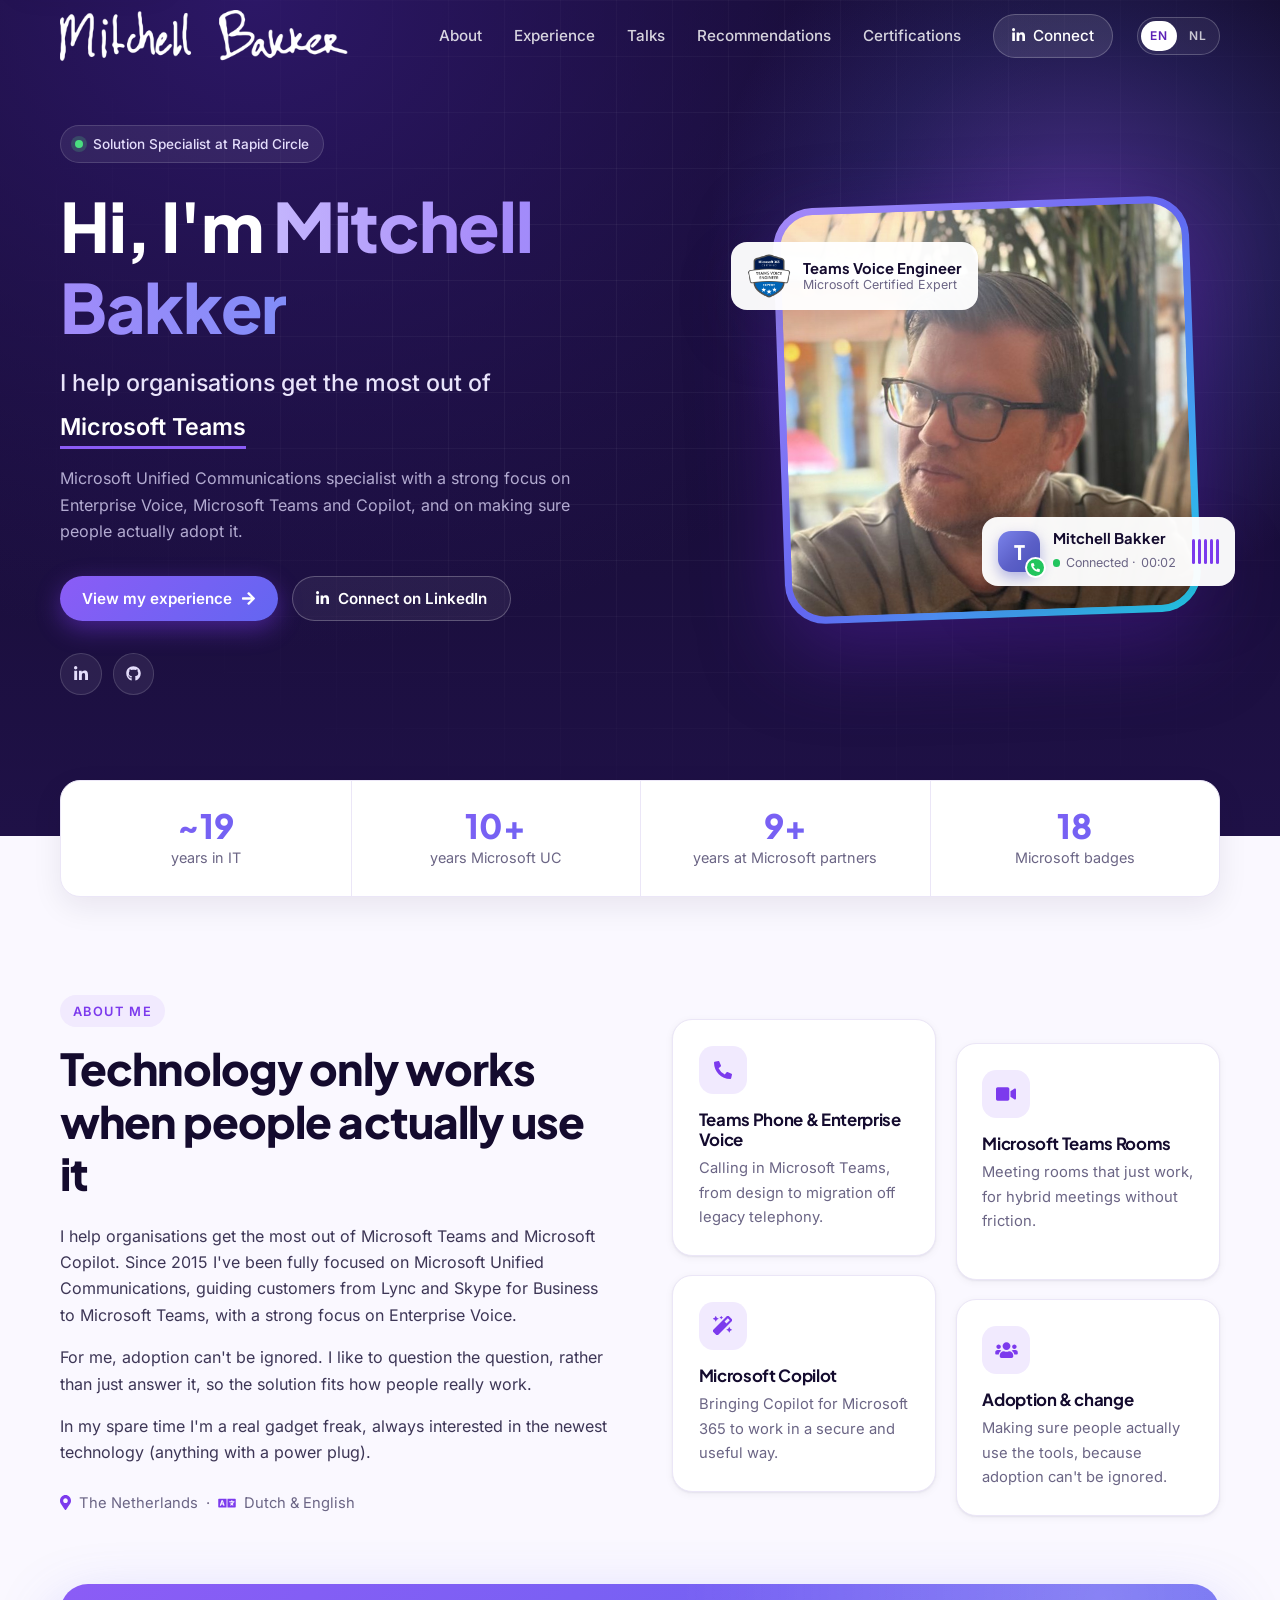
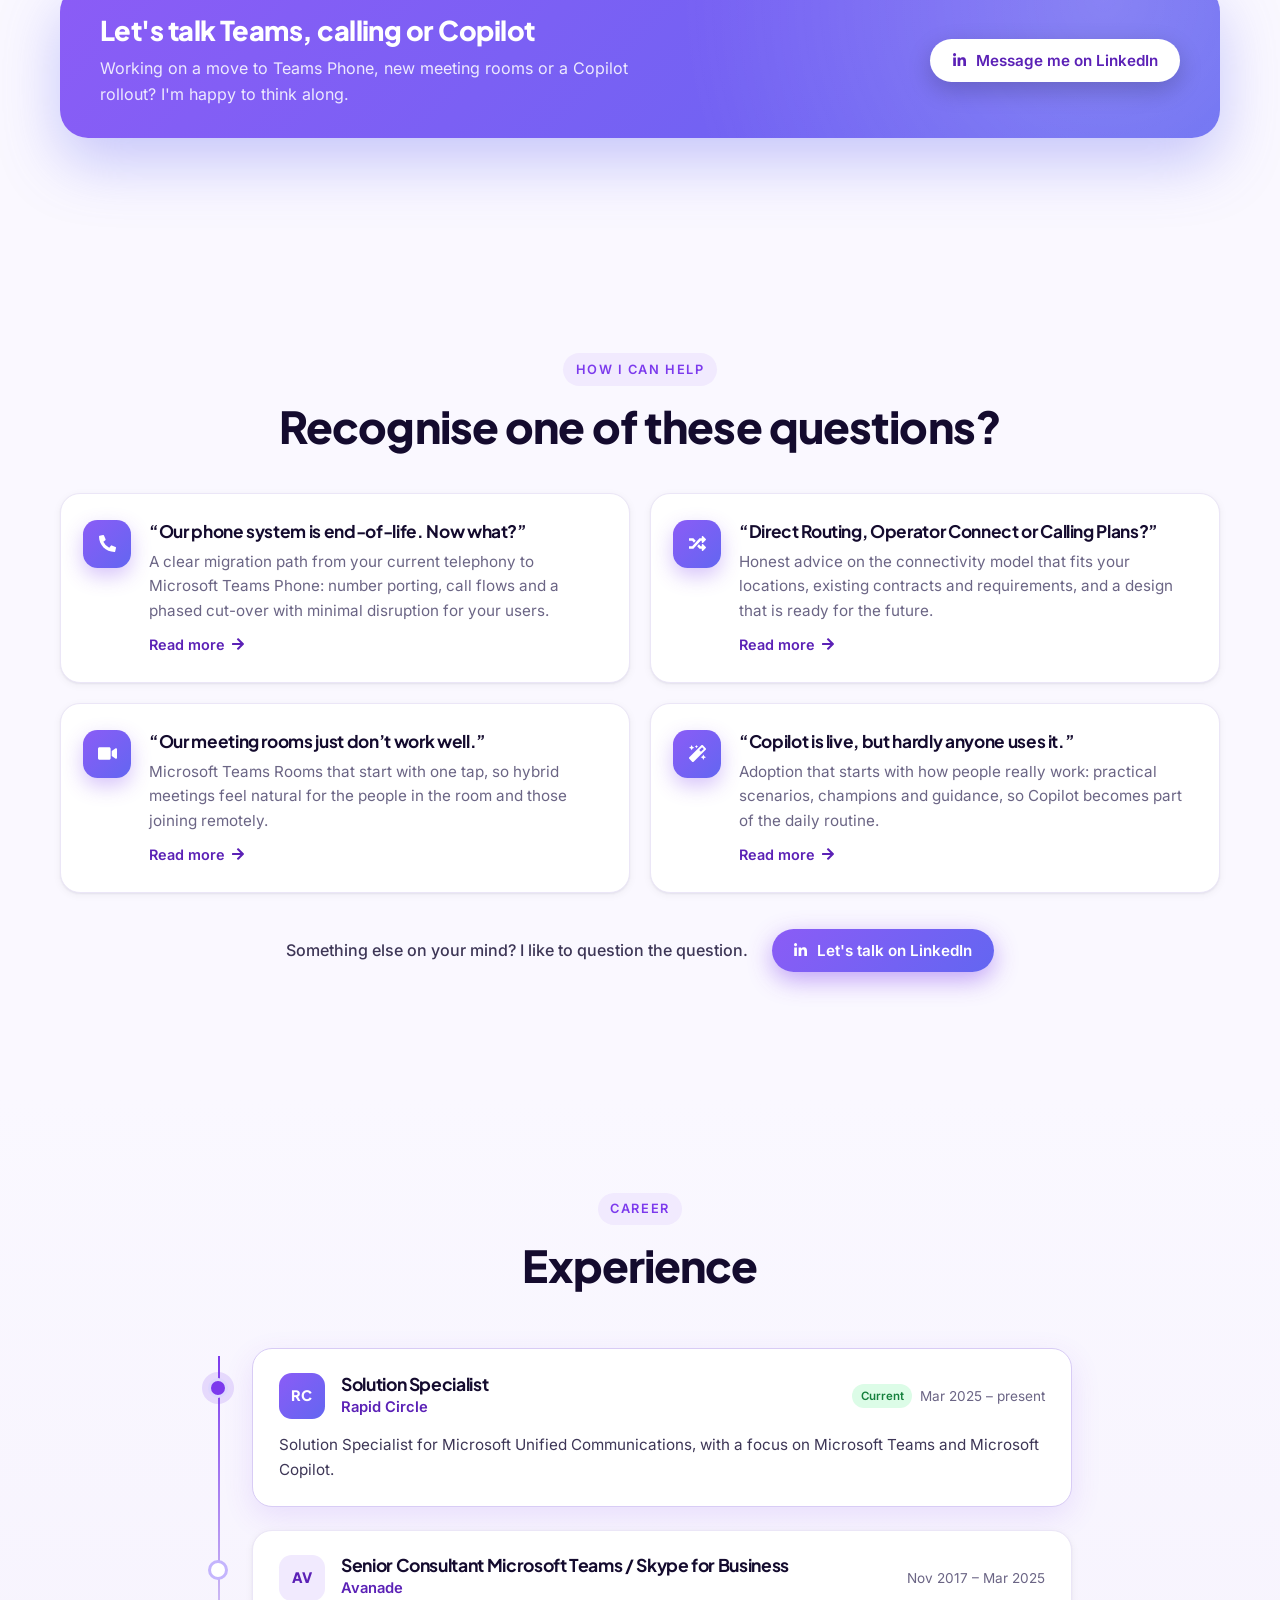
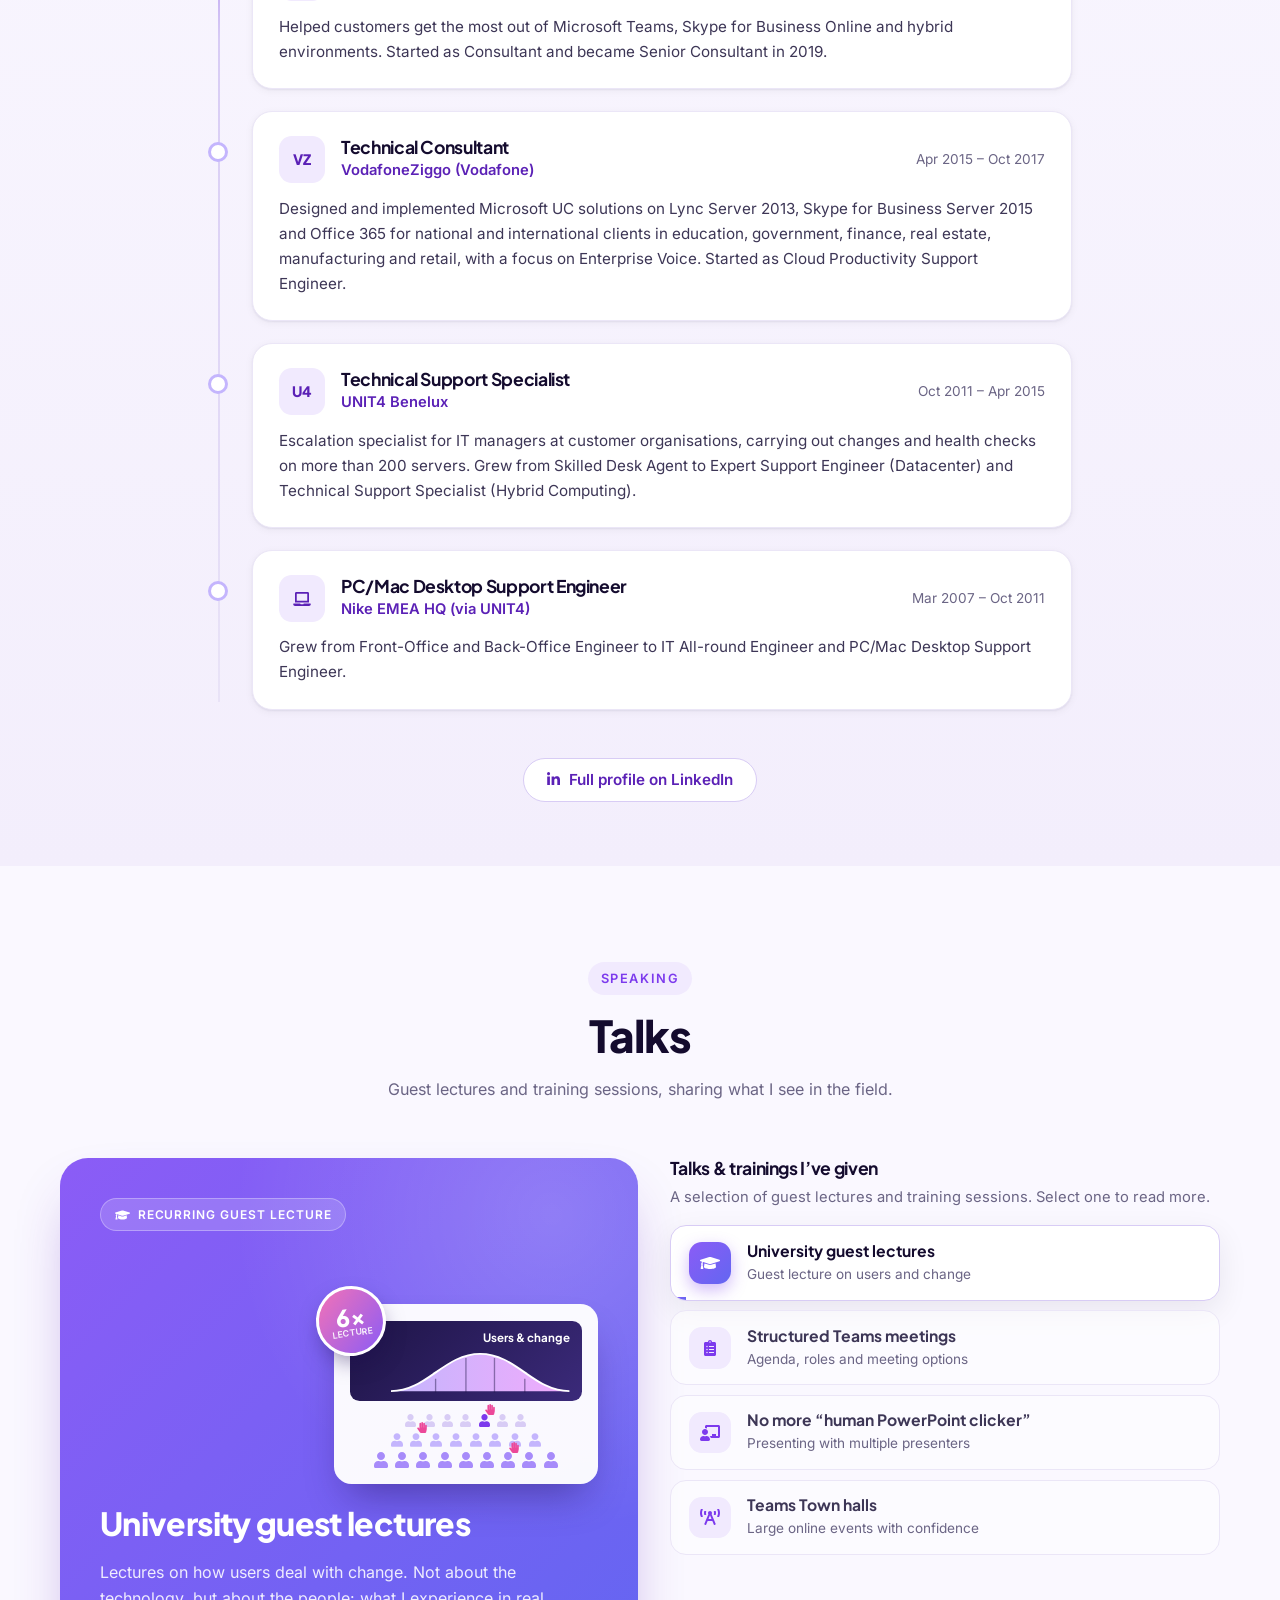
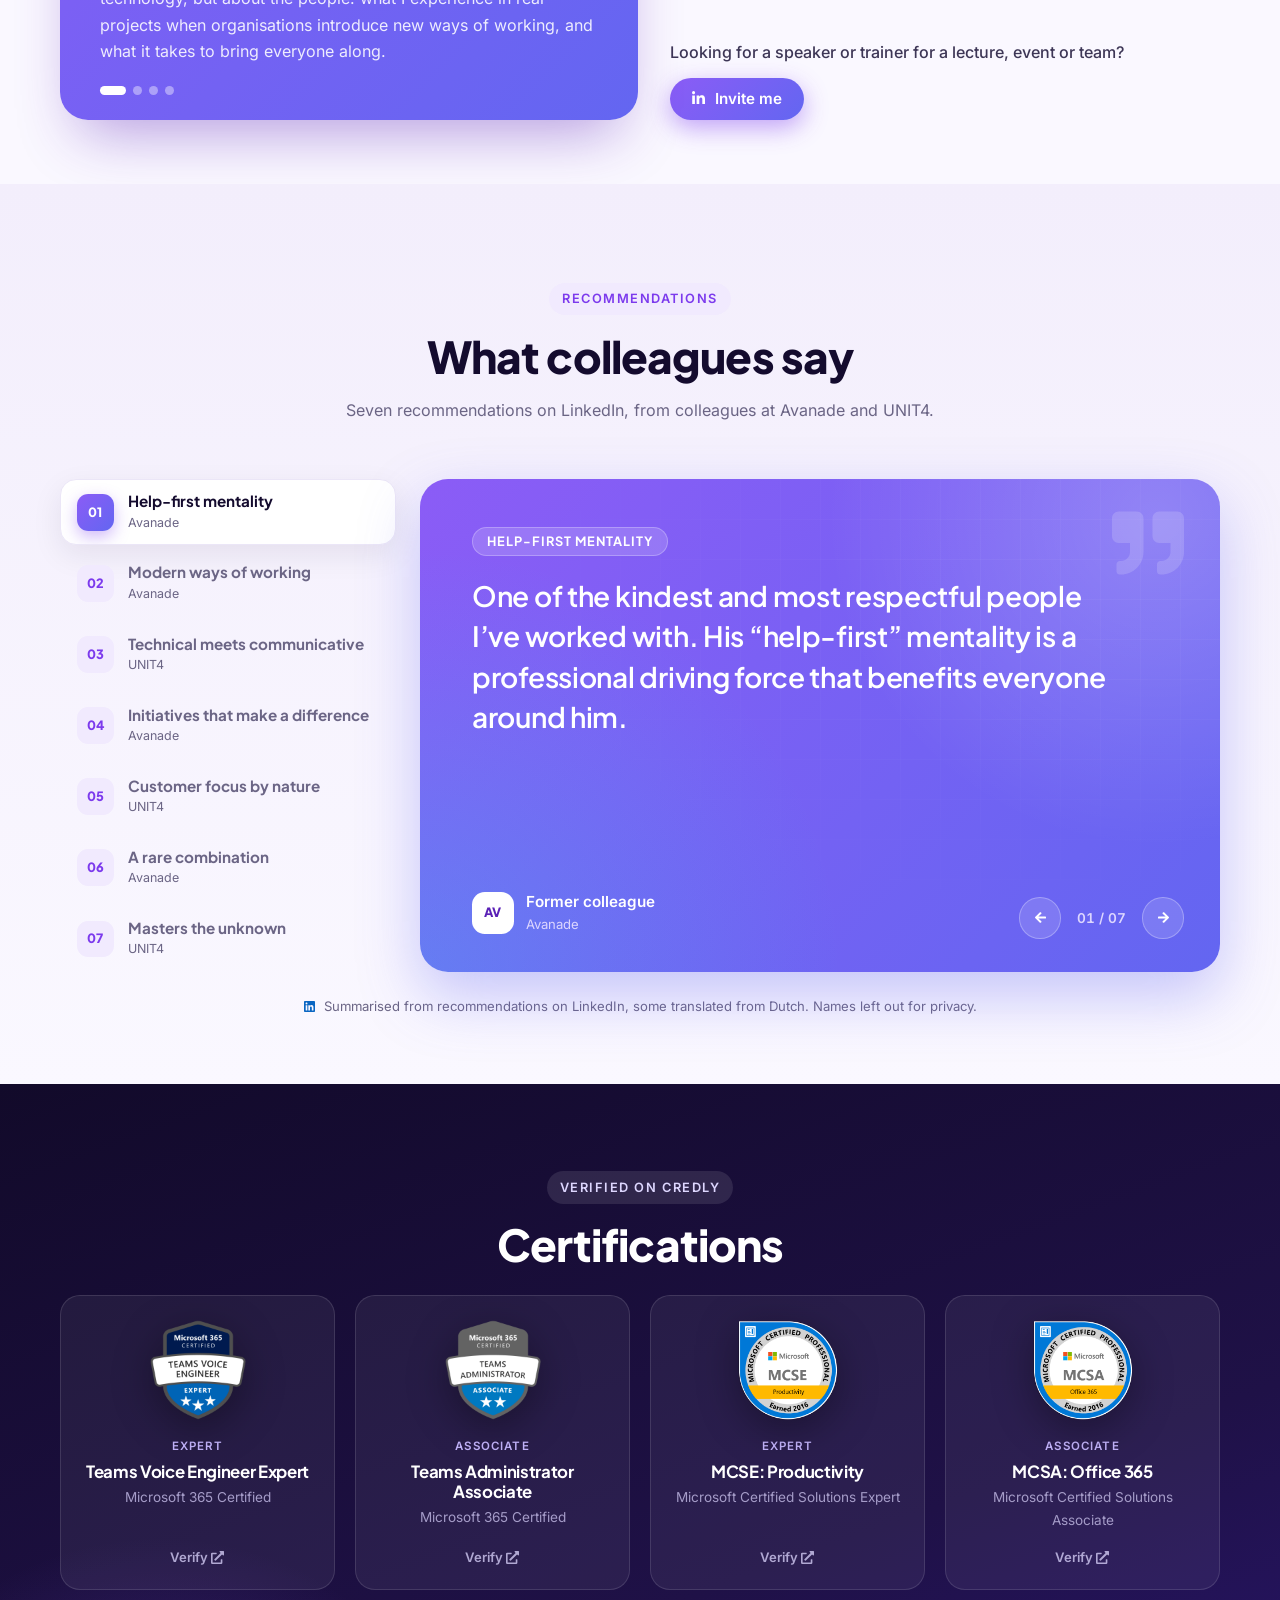
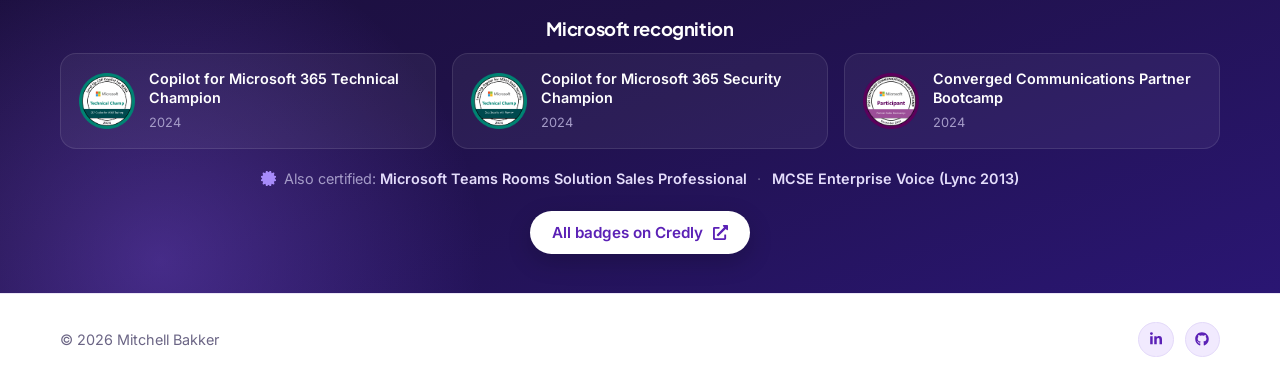
<file: index.html>
<!DOCTYPE html>
<html lang="en">
<head>
    <meta charset="UTF-8">
    <meta name="viewport" content="width=device-width, initial-scale=1.0">
    <title>Mitchell Bakker &ndash; Microsoft Teams &amp; Copilot specialist</title>
    <meta name="description" content="Mitchell Bakker helps organisations get the most out of Microsoft Teams and Copilot. Solution Specialist and certified Teams Voice Engineer Expert.">
    <meta name="referrer" content="strict-origin-when-cross-origin">
    <meta name="theme-color" content="#120a2a">

    <!-- Link previews (LinkedIn, Teams, etc.) -->
    <meta property="og:type" content="website">
    <meta property="og:url" content="https://mitchellbakker.nl/">
    <link rel="canonical" href="https://mitchellbakker.nl/">
    <link rel="alternate" hreflang="en" href="https://mitchellbakker.nl/">
    <link rel="alternate" hreflang="nl" href="https://mitchellbakker.nl/nl/">
    <link rel="alternate" hreflang="x-default" href="https://mitchellbakker.nl/">
    <meta property="og:site_name" content="Mitchell Bakker">
    <meta property="og:locale" content="en_GB">
    <meta property="og:locale:alternate" content="nl_NL">
    <meta property="og:title" content="Mitchell Bakker &ndash; Microsoft Teams &amp; Copilot specialist">
    <meta property="og:description" content="Microsoft Unified Communications specialist at Rapid Circle: Teams Phone, Enterprise Voice, Teams Rooms and Copilot. Certified Teams Voice Engineer Expert with ~20 years in IT.">
    <meta property="og:image" content="https://mitchellbakker.nl/assets/images/og-image.jpg">
    <meta property="og:image:secure_url" content="https://mitchellbakker.nl/assets/images/og-image.jpg">
    <meta property="og:image:type" content="image/jpeg">
    <meta property="og:image:width" content="1200">
    <meta property="og:image:height" content="630">
    <meta property="og:image:alt" content="Mitchell Bakker, Solution Specialist Microsoft Teams &amp; Copilot">
    <meta name="twitter:card" content="summary_large_image">
    <meta name="twitter:title" content="Mitchell Bakker &ndash; Microsoft Teams &amp; Copilot specialist">
    <meta name="twitter:description" content="Microsoft Unified Communications specialist: Teams Phone, Enterprise Voice, Teams Rooms and Copilot.">
    <meta name="twitter:image" content="https://mitchellbakker.nl/assets/images/og-image.jpg">

    <link rel="icon" href="./assets/images/favicon.png" type="image/png">
    <link rel="apple-touch-icon" href="./assets/images/apple-touch-icon.png">

    <link rel="preload" href="./assets/fonts/inter-latin.woff2" as="font" type="font/woff2" crossorigin>
    <link rel="preload" href="./assets/fonts/plus-jakarta-sans-latin.woff2" as="font" type="font/woff2" crossorigin>
    <link rel="stylesheet" href="./assets/css/fonts.css">
    <link rel="stylesheet" href="./assets/css/icons.css?v=20261125a">
    <link rel="stylesheet" href="./assets/css/main.css?v=20261125d">
    <script>document.documentElement.classList.add("js");</script>
    <script type="application/ld+json">
    {
        "@context": "https://schema.org",
        "@graph": [
            {
                "@type": "WebSite",
                "@id": "https://mitchellbakker.nl/#website",
                "url": "https://mitchellbakker.nl/",
                "name": "Mitchell Bakker",
                "inLanguage": ["en", "nl"],
                "publisher": { "@id": "https://mitchellbakker.nl/#person" }
            },
            {
                "@type": "ProfilePage",
                "@id": "https://mitchellbakker.nl/#profile",
                "url": "https://mitchellbakker.nl/",
                "name": "Mitchell Bakker - Microsoft Teams & Copilot specialist",
                "inLanguage": "en",
                "isPartOf": { "@id": "https://mitchellbakker.nl/#website" },
                "mainEntity": { "@id": "https://mitchellbakker.nl/#person" },
                "dateModified": "2026-11-25T12:00:00+01:00"
            },
            {
                "@type": "Person",
                "@id": "https://mitchellbakker.nl/#person",
                "name": "Mitchell Bakker",
                "url": "https://mitchellbakker.nl/",
                "image": "https://mitchellbakker.nl/assets/images/profile.jpg",
                "description": "Solution Specialist Microsoft Teams & Copilot at Rapid Circle and certified Teams Voice Engineer Expert.",
                "jobTitle": "Solution Specialist Microsoft Teams & Copilot",
                "worksFor": { "@type": "Organization", "name": "Rapid Circle", "url": "https://rapidcircle.com/" },
                "address": { "@type": "PostalAddress", "addressCountry": "NL" },
                "knowsLanguage": ["nl", "en"],
                "knowsAbout": ["Microsoft Teams", "Microsoft Teams Phone", "Enterprise Voice", "Direct Routing", "Operator Connect", "Microsoft Teams Rooms", "Microsoft Copilot", "Unified Communications"],
                "sameAs": [
                    "https://www.linkedin.com/in/mitchelljoshuabakker/",
                    "https://github.com/mitchelljb",
                    "https://www.credly.com/users/mitchell-bakker"
                ]
            }
        ]
    }
    </script>
</head>
<body>

<a class="skip-link" href="#main">Skip to content</a>

<!-- ===== Navigation ===== -->
<header class="nav" id="nav">
    <div class="container nav-inner">
        <a href="#top" class="brand" aria-label="Mitchell Bakker, back to top">
            <span class="signature" aria-hidden="true"></span>
        </a>
        <nav class="nav-links" id="navLinks" aria-label="Main">
            <a href="#about">About</a>
            <a href="#experience">Experience</a>
            <a href="#talks">Talks</a>
            <a href="#recommendations">Recommendations</a>
            <a href="#certifications">Certifications</a>
            <a href="https://www.linkedin.com/in/mitchelljoshuabakker/" class="nav-cta" target="_blank" rel="noopener noreferrer">
                <i class="fab fa-linkedin-in" aria-hidden="true"></i> Connect
            </a>
        </nav>
        <div class="lang-switch" role="group" aria-label="Language">
            <a href="/" lang="en" hreflang="en" aria-current="page" aria-label="English">EN</a>
            <a href="/nl/" lang="nl" hreflang="nl" aria-label="Nederlands">NL</a>
        </div>
        <button class="nav-toggle" id="navToggle" aria-label="Open menu" aria-expanded="false" aria-controls="navLinks">
            <i class="fas fa-bars" aria-hidden="true"></i>
        </button>
    </div>
</header>

<main id="main">

<!-- ===== Hero ===== -->
<section class="hero" id="top">
    <div class="hero-glow" aria-hidden="true"></div>
    <div class="container hero-inner">
        <div class="hero-text">
            <span class="eyebrow"><span class="dot" aria-hidden="true"></span> Solution Specialist at Rapid Circle</span>
            <h1>Hi, I'm <span class="gradient-text">Mitchell Bakker</span></h1>
            <p class="hero-lead">
                I help organisations get the most out of
                <span class="rotator" id="rotator" aria-live="polite">Microsoft Teams</span>
            </p>
            <p class="hero-sub">Microsoft Unified Communications specialist with a strong focus on Enterprise Voice, Microsoft Teams and Copilot, and on making sure people actually adopt it.</p>
            <div class="hero-actions">
                <a href="#experience" class="btn btn-primary">View my experience <i class="fas fa-arrow-right" aria-hidden="true"></i></a>
                <a href="https://www.linkedin.com/in/mitchelljoshuabakker/" class="btn btn-ghost" target="_blank" rel="noopener noreferrer"><i class="fab fa-linkedin-in" aria-hidden="true"></i> Connect on LinkedIn</a>
            </div>
            <ul class="socials" aria-label="Social profiles">
                <li><a href="https://www.linkedin.com/in/mitchelljoshuabakker/" aria-label="LinkedIn" target="_blank" rel="noopener noreferrer"><i class="fab fa-linkedin-in" aria-hidden="true"></i></a></li>
                <li><a href="https://github.com/mitchelljb" aria-label="GitHub" target="_blank" rel="noopener noreferrer"><i class="fab fa-github" aria-hidden="true"></i></a></li>
            </ul>
        </div>

        <div class="hero-visual">
            <div class="ring-pulse" aria-hidden="true"><span></span><span></span><span></span></div>
            <div class="photo-frame">
                <img src="./assets/images/profile.jpg" alt="Mitchell Bakker" width="600" height="600">
            </div>
            <div class="float-card float-card-top">
                <img src="./assets/images/badges/teams-voice-engineer-expert.png" alt="" width="44" height="44">
                <div>
                    <strong>Teams Voice Engineer</strong>
                    <span>Microsoft Certified Expert</span>
                </div>
            </div>
            <div class="float-card float-card-bottom call-card" aria-hidden="true">
                <span class="float-icon call-icon"><span class="teams-tile">T</span><i class="fas fa-phone-alt call-badge"></i></span>
                <div>
                    <strong>Mitchell Bakker</strong>
                    <span class="call-status"><span class="live-dot"></span> Connected · <span class="call-timer" id="callTimer">00:00</span></span>
                </div>
                <span class="wave"><i></i><i></i><i></i><i></i><i></i></span>
            </div>
        </div>
    </div>
</section>

<!-- ===== Key figures ===== -->
<section class="stats" aria-label="Key figures">
    <div class="container stats-grid">
        <div class="stat"><span class="stat-num" data-count="20" data-prefix="~">~20</span><span class="stat-label">years in IT</span></div>
        <div class="stat"><span class="stat-num" data-count="10" data-suffix="+">10+</span><span class="stat-label">years Microsoft UC</span></div>
        <div class="stat"><span class="stat-num" data-count="9" data-suffix="+">9+</span><span class="stat-label">years at Microsoft partners</span></div>
        <div class="stat"><span class="stat-num" data-count="19">19</span><span class="stat-label">Microsoft badges</span></div>
    </div>
</section>


<!-- ===== About ===== -->
<section class="section about" id="about">
    <div class="container about-grid">
        <div class="about-text reveal">
            <span class="section-kicker">About me</span>
            <h2 class="section-title">Technology only works when people actually use it</h2>
            <p>I help organisations get the most out of Microsoft Teams and Microsoft Copilot. Since 2015 I've been fully focused on Microsoft Unified Communications, guiding customers from Lync and Skype for Business to Microsoft Teams, with a strong focus on Enterprise Voice.</p>
            <p>For me, adoption can't be ignored. I like to question the question, rather than just answer it, so the solution fits how people really work.</p>
            <p>In my spare time I'm a real gadget freak, always interested in the newest technology (anything with a power plug).</p>
            <p class="about-meta"><i class="fas fa-map-marker-alt" aria-hidden="true"></i> The Netherlands &nbsp;·&nbsp; <i class="fas fa-language" aria-hidden="true"></i> Dutch &amp; English</p>
        </div>

        <div class="focus-grid">
            <article class="focus-card reveal">
                <span class="focus-icon" aria-hidden="true"><i class="fas fa-phone-alt"></i></span>
                <h3>Teams Phone &amp; Enterprise Voice</h3>
                <p>Calling in Microsoft Teams, from design to migration off legacy telephony.</p>
            </article>
            <article class="focus-card reveal">
                <span class="focus-icon" aria-hidden="true"><i class="fas fa-video"></i></span>
                <h3>Microsoft Teams Rooms</h3>
                <p>Meeting rooms that just work, for hybrid meetings without friction.</p>
            </article>
            <article class="focus-card reveal">
                <span class="focus-icon" aria-hidden="true"><i class="fas fa-magic"></i></span>
                <h3>Microsoft Copilot</h3>
                <p>Bringing Copilot for Microsoft 365 to work in a secure and useful way.</p>
            </article>
            <article class="focus-card reveal">
                <span class="focus-icon" aria-hidden="true"><i class="fas fa-users"></i></span>
                <h3>Adoption &amp; change</h3>
                <p>Making sure people actually use the tools, because adoption can't be ignored.</p>
            </article>
        </div>
    </div>

    <div class="container">
        <div class="contact-card about-contact reveal">
            <div>
                <h2>Let's talk Teams, calling or Copilot</h2>
                <p>Working on a move to Teams Phone, new meeting rooms or a Copilot rollout? I'm happy to think along.</p>
            </div>
            <a href="https://www.linkedin.com/in/mitchelljoshuabakker/" class="btn btn-light" target="_blank" rel="noopener noreferrer"><i class="fab fa-linkedin-in" aria-hidden="true"></i> Message me on LinkedIn</a>
        </div>
    </div>
</section>

<!-- ===== How I can help ===== -->
<section class="section help-section" id="help">
    <div class="container help">
        <div class="help-head reveal">
            <span class="section-kicker">How I can help</span>
            <h2 class="section-title" id="helpTitle">Recognise one of these questions?</h2>
        </div>

        <div class="help-grid">
            <article class="help-card reveal">
                <span class="help-icon" aria-hidden="true"><i class="fas fa-phone-alt"></i></span>
                <h3>&ldquo;Our phone system is end-of-life. Now what?&rdquo;</h3>
                <p>A clear migration path from your current telephony to Microsoft Teams Phone: number porting, call flows and a phased cut-over with minimal disruption for your users.</p>
                <a class="help-more" href="/teams-phone/">Read more <i class="fas fa-arrow-right" aria-hidden="true"></i></a>
            </article>
            <article class="help-card reveal">
                <span class="help-icon" aria-hidden="true"><i class="fas fa-random"></i></span>
                <h3>&ldquo;Direct Routing, Operator Connect or Calling Plans?&rdquo;</h3>
                <p>Honest advice on the connectivity model that fits your locations, existing contracts and requirements, and a design that is ready for the future.</p>
                <a class="help-more" href="/teams-phone/">Read more <i class="fas fa-arrow-right" aria-hidden="true"></i></a>
            </article>
            <article class="help-card reveal">
                <span class="help-icon" aria-hidden="true"><i class="fas fa-video"></i></span>
                <h3>&ldquo;Our meeting rooms just don&rsquo;t work well.&rdquo;</h3>
                <p>Microsoft Teams Rooms that start with one tap, so hybrid meetings feel natural for the people in the room and those joining remotely.</p>
                <a class="help-more" href="/teams-rooms/">Read more <i class="fas fa-arrow-right" aria-hidden="true"></i></a>
            </article>
            <article class="help-card reveal">
                <span class="help-icon" aria-hidden="true"><i class="fas fa-magic"></i></span>
                <h3>&ldquo;Copilot is live, but hardly anyone uses it.&rdquo;</h3>
                <p>Adoption that starts with how people really work: practical scenarios, champions and guidance, so Copilot becomes part of the daily routine.</p>
                <a class="help-more" href="/copilot-adoption/">Read more <i class="fas fa-arrow-right" aria-hidden="true"></i></a>
            </article>
        </div>

        <div class="help-cta reveal">
            <p>Something else on your mind? I like to question the question.</p>
            <a href="https://www.linkedin.com/in/mitchelljoshuabakker/" class="btn btn-primary" target="_blank" rel="noopener noreferrer"><i class="fab fa-linkedin-in" aria-hidden="true"></i> Let's talk on LinkedIn</a>
        </div>
    </div>
</section>

<!-- ===== Experience ===== -->
<section class="section experience" id="experience">
    <div class="container">
        <div class="section-head reveal">
            <span class="section-kicker">Career</span>
            <h2 class="section-title">Experience</h2>
        </div>

        <ol class="timeline draw-line">
            <li class="job job-current reveal">
                <div class="job-card">
                    <div class="job-top">
                        <span class="job-logo" aria-hidden="true">RC</span>
                        <div>
                            <h3>Solution Specialist</h3>
                            <p class="job-company">Rapid Circle</p>
                        </div>
                        <span class="job-period"><span class="pill">Current</span> Mar 2025 – present</span>
                    </div>
                    <p>Solution Specialist for Microsoft Unified Communications, with a focus on Microsoft Teams and Microsoft Copilot.</p>
                </div>
            </li>
            <li class="job reveal">
                <div class="job-card">
                    <div class="job-top">
                        <span class="job-logo" aria-hidden="true">AV</span>
                        <div>
                            <h3>Senior Consultant Microsoft Teams / Skype for Business</h3>
                            <p class="job-company">Avanade</p>
                        </div>
                        <span class="job-period">Nov 2017 – Mar 2025</span>
                    </div>
                    <p>Helped customers get the most out of Microsoft Teams, Skype for Business Online and hybrid environments. Started as Consultant and became Senior Consultant in 2019.</p>
                </div>
            </li>
            <li class="job reveal">
                <div class="job-card">
                    <div class="job-top">
                        <span class="job-logo" aria-hidden="true">VZ</span>
                        <div>
                            <h3>Technical Consultant</h3>
                            <p class="job-company">VodafoneZiggo (Vodafone)</p>
                        </div>
                        <span class="job-period">Apr 2015 – Oct 2017</span>
                    </div>
                    <p>Designed and implemented Microsoft UC solutions on Lync Server 2013, Skype for Business Server 2015 and Office 365 for national and international clients in education, government, finance, real estate, manufacturing and retail, with a focus on Enterprise Voice. Started as Cloud Productivity Support Engineer.</p>
                </div>
            </li>
            <li class="job reveal">
                <div class="job-card">
                    <div class="job-top">
                        <span class="job-logo" aria-hidden="true">U4</span>
                        <div>
                            <h3>Technical Support Specialist</h3>
                            <p class="job-company">UNIT4 Benelux</p>
                        </div>
                        <span class="job-period">Oct 2011 – Apr 2015</span>
                    </div>
                    <p>Escalation specialist for IT managers at customer organisations, carrying out changes and health checks on more than 200 servers. Grew from Skilled Desk Agent to Expert Support Engineer (Datacenter) and Technical Support Specialist (Hybrid Computing).</p>
                </div>
            </li>
            <li class="job reveal">
                <div class="job-card">
                    <div class="job-top">
                        <span class="job-logo" aria-hidden="true"><i class="fas fa-laptop"></i></span>
                        <div>
                            <h3>PC/Mac Desktop Support Engineer</h3>
                            <p class="job-company">Nike EMEA HQ (via UNIT4)</p>
                        </div>
                        <span class="job-period">Mar 2007 – Oct 2011</span>
                    </div>
                    <p>Grew from Front-Office and Back-Office Engineer to IT All-round Engineer and PC/Mac Desktop Support Engineer.</p>
                </div>
            </li>
        </ol>

        <div class="center reveal">
            <a href="https://www.linkedin.com/in/mitchelljoshuabakker/" class="btn btn-outline" target="_blank" rel="noopener noreferrer"><i class="fab fa-linkedin-in" aria-hidden="true"></i> Full profile on LinkedIn</a>
        </div>
    </div>
</section>

<!-- ===== Talks ===== -->
<section class="section talks" id="talks">
    <div class="container">
        <div class="section-head reveal">
            <span class="section-kicker">Speaking</span>
            <h2 class="section-title">Talks</h2>
            <p class="section-sub">Guest lectures and training sessions, sharing what I see in the field.</p>
        </div>

        <div class="talks-grid" id="talksCarousel">
            <div class="talk-feature reveal">
                <article class="talk-slide is-active" id="talk-1" role="tabpanel" aria-labelledby="talk-tab-1">
                    <span class="talk-badge"><i class="fas fa-graduation-cap" aria-hidden="true"></i> Recurring guest lecture</span>
                    <div class="talk-visual tv-hall">
                        <span class="tv-stamp"><strong>6&times;</strong><small>lecture</small></span>
                        <div class="tv-projector" aria-hidden="true">
                            <span class="tv-slide-title">Users &amp; change</span>
                            <svg class="tv-curve" viewBox="0 0 200 60" preserveAspectRatio="none" focusable="false">
                                <defs><linearGradient id="tvCurveFill" x1="0" y1="0" x2="1" y2="0"><stop offset="0" stop-color="#c4b5fd"/><stop offset="1" stop-color="#f0abfc"/></linearGradient></defs>
                                <path class="tv-curve-area" d="M0 58 C40 58 60 4 100 4 C140 4 160 58 200 58 Z" fill="url(#tvCurveFill)"/>
                                <path class="tv-curve-line" d="M0 58 C40 58 60 4 100 4 C140 4 160 58 200 58" fill="none" stroke="#fff" stroke-width="2.5"/>
                                <g stroke="rgba(30,20,70,.45)" stroke-width="1.5"><line x1="50" y1="40" x2="50" y2="60"/><line x1="84" y1="10" x2="84" y2="60"/><line x1="116" y1="10" x2="116" y2="60"/><line x1="150" y1="40" x2="150" y2="60"/></g>
                            </svg>
                        </div>
                        <div class="tv-audience" aria-hidden="true"><span><i class="fas fa-user"></i><i class="fas fa-user"></i><i class="fas fa-user"></i><i class="fas fa-user"></i><i class="fas fa-user up"><b class="fas fa-hand-paper"></b></i><i class="fas fa-user"></i><i class="fas fa-user"></i></span><span><i class="fas fa-user"></i><i class="fas fa-user up"><b class="fas fa-hand-paper"></b></i><i class="fas fa-user"></i><i class="fas fa-user"></i><i class="fas fa-user"></i><i class="fas fa-user"></i><i class="fas fa-user"></i><i class="fas fa-user"></i></span><span><i class="fas fa-user"></i><i class="fas fa-user"></i><i class="fas fa-user"></i><i class="fas fa-user"></i><i class="fas fa-user"></i><i class="fas fa-user"></i><i class="fas fa-user up"><b class="fas fa-hand-paper"></b></i><i class="fas fa-user"></i><i class="fas fa-user"></i></span></div>
                    </div>
                    <h3>University guest lectures</h3>
                    <p class="talk-text">Lectures on how users deal with change. Not about the technology, but about the people: what I experience in real projects when organisations introduce new ways of working, and what it takes to bring everyone along.</p>
                </article>
                <article class="talk-slide" id="talk-2" role="tabpanel" aria-labelledby="talk-tab-2">
                    <span class="talk-badge"><i class="fas fa-clipboard-list" aria-hidden="true"></i> Training session</span>
                    <div class="talk-visual" aria-hidden="true">
                        <div class="tv-head"><span class="tv-ico"><i class="fas fa-calendar-alt"></i></span><span><strong>Weekly sync</strong><small>10:00 – 10:30</small></span><span class="tv-pill tv-ok">On time</span></div>
                        <ul class="tv-agenda">
                            <li class="done"><i class="fas fa-check-circle"></i> Welcome &amp; goals</li>
                            <li class="done"><i class="fas fa-check-circle"></i> Decisions</li>
                            <li class="now"><i class="fas fa-dot-circle"></i> Action items</li>
                        </ul>
                        <div class="tv-chips"><span><i class="fas fa-user-tie"></i> Organizer</span><span><i class="fas fa-pen"></i> Note taker</span></div>
                    </div>
                    <h3>Structured Teams meetings</h3>
                    <p class="talk-text">Getting more out of every meeting: preparing with a clear agenda, assigning roles and using the right meeting options, so meetings start on time, stay on track and end with clear outcomes.</p>
                </article>
                <article class="talk-slide" id="talk-3" role="tabpanel" aria-labelledby="talk-tab-3">
                    <span class="talk-badge"><i class="fas fa-chalkboard-teacher" aria-hidden="true"></i> Training session</span>
                    <div class="talk-visual" aria-hidden="true">
                        <div class="tv-screen"><span class="tv-slidenr">Slide 4 / 12</span><span class="tv-bar"></span><span class="tv-bar short"></span></div>
                        <div class="tv-person"><span class="tv-avatar">MB</span><span><strong>Presenting</strong><small>Controls own slides</small></span><span class="tv-pill"><i class="fas fa-mouse-pointer"></i></span></div>
                        <div class="tv-person tv-next"><span class="tv-avatar alt">LS</span><span><strong>Up next</strong><small>Takes over in one click</small></span></div>
                    </div>
                    <h3>No more &ldquo;human PowerPoint clicker&rdquo;</h3>
                    <p class="talk-text">Presenting together without anyone having to say &ldquo;next slide, please&rdquo;. Every presenter takes control of their own part of the presentation, so the hand-overs are smooth and the audience stays engaged.</p>
                </article>
                <article class="talk-slide" id="talk-4" role="tabpanel" aria-labelledby="talk-tab-4">
                    <span class="talk-badge"><i class="fas fa-broadcast-tower" aria-hidden="true"></i> Training session</span>
                    <div class="talk-visual" aria-hidden="true">
                        <div class="tv-head"><span class="tv-live">LIVE</span><span><strong>Town hall</strong><small>All-hands Q4</small></span></div>
                        <p class="tv-big">1,250 <small>attendees</small></p>
                        <div class="tv-wave"><i></i><i></i><i></i><i></i><i></i><i></i><i></i><i></i><i></i><i></i></div>
                        <div class="tv-chips"><span><i class="fas fa-comments"></i> Q&amp;A · 24 questions</span><span><i class="fas fa-heart"></i> 312</span></div>
                    </div>
                    <h3>Teams Town halls</h3>
                    <p class="talk-text">Large online events done right: setting up a town hall, preparing presenters and organisers, and running the event so a large audience gets a professional experience.</p>
                </article>
                <div class="talk-dots"><button class="talk-dot is-active" type="button" tabindex="-1" aria-hidden="true"></button><button class="talk-dot" type="button" tabindex="-1" aria-hidden="true"></button><button class="talk-dot" type="button" tabindex="-1" aria-hidden="true"></button><button class="talk-dot" type="button" tabindex="-1" aria-hidden="true"></button></div>
            </div>

            <div class="talk-side">
                <h3 class="talk-side-title reveal">Talks &amp; trainings I&rsquo;ve given</h3>
                <p class="talk-side-sub reveal">A selection of guest lectures and training sessions. Select one to read more.</p>
                <div class="talk-tabs reveal" role="tablist" aria-label="Talks">
                    <button class="talk-tab is-active" type="button" role="tab" id="talk-tab-1" aria-controls="talk-1" aria-selected="true">
                        <span class="talk-icon" aria-hidden="true"><i class="fas fa-graduation-cap"></i></span>
                        <span class="talk-tab-text"><strong>University guest lectures</strong><small>Guest lecture on users and change</small></span>
                        <span class="talk-progress" aria-hidden="true"></span>
                    </button>
                    <button class="talk-tab" type="button" role="tab" id="talk-tab-2" aria-controls="talk-2" aria-selected="false" tabindex="-1">
                        <span class="talk-icon" aria-hidden="true"><i class="fas fa-clipboard-list"></i></span>
                        <span class="talk-tab-text"><strong>Structured Teams meetings</strong><small>Agenda, roles and meeting options</small></span>
                        <span class="talk-progress" aria-hidden="true"></span>
                    </button>
                    <button class="talk-tab" type="button" role="tab" id="talk-tab-3" aria-controls="talk-3" aria-selected="false" tabindex="-1">
                        <span class="talk-icon" aria-hidden="true"><i class="fas fa-chalkboard-teacher"></i></span>
                        <span class="talk-tab-text"><strong>No more &ldquo;human PowerPoint clicker&rdquo;</strong><small>Presenting with multiple presenters</small></span>
                        <span class="talk-progress" aria-hidden="true"></span>
                    </button>
                    <button class="talk-tab" type="button" role="tab" id="talk-tab-4" aria-controls="talk-4" aria-selected="false" tabindex="-1">
                        <span class="talk-icon" aria-hidden="true"><i class="fas fa-broadcast-tower"></i></span>
                        <span class="talk-tab-text"><strong>Teams Town halls</strong><small>Large online events with confidence</small></span>
                        <span class="talk-progress" aria-hidden="true"></span>
                    </button>
                </div>
                <div class="talk-cta reveal">
                    <p>Looking for a speaker or trainer for a lecture, event or team?</p>
                    <a href="https://www.linkedin.com/in/mitchelljoshuabakker/" class="btn btn-primary" target="_blank" rel="noopener noreferrer"><i class="fab fa-linkedin-in" aria-hidden="true"></i> Invite me</a>
                </div>
            </div>
        </div>
    </div>
</section>

<!-- ===== Recommendations ===== -->
<section class="section recommendations" id="recommendations">
    <div class="container">
        <div class="section-head reveal">
            <span class="section-kicker">Recommendations</span>
            <h2 class="section-title">What colleagues say</h2>
            <p class="section-sub">Seven recommendations on LinkedIn, from colleagues at Avanade and UNIT4.</p>
        </div>

        <div class="reco reveal" id="reco">
            <div class="reco-tabs" role="tablist" aria-label="Recommendations">
                <button class="reco-tab is-active" type="button" role="tab" id="reco-tab-1" aria-controls="reco-1" aria-selected="true">
                    <span class="reco-num">01</span>
                    <span class="reco-tab-text"><strong>Help-first mentality</strong><small>Avanade</small></span>
                    <span class="reco-progress" aria-hidden="true"></span>
                </button>
                <button class="reco-tab" type="button" role="tab" id="reco-tab-2" aria-controls="reco-2" aria-selected="false" tabindex="-1">
                    <span class="reco-num">02</span>
                    <span class="reco-tab-text"><strong>Modern ways of working</strong><small>Avanade</small></span>
                    <span class="reco-progress" aria-hidden="true"></span>
                </button>
                <button class="reco-tab" type="button" role="tab" id="reco-tab-3" aria-controls="reco-3" aria-selected="false" tabindex="-1">
                    <span class="reco-num">03</span>
                    <span class="reco-tab-text"><strong>Technical meets communicative</strong><small>UNIT4</small></span>
                    <span class="reco-progress" aria-hidden="true"></span>
                </button>
                <button class="reco-tab" type="button" role="tab" id="reco-tab-4" aria-controls="reco-4" aria-selected="false" tabindex="-1">
                    <span class="reco-num">04</span>
                    <span class="reco-tab-text"><strong>Initiatives that make a difference</strong><small>Avanade</small></span>
                    <span class="reco-progress" aria-hidden="true"></span>
                </button>
                <button class="reco-tab" type="button" role="tab" id="reco-tab-5" aria-controls="reco-5" aria-selected="false" tabindex="-1">
                    <span class="reco-num">05</span>
                    <span class="reco-tab-text"><strong>Customer focus by nature</strong><small>UNIT4</small></span>
                    <span class="reco-progress" aria-hidden="true"></span>
                </button>
                <button class="reco-tab" type="button" role="tab" id="reco-tab-6" aria-controls="reco-6" aria-selected="false" tabindex="-1">
                    <span class="reco-num">06</span>
                    <span class="reco-tab-text"><strong>A rare combination</strong><small>Avanade</small></span>
                    <span class="reco-progress" aria-hidden="true"></span>
                </button>
                <button class="reco-tab" type="button" role="tab" id="reco-tab-7" aria-controls="reco-7" aria-selected="false" tabindex="-1">
                    <span class="reco-num">07</span>
                    <span class="reco-tab-text"><strong>Masters the unknown</strong><small>UNIT4</small></span>
                    <span class="reco-progress" aria-hidden="true"></span>
                </button>
            </div>

            <div class="reco-stage">
                <span class="reco-mark" aria-hidden="true"><i class="fas fa-quote-right"></i></span>
                <figure class="reco-slide is-active" id="reco-1" role="tabpanel" aria-labelledby="reco-tab-1">
                    <h3>Help-first mentality</h3>
                    <blockquote>One of the kindest and most respectful people I&rsquo;ve worked with. His &ldquo;help-first&rdquo; mentality is a professional driving force that benefits everyone around him.</blockquote>
                    <figcaption><span class="reco-org">AV</span><span><strong>Former colleague</strong><small>Avanade</small></span></figcaption>
                </figure>
                <figure class="reco-slide" id="reco-2" role="tabpanel" aria-labelledby="reco-tab-2">
                    <h3>Modern ways of working</h3>
                    <blockquote>A very skilled consultant, not only in Microsoft Teams, but especially in guiding teams towards modern ways of working. A gentle yet firm trainer.</blockquote>
                    <figcaption><span class="reco-org">AV</span><span><strong>Former colleague</strong><small>Avanade</small></span></figcaption>
                </figure>
                <figure class="reco-slide" id="reco-3" role="tabpanel" aria-labelledby="reco-tab-3">
                    <h3>Technical meets communicative</h3>
                    <blockquote>A living example of the combination of technical and communication skills. He turns problems into challenges.</blockquote>
                    <figcaption><span class="reco-org">U4</span><span><strong>Former colleague</strong><small>UNIT4</small></span></figcaption>
                </figure>
                <figure class="reco-slide" id="reco-4" role="tabpanel" aria-labelledby="reco-tab-4">
                    <h3>Initiatives that make a difference</h3>
                    <blockquote>He asks good questions and is always willing to help. His own initiatives at customers led to breakthroughs more than once.</blockquote>
                    <figcaption><span class="reco-org">AV</span><span><strong>Former colleague</strong><small>Avanade</small></span></figcaption>
                </figure>
                <figure class="reco-slide" id="reco-5" role="tabpanel" aria-labelledby="reco-tab-5">
                    <h3>Customer focus by nature</h3>
                    <blockquote>Customer focus is something he doesn&rsquo;t need to learn; he simply has it. He keeps his agreements and makes no empty promises.</blockquote>
                    <figcaption><span class="reco-org">U4</span><span><strong>Former colleague</strong><small>UNIT4</small></span></figcaption>
                </figure>
                <figure class="reco-slide" id="reco-6" role="tabpanel" aria-labelledby="reco-tab-6">
                    <h3>A rare combination</h3>
                    <blockquote>His technical side in combination with his communication side is quite rare. Always making time, bringing great energy and taking ownership.</blockquote>
                    <figcaption><span class="reco-org">AV</span><span><strong>Former HR colleague</strong><small>Avanade</small></span></figcaption>
                </figure>
                <figure class="reco-slide" id="reco-7" role="tabpanel" aria-labelledby="reco-tab-7">
                    <h3>Masters the unknown</h3>
                    <blockquote>Unknown territory is a challenge he explores with pleasure and passion until he masters it. A reliable and knowledgeable colleague.</blockquote>
                    <figcaption><span class="reco-org">U4</span><span><strong>Former technical colleague</strong><small>UNIT4</small></span></figcaption>
                </figure>
                <div class="reco-nav">
                    <button class="reco-arrow" type="button" id="recoPrev" aria-label="Previous recommendation"><i class="fas fa-arrow-left" aria-hidden="true"></i></button>
                    <span class="reco-count" id="recoCount" aria-hidden="true">01 / 07</span>
                    <button class="reco-arrow" type="button" id="recoNext" aria-label="Next recommendation"><i class="fas fa-arrow-right" aria-hidden="true"></i></button>
                </div>
            </div>
        </div>

        <p class="reco-note reveal"><i class="fab fa-linkedin" aria-hidden="true"></i> Summarised from recommendations on LinkedIn, some translated from Dutch. Names left out for privacy.</p>
    </div>
</section>

<!-- ===== Certifications ===== -->
<section class="section certifications" id="certifications">
    <div class="certs-glow" aria-hidden="true"></div>
    <div class="container">
        <div class="section-head reveal">
            <span class="section-kicker kicker-light">Verified on Credly</span>
            <h2 class="section-title">Certifications</h2>
        </div>

        <div class="cert-grid">
            <a class="cert reveal" href="https://www.credly.com/badges/181684f0-67d7-4929-856a-082e7b8ff54a" target="_blank" rel="noopener noreferrer">
                <img src="./assets/images/badges/teams-voice-engineer-expert.png" alt="Teams Voice Engineer Expert badge" loading="lazy" width="120" height="120">
                <span class="cert-level">Expert</span>
                <h3>Teams Voice Engineer Expert</h3>
                <p>Microsoft 365 Certified</p>
                <span class="cert-link">Verify <i class="fas fa-external-link-alt" aria-hidden="true"></i></span>
            </a>
            <a class="cert reveal" href="https://www.credly.com/badges/367732a5-4a5f-4462-ab70-3dc1d523ff4a" target="_blank" rel="noopener noreferrer">
                <img src="./assets/images/badges/teams-administrator-associate.png" alt="Teams Administrator Associate badge" loading="lazy" width="120" height="120">
                <span class="cert-level">Associate</span>
                <h3>Teams Administrator Associate</h3>
                <p>Microsoft 365 Certified</p>
                <span class="cert-link">Verify <i class="fas fa-external-link-alt" aria-hidden="true"></i></span>
            </a>
            <a class="cert reveal" href="https://www.credly.com/badges/d22a4619-54c8-4c70-91ab-75a980134766" target="_blank" rel="noopener noreferrer">
                <img src="./assets/images/badges/mcse-productivity.png" alt="MCSE: Productivity badge" loading="lazy" width="120" height="120">
                <span class="cert-level">Expert</span>
                <h3>MCSE: Productivity</h3>
                <p>Microsoft Certified Solutions Expert</p>
                <span class="cert-link">Verify <i class="fas fa-external-link-alt" aria-hidden="true"></i></span>
            </a>
            <a class="cert reveal" href="https://www.credly.com/badges/f7c8e473-79fa-46b7-988f-339f30c01029" target="_blank" rel="noopener noreferrer">
                <img src="./assets/images/badges/mcsa-office365.png" alt="MCSA: Office 365 badge" loading="lazy" width="120" height="120">
                <span class="cert-level">Associate</span>
                <h3>MCSA: Office 365</h3>
                <p>Microsoft Certified Solutions Associate</p>
                <span class="cert-link">Verify <i class="fas fa-external-link-alt" aria-hidden="true"></i></span>
            </a>
        </div>

        <h3 class="recognition-title reveal">Microsoft recognition</h3>
        <div class="recognition-grid">
            <a class="recognition reveal" href="https://www.credly.com/badges/03fb0992-9df7-4ef9-8bad-7c4cf33e3658" target="_blank" rel="noopener noreferrer">
                <img src="./assets/images/badges/copilot-technical-champion.png" alt="Copilot for Microsoft 365 Technical Champion badge" loading="lazy" width="56" height="56">
                <div><strong>Copilot for Microsoft 365 Technical Champion</strong><span>2024</span></div>
            </a>
            <a class="recognition reveal" href="https://www.credly.com/badges/a45adf00-aac7-4d8d-9649-2f53030bc73b" target="_blank" rel="noopener noreferrer">
                <img src="./assets/images/badges/copilot-security-champion.png" alt="Copilot for Microsoft 365 Security Champion badge" loading="lazy" width="56" height="56">
                <div><strong>Copilot for Microsoft 365 Security Champion</strong><span>2024</span></div>
            </a>
            <a class="recognition reveal" href="https://www.credly.com/badges/7e3f49d0-f2a8-4c89-b8b0-32f3e580a378" target="_blank" rel="noopener noreferrer">
                <img src="./assets/images/badges/converged-communications-bootcamp.png" alt="Converged Communications Partner Bootcamp badge" loading="lazy" width="56" height="56">
                <div><strong>Converged Communications Partner Bootcamp</strong><span>2024</span></div>
            </a>
        </div>

        <p class="also-certified reveal">
            <i class="fas fa-certificate" aria-hidden="true"></i> Also certified:
            <strong>Microsoft Teams Rooms Solution Sales Professional</strong>
            <span class="sep" aria-hidden="true">·</span>
            <strong>MCSE Enterprise Voice (Lync 2013)</strong>
        </p>

        <div class="center reveal">
            <a href="https://www.credly.com/users/mitchell-bakker" class="btn btn-light" target="_blank" rel="noopener noreferrer">All badges on Credly <i class="fas fa-external-link-alt" aria-hidden="true"></i></a>
        </div>
    </div>
</section>

</main>

<footer class="footer">
    <div class="container footer-inner">
        <p>© <span id="year">2026</span> Mitchell Bakker</p>
        <ul class="socials socials-small" aria-label="Social profiles">
            <li><a href="https://www.linkedin.com/in/mitchelljoshuabakker/" aria-label="LinkedIn" target="_blank" rel="noopener noreferrer"><i class="fab fa-linkedin-in" aria-hidden="true"></i></a></li>
            <li><a href="https://github.com/mitchelljb" aria-label="GitHub" target="_blank" rel="noopener noreferrer"><i class="fab fa-github" aria-hidden="true"></i></a></li>
        </ul>
    </div>
</footer>

<a href="#top" class="to-top" id="toTop" aria-label="Back to top">
    <svg class="to-top-ring" viewBox="0 0 52 52" aria-hidden="true" focusable="false"><circle class="to-top-track" cx="26" cy="26" r="24"/><circle class="to-top-progress" id="toTopProgress" cx="26" cy="26" r="24"/></svg>
    <i class="fas fa-arrow-up" aria-hidden="true"></i>
</a>

<script src="./assets/js/main.js?v=20261125b"></script>
</body>
</html>
</file>
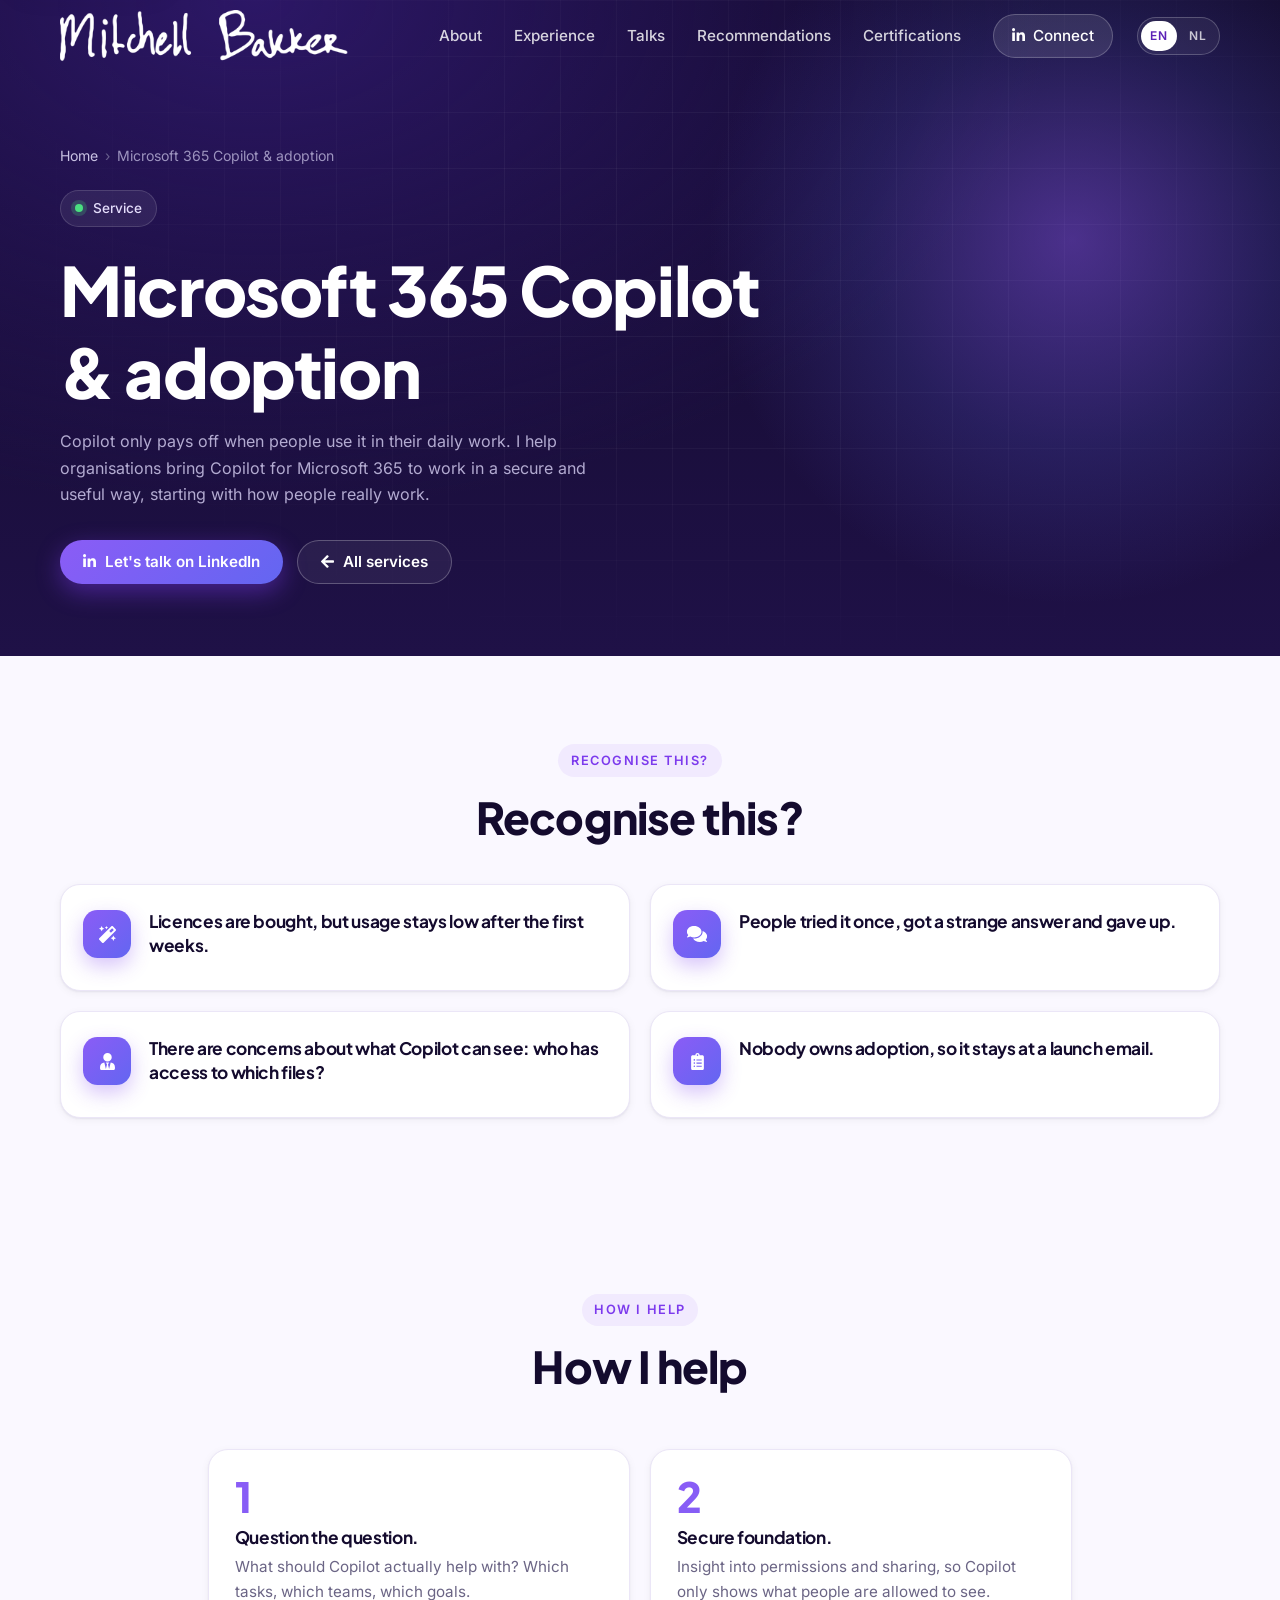
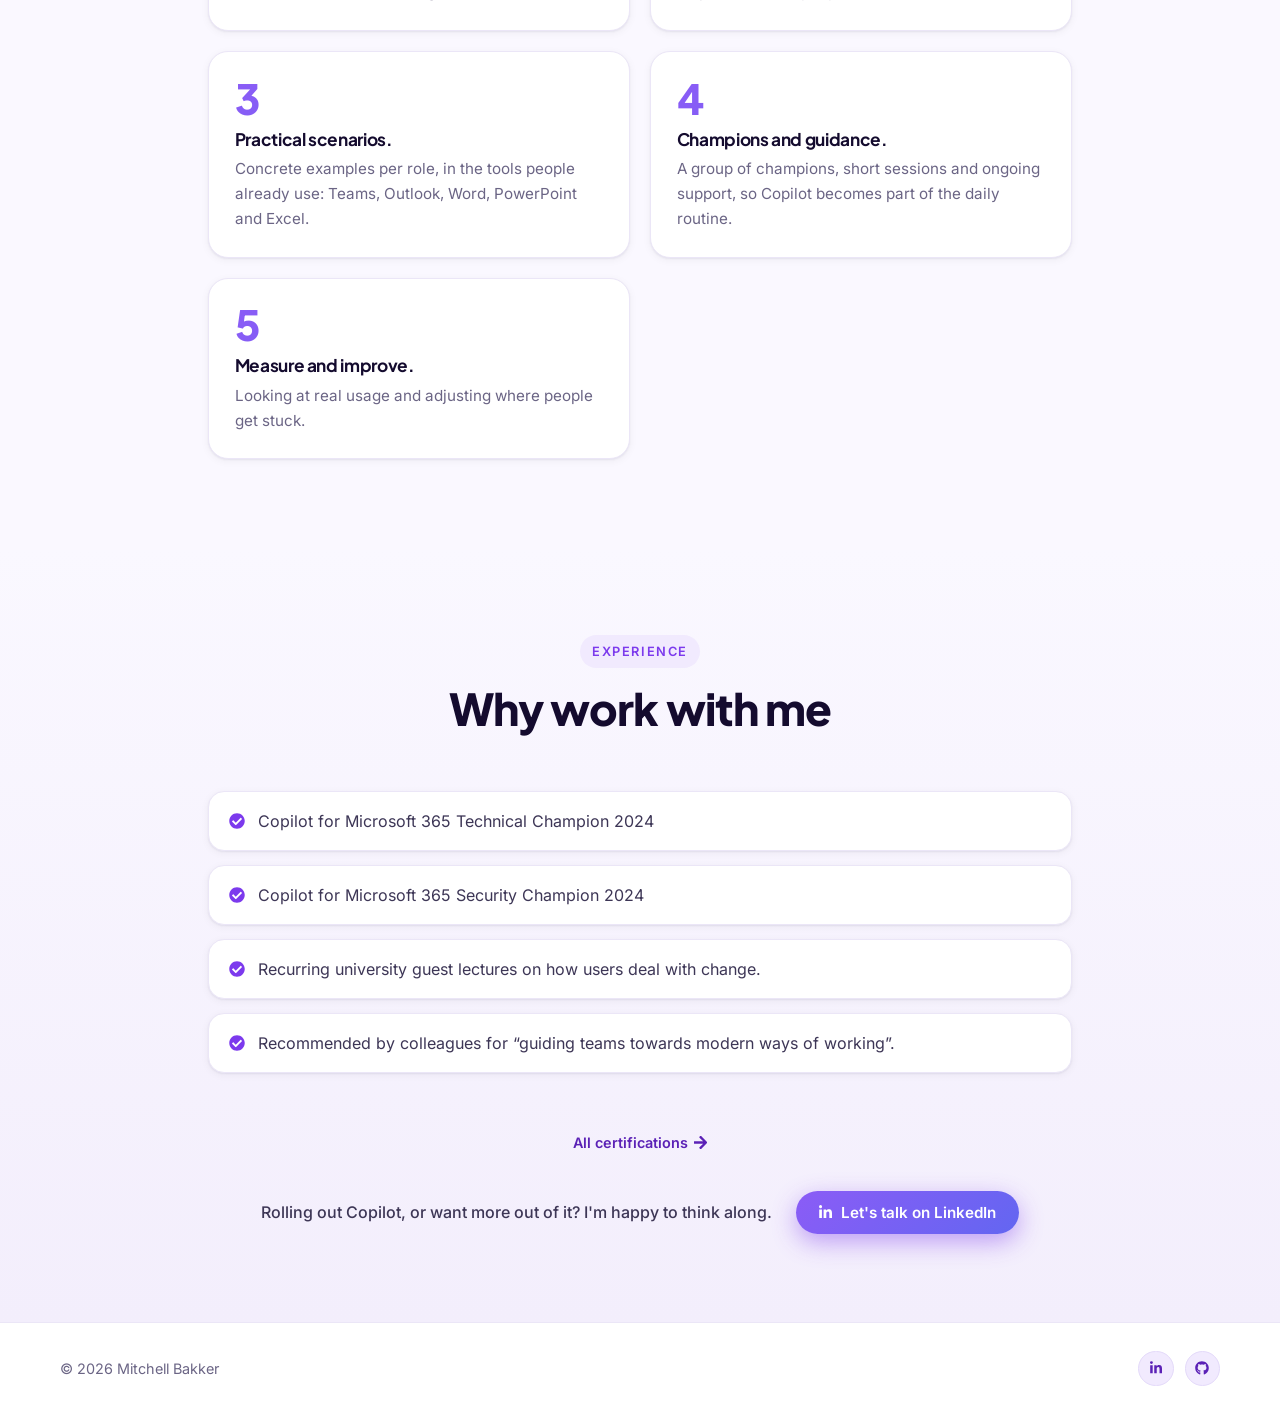
<file: copilot-adoption/index.html>
<!DOCTYPE html>
<html lang="en">
<head>
    <meta charset="UTF-8">
    <meta name="viewport" content="width=device-width, initial-scale=1.0">
    <title>Microsoft 365 Copilot adoption | Mitchell Bakker</title>
    <meta name="description" content="Copilot is live, but hardly anyone uses it? Adoption that starts with how people really work: practical scenarios, champions and guidance, with security in place.">
    <meta name="referrer" content="strict-origin-when-cross-origin">
    <meta name="theme-color" content="#120a2a">

    <!-- Link previews (LinkedIn, Teams, etc.) -->
    <meta property="og:type" content="website">
    <meta property="og:url" content="https://mitchellbakker.nl/copilot-adoption/">
    <link rel="canonical" href="https://mitchellbakker.nl/copilot-adoption/">
    <link rel="alternate" hreflang="en" href="https://mitchellbakker.nl/copilot-adoption/">
    <link rel="alternate" hreflang="nl" href="https://mitchellbakker.nl/nl/copilot-adoptie/">
    <link rel="alternate" hreflang="x-default" href="https://mitchellbakker.nl/copilot-adoption/">
    <meta property="og:site_name" content="Mitchell Bakker">
    <meta property="og:locale" content="en_GB">
    <meta property="og:locale:alternate" content="nl_NL">
    <meta property="og:title" content="Microsoft 365 Copilot adoption | Mitchell Bakker">
    <meta property="og:description" content="Copilot is live, but hardly anyone uses it? Adoption that starts with how people really work: practical scenarios, champions and guidance, with security in place.">
    <meta property="og:image" content="https://mitchellbakker.nl/assets/images/og-image.jpg">
    <meta property="og:image:secure_url" content="https://mitchellbakker.nl/assets/images/og-image.jpg">
    <meta property="og:image:type" content="image/jpeg">
    <meta property="og:image:width" content="1200">
    <meta property="og:image:height" content="630">
    <meta property="og:image:alt" content="Mitchell Bakker, Solution Specialist Microsoft Teams &amp; Copilot">
    <meta name="twitter:card" content="summary_large_image">
    <meta name="twitter:title" content="Microsoft 365 Copilot adoption | Mitchell Bakker">
    <meta name="twitter:description" content="Copilot is live, but hardly anyone uses it? Adoption that starts with how people really work: practical scenarios, champions and guidance, with security in place.">
    <meta name="twitter:image" content="https://mitchellbakker.nl/assets/images/og-image.jpg">

    <link rel="icon" href="/assets/images/favicon.png" type="image/png">
    <link rel="apple-touch-icon" href="/assets/images/apple-touch-icon.png">

    <link rel="preload" href="/assets/fonts/inter-latin.woff2" as="font" type="font/woff2" crossorigin>
    <link rel="preload" href="/assets/fonts/plus-jakarta-sans-latin.woff2" as="font" type="font/woff2" crossorigin>
    <link rel="stylesheet" href="/assets/css/fonts.css">
    <link rel="stylesheet" href="/assets/css/icons.css?v=20261125a">
    <link rel="stylesheet" href="/assets/css/main.css?v=20261125d">
    <script>document.documentElement.classList.add("js");</script>
    <script type="application/ld+json">
    {
        "@context": "https://schema.org",
        "@graph": [
            {
                "@type": "WebPage",
                "url": "https://mitchellbakker.nl/copilot-adoption/",
                "name": "Microsoft 365 Copilot & adoption",
                "inLanguage": "en",
                "isPartOf": { "@id": "https://mitchellbakker.nl/#website" },
                "dateModified": "2026-11-25T12:00:00+01:00"
            },
            {
                "@type": "Service",
                "name": "Microsoft 365 Copilot & adoption",
                "serviceType": "Microsoft 365 Copilot & adoption",
                "description": "Copilot is live, but hardly anyone uses it? Adoption that starts with how people really work: practical scenarios, champions and guidance, with security in place.",
                "provider": { "@id": "https://mitchellbakker.nl/#person" },
                "areaServed": { "@type": "Country", "name": "Netherlands" },
                "url": "https://mitchellbakker.nl/copilot-adoption/"
            },
            {
                "@type": "BreadcrumbList",
                "itemListElement": [
                    { "@type": "ListItem", "position": 1, "name": "Home", "item": "https://mitchellbakker.nl/" },
                    { "@type": "ListItem", "position": 2, "name": "Microsoft 365 Copilot & adoption", "item": "https://mitchellbakker.nl/copilot-adoption/" }
                ]
            }
        ]
    }
    </script>
</head>
<body>

<a class="skip-link" href="#main">Skip to content</a>

<!-- ===== Navigation ===== -->
<header class="nav" id="nav">
    <div class="container nav-inner">
        <a href="/" class="brand" aria-label="Mitchell Bakker, home">
            <span class="signature" aria-hidden="true"></span>
        </a>
        <nav class="nav-links" id="navLinks" aria-label="Main">
            <a href="/#about">About</a>
            <a href="/#experience">Experience</a>
            <a href="/#talks">Talks</a>
            <a href="/#recommendations">Recommendations</a>
            <a href="/#certifications">Certifications</a>
            <a href="https://www.linkedin.com/in/mitchelljoshuabakker/" class="nav-cta" target="_blank" rel="noopener noreferrer">
                <i class="fab fa-linkedin-in" aria-hidden="true"></i> Connect
            </a>
        </nav>
        <div class="lang-switch" role="group" aria-label="Language">
            <a href="/copilot-adoption/" lang="en" hreflang="en" aria-current="page" aria-label="English">EN</a>
            <a href="/nl/copilot-adoptie/" lang="nl" hreflang="nl" aria-label="Nederlands">NL</a>
        </div>
        <button class="nav-toggle" id="navToggle" aria-label="Open menu" aria-expanded="false" aria-controls="navLinks">
            <i class="fas fa-bars" aria-hidden="true"></i>
        </button>
    </div>
</header>

<main id="main">

<!-- ===== Hero ===== -->
<section class="hero hero-service" id="top">
    <div class="hero-glow" aria-hidden="true"></div>
    <div class="container">
        <div class="hero-service-text">
            <nav class="breadcrumb" aria-label="Breadcrumb">
                <a href="/">Home</a>
                <span class="breadcrumb-sep" aria-hidden="true">&rsaquo;</span>
                <span aria-current="page">Microsoft 365 Copilot &amp; adoption</span>
            </nav>
            <span class="eyebrow"><span class="dot" aria-hidden="true"></span> Service</span>
            <h1>Microsoft 365 Copilot &amp; adoption</h1>
            <p class="hero-sub">Copilot only pays off when people use it in their daily work. I help organisations bring Copilot for Microsoft 365 to work in a secure and useful way, starting with how people really work.</p>
            <div class="hero-actions">
                <a href="https://www.linkedin.com/in/mitchelljoshuabakker/" class="btn btn-primary" target="_blank" rel="noopener noreferrer"><i class="fab fa-linkedin-in" aria-hidden="true"></i> Let's talk on LinkedIn</a>
                <a href="/#help" class="btn btn-ghost"><i class="fas fa-arrow-left" aria-hidden="true"></i> All services</a>
            </div>
        </div>
    </div>
</section>

<!-- ===== Recognise this? ===== -->
<section class="section help-section">
    <div class="container help">
        <div class="help-head reveal">
            <span class="section-kicker">Recognise this?</span>
            <h2 class="section-title">Recognise this?</h2>
        </div>

        <div class="help-grid">
            <article class="help-card reveal">
                <span class="help-icon" aria-hidden="true"><i class="fas fa-magic"></i></span>
                <h3>Licences are bought, but usage stays low after the first weeks.</h3>
            </article>
            <article class="help-card reveal">
                <span class="help-icon" aria-hidden="true"><i class="fas fa-comments"></i></span>
                <h3>People tried it once, got a strange answer and gave up.</h3>
            </article>
            <article class="help-card reveal">
                <span class="help-icon" aria-hidden="true"><i class="fas fa-user-tie"></i></span>
                <h3>There are concerns about what Copilot can see: who has access to which files?</h3>
            </article>
            <article class="help-card reveal">
                <span class="help-icon" aria-hidden="true"><i class="fas fa-clipboard-list"></i></span>
                <h3>Nobody owns adoption, so it stays at a launch email.</h3>
            </article>
        </div>
    </div>
</section>

<!-- ===== How I help ===== -->
<section class="section">
    <div class="container">
        <div class="section-head reveal">
            <span class="section-kicker">How I help</span>
            <h2 class="section-title">How I help</h2>
        </div>

        <ol class="steps">
            <li class="reveal">
                <h3>Question the question.</h3>
                <p>What should Copilot actually help with? Which tasks, which teams, which goals.</p>
            </li>
            <li class="reveal">
                <h3>Secure foundation.</h3>
                <p>Insight into permissions and sharing, so Copilot only shows what people are allowed to see.</p>
            </li>
            <li class="reveal">
                <h3>Practical scenarios.</h3>
                <p>Concrete examples per role, in the tools people already use: Teams, Outlook, Word, PowerPoint and Excel.</p>
            </li>
            <li class="reveal">
                <h3>Champions and guidance.</h3>
                <p>A group of champions, short sessions and ongoing support, so Copilot becomes part of the daily routine.</p>
            </li>
            <li class="reveal">
                <h3>Measure and improve.</h3>
                <p>Looking at real usage and adjusting where people get stuck.</p>
            </li>
        </ol>
    </div>
</section>

<!-- ===== Experience and closing ===== -->
<section class="section experience">
    <div class="container">
        <div class="section-head reveal">
            <span class="section-kicker">Experience</span>
            <h2 class="section-title">Why work with me</h2>
        </div>

        <ul class="proof reveal">
            <li><i class="fas fa-check-circle" aria-hidden="true"></i> Copilot for Microsoft 365 Technical Champion 2024</li>
            <li><i class="fas fa-check-circle" aria-hidden="true"></i> Copilot for Microsoft 365 Security Champion 2024</li>
            <li><i class="fas fa-check-circle" aria-hidden="true"></i> Recurring university guest lectures on how users deal with change.</li>
            <li><i class="fas fa-check-circle" aria-hidden="true"></i> Recommended by colleagues for &ldquo;guiding teams towards modern ways of working&rdquo;.</li>
        </ul>

        <div class="center reveal">
            <a href="/#certifications" class="help-more">All certifications <i class="fas fa-arrow-right" aria-hidden="true"></i></a>
        </div>

        <div class="help-cta reveal">
            <p>Rolling out Copilot, or want more out of it? I'm happy to think along.</p>
            <a href="https://www.linkedin.com/in/mitchelljoshuabakker/" class="btn btn-primary" target="_blank" rel="noopener noreferrer"><i class="fab fa-linkedin-in" aria-hidden="true"></i> Let's talk on LinkedIn</a>
        </div>
    </div>
</section>

</main>

<footer class="footer">
    <div class="container footer-inner">
        <p>© <span id="year">2026</span> Mitchell Bakker</p>
        <ul class="socials socials-small" aria-label="Social profiles">
            <li><a href="https://www.linkedin.com/in/mitchelljoshuabakker/" aria-label="LinkedIn" target="_blank" rel="noopener noreferrer"><i class="fab fa-linkedin-in" aria-hidden="true"></i></a></li>
            <li><a href="https://github.com/mitchelljb" aria-label="GitHub" target="_blank" rel="noopener noreferrer"><i class="fab fa-github" aria-hidden="true"></i></a></li>
        </ul>
    </div>
</footer>

<a href="#top" class="to-top" id="toTop" aria-label="Back to top">
    <svg class="to-top-ring" viewBox="0 0 52 52" aria-hidden="true" focusable="false"><circle class="to-top-track" cx="26" cy="26" r="24"/><circle class="to-top-progress" id="toTopProgress" cx="26" cy="26" r="24"/></svg>
    <i class="fas fa-arrow-up" aria-hidden="true"></i>
</a>

<script src="/assets/js/main.js?v=20261125b"></script>
</body>
</html>
</file>
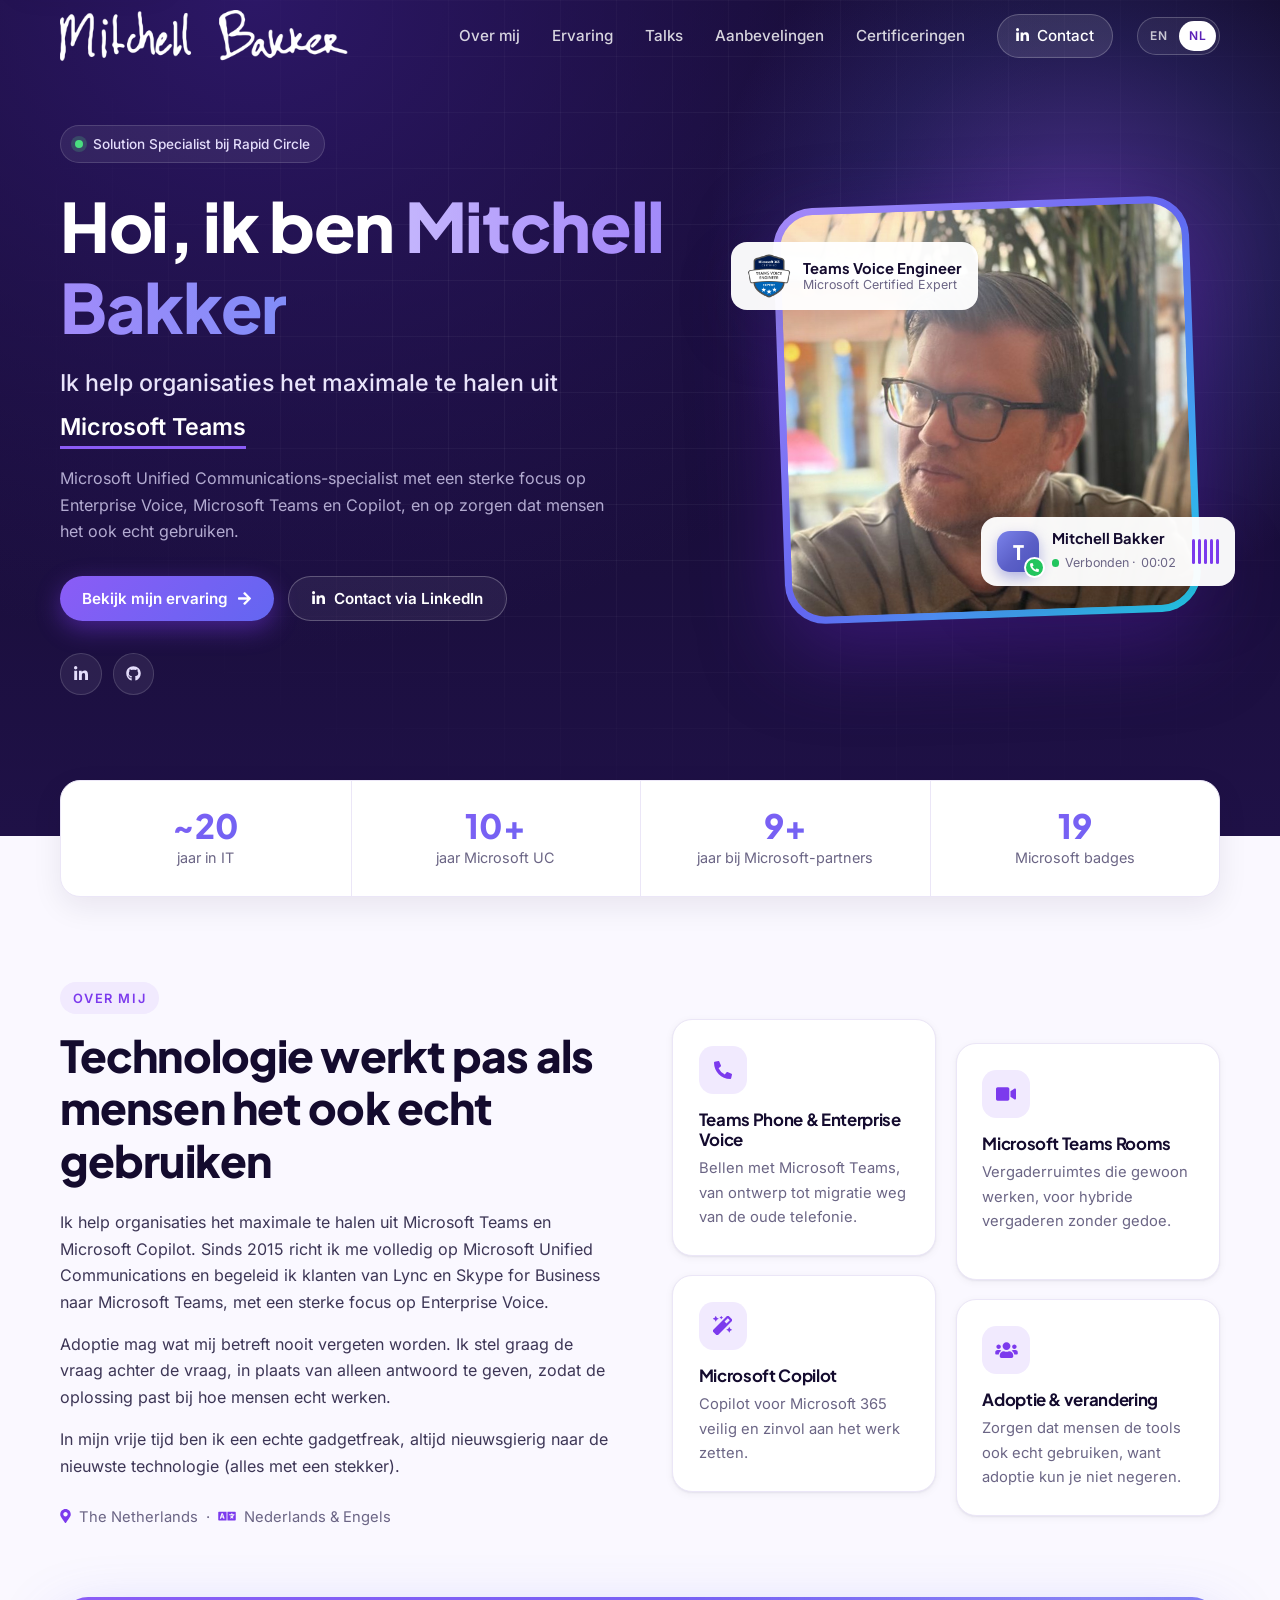
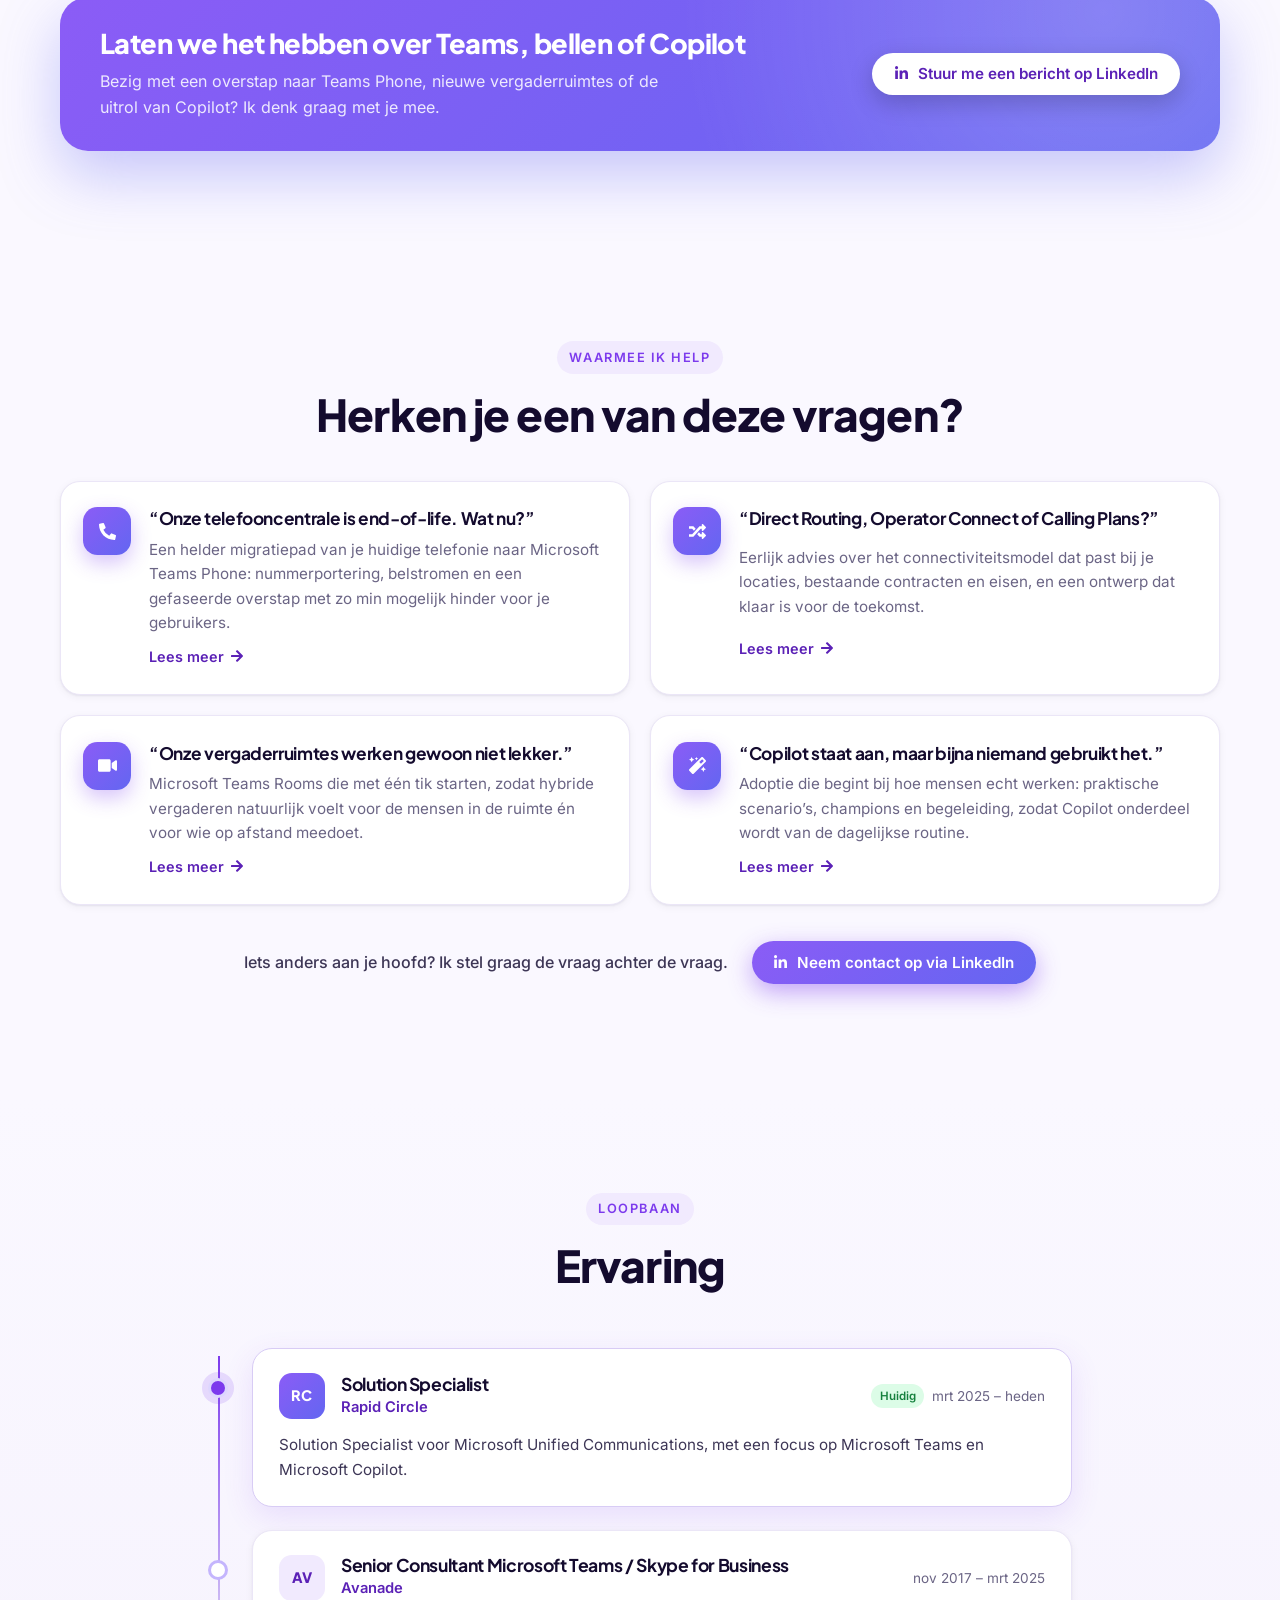
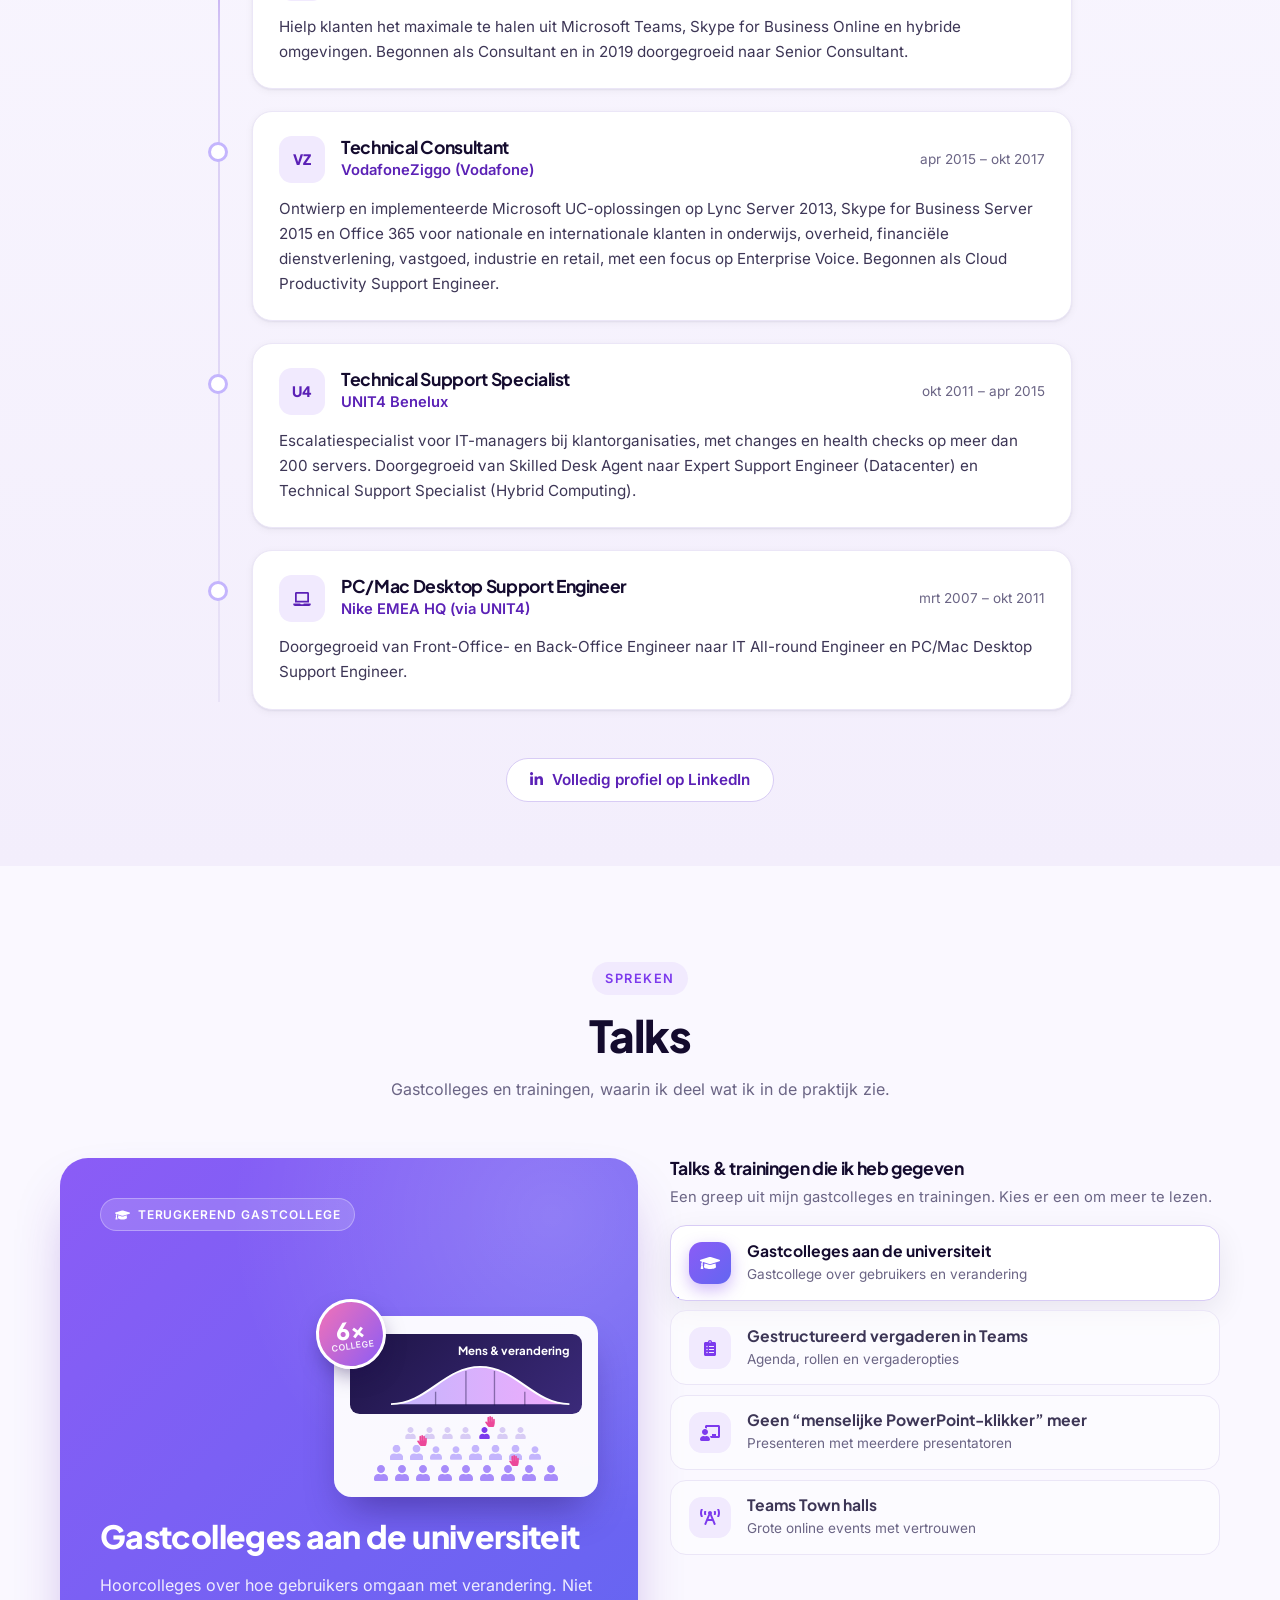
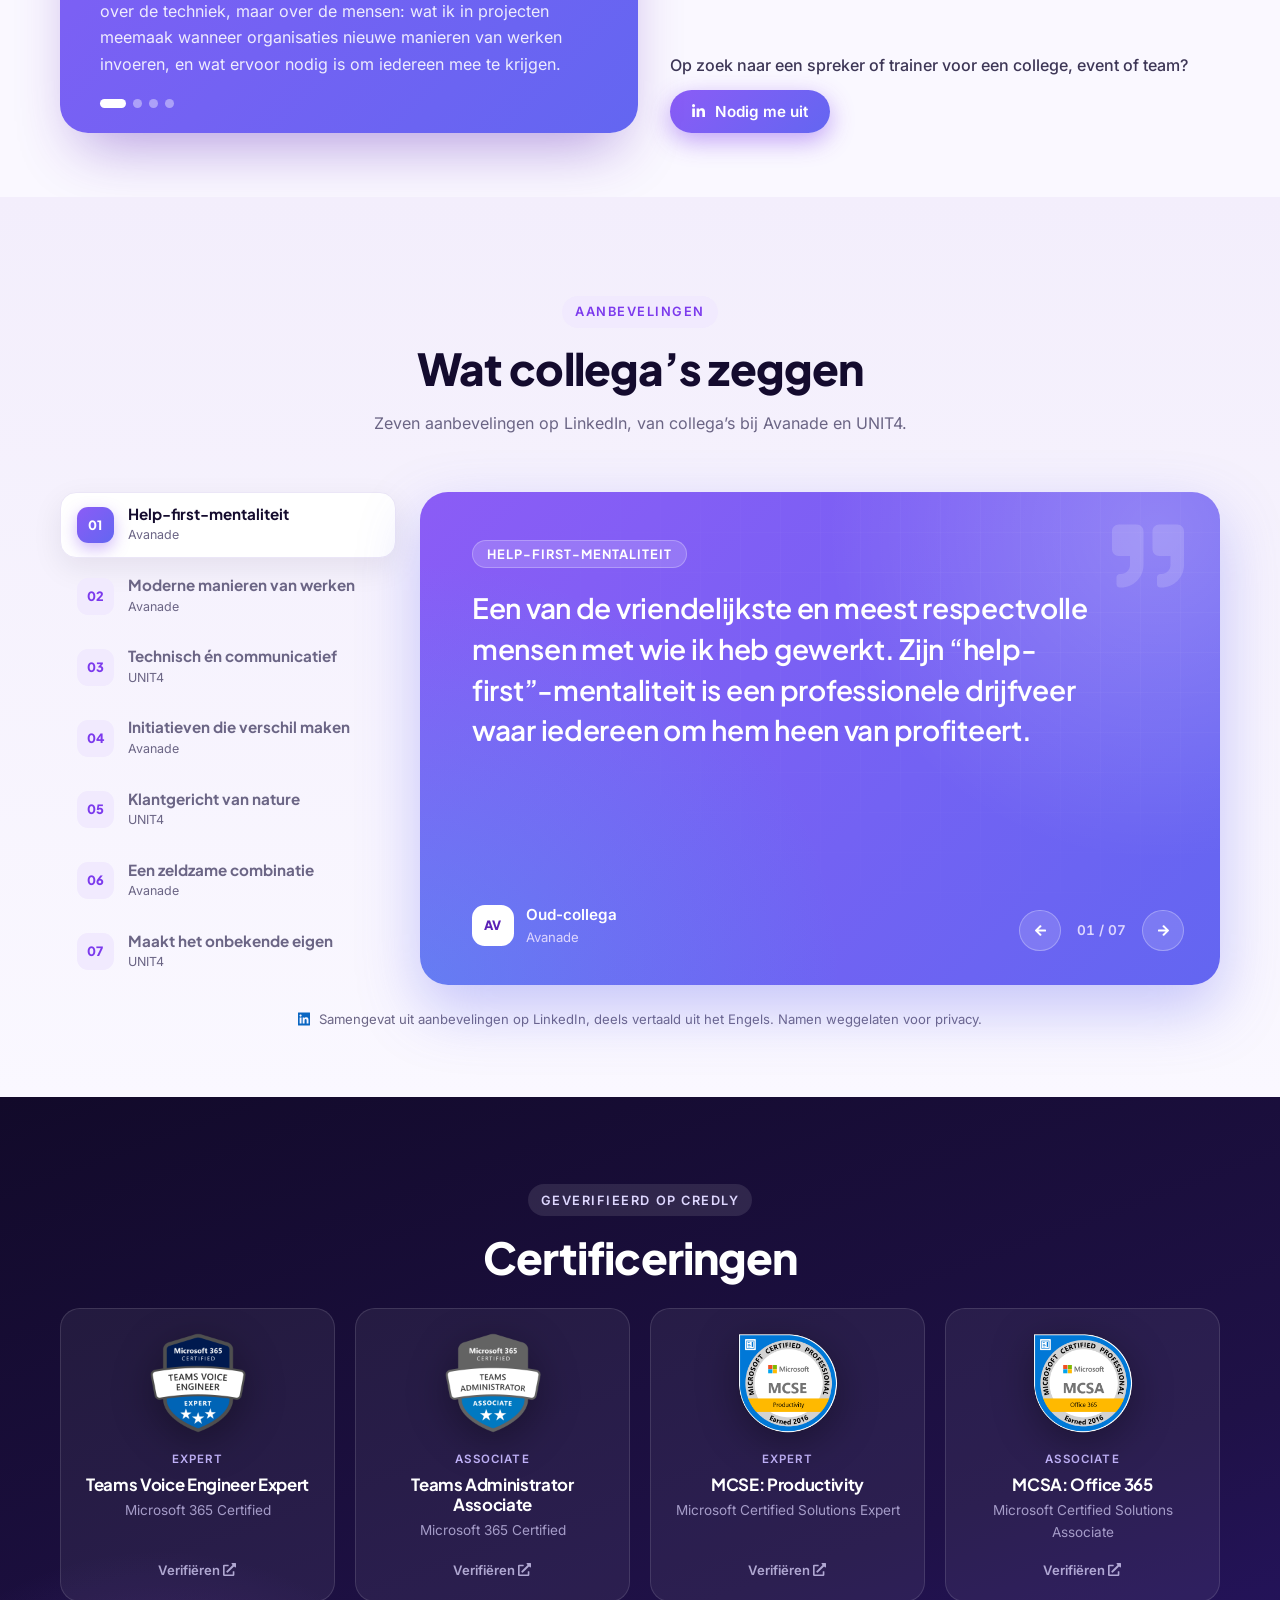
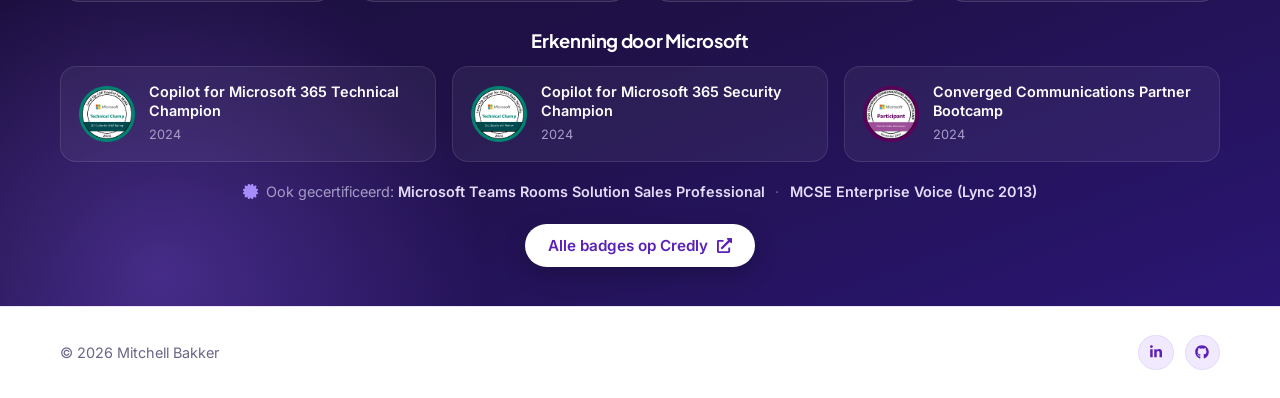
<file: nl/index.html>
<!DOCTYPE html>
<html lang="nl">
<head>
    <meta charset="UTF-8">
    <meta name="viewport" content="width=device-width, initial-scale=1.0">
    <title>Mitchell Bakker &ndash; specialist Microsoft Teams &amp; Copilot</title>
    <meta name="description" content="Mitchell Bakker helpt organisaties het maximale te halen uit Microsoft Teams en Copilot. Solution Specialist en gecertificeerd Teams Voice Engineer Expert.">
    <meta name="referrer" content="strict-origin-when-cross-origin">
    <meta name="theme-color" content="#120a2a">

    <!-- Link previews (LinkedIn, Teams, etc.) -->
    <meta property="og:type" content="website">
    <meta property="og:url" content="https://mitchellbakker.nl/nl/">
    <link rel="canonical" href="https://mitchellbakker.nl/nl/">
    <link rel="alternate" hreflang="en" href="https://mitchellbakker.nl/">
    <link rel="alternate" hreflang="nl" href="https://mitchellbakker.nl/nl/">
    <link rel="alternate" hreflang="x-default" href="https://mitchellbakker.nl/">
    <meta property="og:site_name" content="Mitchell Bakker">
    <meta property="og:locale" content="nl_NL">
    <meta property="og:locale:alternate" content="en_GB">
    <meta property="og:title" content="Mitchell Bakker &ndash; specialist Microsoft Teams &amp; Copilot">
    <meta property="og:description" content="Microsoft Unified Communications-specialist bij Rapid Circle: Teams Phone, Enterprise Voice, Teams Rooms en Copilot. Gecertificeerd Teams Voice Engineer Expert met ~20 jaar ervaring in IT.">
    <meta property="og:image" content="https://mitchellbakker.nl/assets/images/og-image.jpg">
    <meta property="og:image:secure_url" content="https://mitchellbakker.nl/assets/images/og-image.jpg">
    <meta property="og:image:type" content="image/jpeg">
    <meta property="og:image:width" content="1200">
    <meta property="og:image:height" content="630">
    <meta property="og:image:alt" content="Mitchell Bakker, Solution Specialist Microsoft Teams &amp; Copilot">
    <meta name="twitter:card" content="summary_large_image">
    <meta name="twitter:title" content="Mitchell Bakker &ndash; specialist Microsoft Teams &amp; Copilot">
    <meta name="twitter:description" content="Microsoft Unified Communications-specialist: Teams Phone, Enterprise Voice, Teams Rooms en Copilot.">
    <meta name="twitter:image" content="https://mitchellbakker.nl/assets/images/og-image.jpg">

    <link rel="icon" href="/assets/images/favicon.png" type="image/png">
    <link rel="apple-touch-icon" href="/assets/images/apple-touch-icon.png">

    <link rel="preload" href="/assets/fonts/inter-latin.woff2" as="font" type="font/woff2" crossorigin>
    <link rel="preload" href="/assets/fonts/plus-jakarta-sans-latin.woff2" as="font" type="font/woff2" crossorigin>
    <link rel="stylesheet" href="/assets/css/fonts.css">
    <link rel="stylesheet" href="/assets/css/icons.css?v=20261125a">
    <link rel="stylesheet" href="/assets/css/main.css?v=20261125d">
    <script>document.documentElement.classList.add("js");</script>
    <script type="application/ld+json">
    {
        "@context": "https://schema.org",
        "@graph": [
            {
                "@type": "WebSite",
                "@id": "https://mitchellbakker.nl/#website",
                "url": "https://mitchellbakker.nl/",
                "name": "Mitchell Bakker",
                "inLanguage": ["en", "nl"],
                "publisher": { "@id": "https://mitchellbakker.nl/#person" }
            },
            {
                "@type": "ProfilePage",
                "@id": "https://mitchellbakker.nl/nl/#profile",
                "url": "https://mitchellbakker.nl/nl/",
                "name": "Mitchell Bakker - specialist Microsoft Teams & Copilot",
                "inLanguage": "nl",
                "isPartOf": { "@id": "https://mitchellbakker.nl/#website" },
                "mainEntity": { "@id": "https://mitchellbakker.nl/#person" },
                "dateModified": "2026-11-25T12:00:00+01:00"
            },
            {
                "@type": "Person",
                "@id": "https://mitchellbakker.nl/#person",
                "name": "Mitchell Bakker",
                "url": "https://mitchellbakker.nl/",
                "image": "https://mitchellbakker.nl/assets/images/profile.jpg",
                "description": "Solution Specialist Microsoft Teams & Copilot bij Rapid Circle en gecertificeerd Teams Voice Engineer Expert.",
                "jobTitle": "Solution Specialist Microsoft Teams & Copilot",
                "worksFor": { "@type": "Organization", "name": "Rapid Circle", "url": "https://rapidcircle.com/" },
                "address": { "@type": "PostalAddress", "addressCountry": "NL" },
                "knowsLanguage": ["nl", "en"],
                "knowsAbout": ["Microsoft Teams", "Microsoft Teams Phone", "Enterprise Voice", "Direct Routing", "Operator Connect", "Microsoft Teams Rooms", "Microsoft Copilot", "Unified Communications"],
                "sameAs": [
                    "https://www.linkedin.com/in/mitchelljoshuabakker/",
                    "https://github.com/mitchelljb",
                    "https://www.credly.com/users/mitchell-bakker"
                ]
            }
        ]
    }
    </script>
</head>
<body>

<a class="skip-link" href="#main">Naar de inhoud</a>

<!-- ===== Navigation ===== -->
<header class="nav" id="nav">
    <div class="container nav-inner">
        <a href="#top" class="brand" aria-label="Mitchell Bakker, terug naar boven">
            <span class="signature" aria-hidden="true"></span>
        </a>
        <nav class="nav-links" id="navLinks" aria-label="Hoofdmenu">
            <a href="#about">Over mij</a>
            <a href="#experience">Ervaring</a>
            <a href="#talks">Talks</a>
            <a href="#recommendations">Aanbevelingen</a>
            <a href="#certifications">Certificeringen</a>
            <a href="https://www.linkedin.com/in/mitchelljoshuabakker/" class="nav-cta" target="_blank" rel="noopener noreferrer">
                <i class="fab fa-linkedin-in" aria-hidden="true"></i> Contact
            </a>
        </nav>
        <div class="lang-switch" role="group" aria-label="Taal">
            <a href="/" lang="en" hreflang="en" aria-label="English">EN</a>
            <a href="/nl/" lang="nl" hreflang="nl" aria-current="page" aria-label="Nederlands">NL</a>
        </div>
        <button class="nav-toggle" id="navToggle" aria-label="Menu openen" aria-expanded="false" aria-controls="navLinks">
            <i class="fas fa-bars" aria-hidden="true"></i>
        </button>
    </div>
</header>

<main id="main">

<!-- ===== Hero ===== -->
<section class="hero" id="top">
    <div class="hero-glow" aria-hidden="true"></div>
    <div class="container hero-inner">
        <div class="hero-text">
            <span class="eyebrow"><span class="dot" aria-hidden="true"></span> Solution Specialist bij Rapid Circle</span>
            <h1>Hoi, ik ben <span class="gradient-text">Mitchell Bakker</span></h1>
            <p class="hero-lead">
                Ik help organisaties het maximale te halen uit
                <span class="rotator" id="rotator" aria-live="polite">Microsoft Teams</span>
            </p>
            <p class="hero-sub">Microsoft Unified Communications-specialist met een sterke focus op Enterprise Voice, Microsoft Teams en Copilot, en op zorgen dat mensen het ook echt gebruiken.</p>
            <div class="hero-actions">
                <a href="#experience" class="btn btn-primary">Bekijk mijn ervaring <i class="fas fa-arrow-right" aria-hidden="true"></i></a>
                <a href="https://www.linkedin.com/in/mitchelljoshuabakker/" class="btn btn-ghost" target="_blank" rel="noopener noreferrer"><i class="fab fa-linkedin-in" aria-hidden="true"></i> Contact via LinkedIn</a>
            </div>
            <ul class="socials" aria-label="Sociale profielen">
                <li><a href="https://www.linkedin.com/in/mitchelljoshuabakker/" aria-label="LinkedIn" target="_blank" rel="noopener noreferrer"><i class="fab fa-linkedin-in" aria-hidden="true"></i></a></li>
                <li><a href="https://github.com/mitchelljb" aria-label="GitHub" target="_blank" rel="noopener noreferrer"><i class="fab fa-github" aria-hidden="true"></i></a></li>
            </ul>
        </div>

        <div class="hero-visual">
            <div class="ring-pulse" aria-hidden="true"><span></span><span></span><span></span></div>
            <div class="photo-frame">
                <img src="/assets/images/profile.jpg" alt="Mitchell Bakker" width="600" height="600">
            </div>
            <div class="float-card float-card-top">
                <img src="/assets/images/badges/teams-voice-engineer-expert.png" alt="" width="44" height="44">
                <div>
                    <strong>Teams Voice Engineer</strong>
                    <span>Microsoft Certified Expert</span>
                </div>
            </div>
            <div class="float-card float-card-bottom call-card" aria-hidden="true">
                <span class="float-icon call-icon"><span class="teams-tile">T</span><i class="fas fa-phone-alt call-badge"></i></span>
                <div>
                    <strong>Mitchell Bakker</strong>
                    <span class="call-status"><span class="live-dot"></span> Verbonden · <span class="call-timer" id="callTimer">00:00</span></span>
                </div>
                <span class="wave"><i></i><i></i><i></i><i></i><i></i></span>
            </div>
        </div>
    </div>
</section>

<!-- ===== Key figures ===== -->
<section class="stats" aria-label="Kerncijfers">
    <div class="container stats-grid">
        <div class="stat"><span class="stat-num" data-count="20" data-prefix="~">~20</span><span class="stat-label">jaar in IT</span></div>
        <div class="stat"><span class="stat-num" data-count="10" data-suffix="+">10+</span><span class="stat-label">jaar Microsoft UC</span></div>
        <div class="stat"><span class="stat-num" data-count="9" data-suffix="+">9+</span><span class="stat-label">jaar bij Microsoft-partners</span></div>
        <div class="stat"><span class="stat-num" data-count="19">19</span><span class="stat-label">Microsoft badges</span></div>
    </div>
</section>


<!-- ===== About ===== -->
<section class="section about" id="about">
    <div class="container about-grid">
        <div class="about-text reveal">
            <span class="section-kicker">Over mij</span>
            <h2 class="section-title">Technologie werkt pas als mensen het ook echt gebruiken</h2>
            <p>Ik help organisaties het maximale te halen uit Microsoft Teams en Microsoft Copilot. Sinds 2015 richt ik me volledig op Microsoft Unified Communications en begeleid ik klanten van Lync en Skype for Business naar Microsoft Teams, met een sterke focus op Enterprise Voice.</p>
            <p>Adoptie mag wat mij betreft nooit vergeten worden. Ik stel graag de vraag achter de vraag, in plaats van alleen antwoord te geven, zodat de oplossing past bij hoe mensen echt werken.</p>
            <p>In mijn vrije tijd ben ik een echte gadgetfreak, altijd nieuwsgierig naar de nieuwste technologie (alles met een stekker).</p>
            <p class="about-meta"><i class="fas fa-map-marker-alt" aria-hidden="true"></i> The Netherlands &nbsp;·&nbsp; <i class="fas fa-language" aria-hidden="true"></i> Nederlands &amp; Engels</p>
        </div>

        <div class="focus-grid">
            <article class="focus-card reveal">
                <span class="focus-icon" aria-hidden="true"><i class="fas fa-phone-alt"></i></span>
                <h3>Teams Phone &amp; Enterprise Voice</h3>
                <p>Bellen met Microsoft Teams, van ontwerp tot migratie weg van de oude telefonie.</p>
            </article>
            <article class="focus-card reveal">
                <span class="focus-icon" aria-hidden="true"><i class="fas fa-video"></i></span>
                <h3>Microsoft Teams Rooms</h3>
                <p>Vergaderruimtes die gewoon werken, voor hybride vergaderen zonder gedoe.</p>
            </article>
            <article class="focus-card reveal">
                <span class="focus-icon" aria-hidden="true"><i class="fas fa-magic"></i></span>
                <h3>Microsoft Copilot</h3>
                <p>Copilot voor Microsoft 365 veilig en zinvol aan het werk zetten.</p>
            </article>
            <article class="focus-card reveal">
                <span class="focus-icon" aria-hidden="true"><i class="fas fa-users"></i></span>
                <h3>Adoptie &amp; verandering</h3>
                <p>Zorgen dat mensen de tools ook echt gebruiken, want adoptie kun je niet negeren.</p>
            </article>
        </div>
    </div>

    <div class="container">
        <div class="contact-card about-contact reveal">
            <div>
                <h2>Laten we het hebben over Teams, bellen of Copilot</h2>
                <p>Bezig met een overstap naar Teams Phone, nieuwe vergaderruimtes of de uitrol van Copilot? Ik denk graag met je mee.</p>
            </div>
            <a href="https://www.linkedin.com/in/mitchelljoshuabakker/" class="btn btn-light" target="_blank" rel="noopener noreferrer"><i class="fab fa-linkedin-in" aria-hidden="true"></i> Stuur me een bericht op LinkedIn</a>
        </div>
    </div>
</section>

<!-- ===== How I can help ===== -->
<section class="section help-section" id="help">
    <div class="container help">
        <div class="help-head reveal">
            <span class="section-kicker">Waarmee ik help</span>
            <h2 class="section-title" id="helpTitle">Herken je een van deze vragen?</h2>
        </div>

        <div class="help-grid">
            <article class="help-card reveal">
                <span class="help-icon" aria-hidden="true"><i class="fas fa-phone-alt"></i></span>
                <h3>&ldquo;Onze telefooncentrale is end-of-life. Wat nu?&rdquo;</h3>
                <p>Een helder migratiepad van je huidige telefonie naar Microsoft Teams Phone: nummerportering, belstromen en een gefaseerde overstap met zo min mogelijk hinder voor je gebruikers.</p>
                <a class="help-more" href="/nl/teams-telefonie/">Lees meer <i class="fas fa-arrow-right" aria-hidden="true"></i></a>
            </article>
            <article class="help-card reveal">
                <span class="help-icon" aria-hidden="true"><i class="fas fa-random"></i></span>
                <h3>&ldquo;Direct Routing, Operator Connect of Calling Plans?&rdquo;</h3>
                <p>Eerlijk advies over het connectiviteitsmodel dat past bij je locaties, bestaande contracten en eisen, en een ontwerp dat klaar is voor de toekomst.</p>
                <a class="help-more" href="/nl/teams-telefonie/">Lees meer <i class="fas fa-arrow-right" aria-hidden="true"></i></a>
            </article>
            <article class="help-card reveal">
                <span class="help-icon" aria-hidden="true"><i class="fas fa-video"></i></span>
                <h3>&ldquo;Onze vergaderruimtes werken gewoon niet lekker.&rdquo;</h3>
                <p>Microsoft Teams Rooms die met één tik starten, zodat hybride vergaderen natuurlijk voelt voor de mensen in de ruimte én voor wie op afstand meedoet.</p>
                <a class="help-more" href="/nl/teams-rooms/">Lees meer <i class="fas fa-arrow-right" aria-hidden="true"></i></a>
            </article>
            <article class="help-card reveal">
                <span class="help-icon" aria-hidden="true"><i class="fas fa-magic"></i></span>
                <h3>&ldquo;Copilot staat aan, maar bijna niemand gebruikt het.&rdquo;</h3>
                <p>Adoptie die begint bij hoe mensen echt werken: praktische scenario&rsquo;s, champions en begeleiding, zodat Copilot onderdeel wordt van de dagelijkse routine.</p>
                <a class="help-more" href="/nl/copilot-adoptie/">Lees meer <i class="fas fa-arrow-right" aria-hidden="true"></i></a>
            </article>
        </div>

        <div class="help-cta reveal">
            <p>Iets anders aan je hoofd? Ik stel graag de vraag achter de vraag.</p>
            <a href="https://www.linkedin.com/in/mitchelljoshuabakker/" class="btn btn-primary" target="_blank" rel="noopener noreferrer"><i class="fab fa-linkedin-in" aria-hidden="true"></i> Neem contact op via LinkedIn</a>
        </div>
    </div>
</section>

<!-- ===== Experience ===== -->
<section class="section experience" id="experience">
    <div class="container">
        <div class="section-head reveal">
            <span class="section-kicker">Loopbaan</span>
            <h2 class="section-title">Ervaring</h2>
        </div>

        <ol class="timeline draw-line">
            <li class="job job-current reveal">
                <div class="job-card">
                    <div class="job-top">
                        <span class="job-logo" aria-hidden="true">RC</span>
                        <div>
                            <h3>Solution Specialist</h3>
                            <p class="job-company">Rapid Circle</p>
                        </div>
                        <span class="job-period"><span class="pill">Huidig</span> mrt 2025 – heden</span>
                    </div>
                    <p>Solution Specialist voor Microsoft Unified Communications, met een focus op Microsoft Teams en Microsoft Copilot.</p>
                </div>
            </li>
            <li class="job reveal">
                <div class="job-card">
                    <div class="job-top">
                        <span class="job-logo" aria-hidden="true">AV</span>
                        <div>
                            <h3>Senior Consultant Microsoft Teams / Skype for Business</h3>
                            <p class="job-company">Avanade</p>
                        </div>
                        <span class="job-period">nov 2017 – mrt 2025</span>
                    </div>
                    <p>Hielp klanten het maximale te halen uit Microsoft Teams, Skype for Business Online en hybride omgevingen. Begonnen als Consultant en in 2019 doorgegroeid naar Senior Consultant.</p>
                </div>
            </li>
            <li class="job reveal">
                <div class="job-card">
                    <div class="job-top">
                        <span class="job-logo" aria-hidden="true">VZ</span>
                        <div>
                            <h3>Technical Consultant</h3>
                            <p class="job-company">VodafoneZiggo (Vodafone)</p>
                        </div>
                        <span class="job-period">apr 2015 – okt 2017</span>
                    </div>
                    <p>Ontwierp en implementeerde Microsoft UC-oplossingen op Lync Server 2013, Skype for Business Server 2015 en Office 365 voor nationale en internationale klanten in onderwijs, overheid, financiële dienstverlening, vastgoed, industrie en retail, met een focus op Enterprise Voice. Begonnen als Cloud Productivity Support Engineer.</p>
                </div>
            </li>
            <li class="job reveal">
                <div class="job-card">
                    <div class="job-top">
                        <span class="job-logo" aria-hidden="true">U4</span>
                        <div>
                            <h3>Technical Support Specialist</h3>
                            <p class="job-company">UNIT4 Benelux</p>
                        </div>
                        <span class="job-period">okt 2011 – apr 2015</span>
                    </div>
                    <p>Escalatiespecialist voor IT-managers bij klantorganisaties, met changes en health checks op meer dan 200 servers. Doorgegroeid van Skilled Desk Agent naar Expert Support Engineer (Datacenter) en Technical Support Specialist (Hybrid Computing).</p>
                </div>
            </li>
            <li class="job reveal">
                <div class="job-card">
                    <div class="job-top">
                        <span class="job-logo" aria-hidden="true"><i class="fas fa-laptop"></i></span>
                        <div>
                            <h3>PC/Mac Desktop Support Engineer</h3>
                            <p class="job-company">Nike EMEA HQ (via UNIT4)</p>
                        </div>
                        <span class="job-period">mrt 2007 – okt 2011</span>
                    </div>
                    <p>Doorgegroeid van Front-Office- en Back-Office Engineer naar IT All-round Engineer en PC/Mac Desktop Support Engineer.</p>
                </div>
            </li>
        </ol>

        <div class="center reveal">
            <a href="https://www.linkedin.com/in/mitchelljoshuabakker/" class="btn btn-outline" target="_blank" rel="noopener noreferrer"><i class="fab fa-linkedin-in" aria-hidden="true"></i> Volledig profiel op LinkedIn</a>
        </div>
    </div>
</section>

<!-- ===== Talks ===== -->
<section class="section talks" id="talks">
    <div class="container">
        <div class="section-head reveal">
            <span class="section-kicker">Spreken</span>
            <h2 class="section-title">Talks</h2>
            <p class="section-sub">Gastcolleges en trainingen, waarin ik deel wat ik in de praktijk zie.</p>
        </div>

        <div class="talks-grid" id="talksCarousel">
            <div class="talk-feature reveal">
                <article class="talk-slide is-active" id="talk-1" role="tabpanel" aria-labelledby="talk-tab-1">
                    <span class="talk-badge"><i class="fas fa-graduation-cap" aria-hidden="true"></i> Terugkerend gastcollege</span>
                    <div class="talk-visual tv-hall">
                        <span class="tv-stamp"><strong>6&times;</strong><small>college</small></span>
                        <div class="tv-projector" aria-hidden="true">
                            <span class="tv-slide-title">Mens &amp; verandering</span>
                            <svg class="tv-curve" viewBox="0 0 200 60" preserveAspectRatio="none" focusable="false">
                                <defs><linearGradient id="tvCurveFill" x1="0" y1="0" x2="1" y2="0"><stop offset="0" stop-color="#c4b5fd"/><stop offset="1" stop-color="#f0abfc"/></linearGradient></defs>
                                <path class="tv-curve-area" d="M0 58 C40 58 60 4 100 4 C140 4 160 58 200 58 Z" fill="url(#tvCurveFill)"/>
                                <path class="tv-curve-line" d="M0 58 C40 58 60 4 100 4 C140 4 160 58 200 58" fill="none" stroke="#fff" stroke-width="2.5"/>
                                <g stroke="rgba(30,20,70,.45)" stroke-width="1.5"><line x1="50" y1="40" x2="50" y2="60"/><line x1="84" y1="10" x2="84" y2="60"/><line x1="116" y1="10" x2="116" y2="60"/><line x1="150" y1="40" x2="150" y2="60"/></g>
                            </svg>
                        </div>
                        <div class="tv-audience" aria-hidden="true"><span><i class="fas fa-user"></i><i class="fas fa-user"></i><i class="fas fa-user"></i><i class="fas fa-user"></i><i class="fas fa-user up"><b class="fas fa-hand-paper"></b></i><i class="fas fa-user"></i><i class="fas fa-user"></i></span><span><i class="fas fa-user"></i><i class="fas fa-user up"><b class="fas fa-hand-paper"></b></i><i class="fas fa-user"></i><i class="fas fa-user"></i><i class="fas fa-user"></i><i class="fas fa-user"></i><i class="fas fa-user"></i><i class="fas fa-user"></i></span><span><i class="fas fa-user"></i><i class="fas fa-user"></i><i class="fas fa-user"></i><i class="fas fa-user"></i><i class="fas fa-user"></i><i class="fas fa-user"></i><i class="fas fa-user up"><b class="fas fa-hand-paper"></b></i><i class="fas fa-user"></i><i class="fas fa-user"></i></span></div>
                    </div>
                    <h3>Gastcolleges aan de universiteit</h3>
                    <p class="talk-text">Hoorcolleges over hoe gebruikers omgaan met verandering. Niet over de techniek, maar over de mensen: wat ik in projecten meemaak wanneer organisaties nieuwe manieren van werken invoeren, en wat ervoor nodig is om iedereen mee te krijgen.</p>
                </article>
                <article class="talk-slide" id="talk-2" role="tabpanel" aria-labelledby="talk-tab-2">
                    <span class="talk-badge"><i class="fas fa-clipboard-list" aria-hidden="true"></i> Training</span>
                    <div class="talk-visual" aria-hidden="true">
                        <div class="tv-head"><span class="tv-ico"><i class="fas fa-calendar-alt"></i></span><span><strong>Wekelijks overleg</strong><small>10:00 – 10:30</small></span><span class="tv-pill tv-ok">Op tijd</span></div>
                        <ul class="tv-agenda">
                            <li class="done"><i class="fas fa-check-circle"></i> Welkom &amp; doelen</li>
                            <li class="done"><i class="fas fa-check-circle"></i> Besluiten</li>
                            <li class="now"><i class="fas fa-dot-circle"></i> Actiepunten</li>
                        </ul>
                        <div class="tv-chips"><span><i class="fas fa-user-tie"></i> Organisator</span><span><i class="fas fa-pen"></i> Notulist</span></div>
                    </div>
                    <h3>Gestructureerd vergaderen in Teams</h3>
                    <p class="talk-text">Meer halen uit elke meeting: voorbereiden met een duidelijke agenda, rollen verdelen en de juiste vergaderopties gebruiken, zodat meetings op tijd beginnen, op koers blijven en eindigen met heldere afspraken.</p>
                </article>
                <article class="talk-slide" id="talk-3" role="tabpanel" aria-labelledby="talk-tab-3">
                    <span class="talk-badge"><i class="fas fa-chalkboard-teacher" aria-hidden="true"></i> Training</span>
                    <div class="talk-visual" aria-hidden="true">
                        <div class="tv-screen"><span class="tv-slidenr">Dia 4 / 12</span><span class="tv-bar"></span><span class="tv-bar short"></span></div>
                        <div class="tv-person"><span class="tv-avatar">MB</span><span><strong>Presenteert</strong><small>Bedient zelf de dia&rsquo;s</small></span><span class="tv-pill"><i class="fas fa-mouse-pointer"></i></span></div>
                        <div class="tv-person tv-next"><span class="tv-avatar alt">LS</span><span><strong>Hierna</strong><small>Neemt over met één klik</small></span></div>
                    </div>
                    <h3>Geen &ldquo;menselijke PowerPoint-klikker&rdquo; meer</h3>
                    <p class="talk-text">Samen presenteren zonder dat iemand &ldquo;volgende slide, graag&rdquo; hoeft te zeggen. Elke presentator neemt de regie over het eigen deel van de presentatie, zodat de overdrachten soepel gaan en het publiek erbij blijft.</p>
                </article>
                <article class="talk-slide" id="talk-4" role="tabpanel" aria-labelledby="talk-tab-4">
                    <span class="talk-badge"><i class="fas fa-broadcast-tower" aria-hidden="true"></i> Training</span>
                    <div class="talk-visual" aria-hidden="true">
                        <div class="tv-head"><span class="tv-live">LIVE</span><span><strong>Town hall</strong><small>Personeelsbijeenkomst Q4</small></span></div>
                        <p class="tv-big">1.250 <small>deelnemers</small></p>
                        <div class="tv-wave"><i></i><i></i><i></i><i></i><i></i><i></i><i></i><i></i><i></i><i></i></div>
                        <div class="tv-chips"><span><i class="fas fa-comments"></i> Q&amp;A · 24 vragen</span><span><i class="fas fa-heart"></i> 312</span></div>
                    </div>
                    <h3>Teams Town halls</h3>
                    <p class="talk-text">Grote online events goed geregeld: een town hall inrichten, presentatoren en organisatoren voorbereiden en het event zo draaien dat een groot publiek een professionele ervaring krijgt.</p>
                </article>
                <div class="talk-dots"><button class="talk-dot is-active" type="button" tabindex="-1" aria-hidden="true"></button><button class="talk-dot" type="button" tabindex="-1" aria-hidden="true"></button><button class="talk-dot" type="button" tabindex="-1" aria-hidden="true"></button><button class="talk-dot" type="button" tabindex="-1" aria-hidden="true"></button></div>
            </div>

            <div class="talk-side">
                <h3 class="talk-side-title reveal">Talks &amp; trainingen die ik heb gegeven</h3>
                <p class="talk-side-sub reveal">Een greep uit mijn gastcolleges en trainingen. Kies er een om meer te lezen.</p>
                <div class="talk-tabs reveal" role="tablist" aria-label="Talks">
                    <button class="talk-tab is-active" type="button" role="tab" id="talk-tab-1" aria-controls="talk-1" aria-selected="true">
                        <span class="talk-icon" aria-hidden="true"><i class="fas fa-graduation-cap"></i></span>
                        <span class="talk-tab-text"><strong>Gastcolleges aan de universiteit</strong><small>Gastcollege over gebruikers en verandering</small></span>
                        <span class="talk-progress" aria-hidden="true"></span>
                    </button>
                    <button class="talk-tab" type="button" role="tab" id="talk-tab-2" aria-controls="talk-2" aria-selected="false" tabindex="-1">
                        <span class="talk-icon" aria-hidden="true"><i class="fas fa-clipboard-list"></i></span>
                        <span class="talk-tab-text"><strong>Gestructureerd vergaderen in Teams</strong><small>Agenda, rollen en vergaderopties</small></span>
                        <span class="talk-progress" aria-hidden="true"></span>
                    </button>
                    <button class="talk-tab" type="button" role="tab" id="talk-tab-3" aria-controls="talk-3" aria-selected="false" tabindex="-1">
                        <span class="talk-icon" aria-hidden="true"><i class="fas fa-chalkboard-teacher"></i></span>
                        <span class="talk-tab-text"><strong>Geen &ldquo;menselijke PowerPoint-klikker&rdquo; meer</strong><small>Presenteren met meerdere presentatoren</small></span>
                        <span class="talk-progress" aria-hidden="true"></span>
                    </button>
                    <button class="talk-tab" type="button" role="tab" id="talk-tab-4" aria-controls="talk-4" aria-selected="false" tabindex="-1">
                        <span class="talk-icon" aria-hidden="true"><i class="fas fa-broadcast-tower"></i></span>
                        <span class="talk-tab-text"><strong>Teams Town halls</strong><small>Grote online events met vertrouwen</small></span>
                        <span class="talk-progress" aria-hidden="true"></span>
                    </button>
                </div>
                <div class="talk-cta reveal">
                    <p>Op zoek naar een spreker of trainer voor een college, event of team?</p>
                    <a href="https://www.linkedin.com/in/mitchelljoshuabakker/" class="btn btn-primary" target="_blank" rel="noopener noreferrer"><i class="fab fa-linkedin-in" aria-hidden="true"></i> Nodig me uit</a>
                </div>
            </div>
        </div>
    </div>
</section>

<!-- ===== Recommendations ===== -->
<section class="section recommendations" id="recommendations">
    <div class="container">
        <div class="section-head reveal">
            <span class="section-kicker">Aanbevelingen</span>
            <h2 class="section-title">Wat collega&rsquo;s zeggen</h2>
            <p class="section-sub">Zeven aanbevelingen op LinkedIn, van collega&rsquo;s bij Avanade en UNIT4.</p>
        </div>

        <div class="reco reveal" id="reco">
            <div class="reco-tabs" role="tablist" aria-label="Aanbevelingen">
                <button class="reco-tab is-active" type="button" role="tab" id="reco-tab-1" aria-controls="reco-1" aria-selected="true">
                    <span class="reco-num">01</span>
                    <span class="reco-tab-text"><strong>Help-first-mentaliteit</strong><small>Avanade</small></span>
                    <span class="reco-progress" aria-hidden="true"></span>
                </button>
                <button class="reco-tab" type="button" role="tab" id="reco-tab-2" aria-controls="reco-2" aria-selected="false" tabindex="-1">
                    <span class="reco-num">02</span>
                    <span class="reco-tab-text"><strong>Moderne manieren van werken</strong><small>Avanade</small></span>
                    <span class="reco-progress" aria-hidden="true"></span>
                </button>
                <button class="reco-tab" type="button" role="tab" id="reco-tab-3" aria-controls="reco-3" aria-selected="false" tabindex="-1">
                    <span class="reco-num">03</span>
                    <span class="reco-tab-text"><strong>Technisch én communicatief</strong><small>UNIT4</small></span>
                    <span class="reco-progress" aria-hidden="true"></span>
                </button>
                <button class="reco-tab" type="button" role="tab" id="reco-tab-4" aria-controls="reco-4" aria-selected="false" tabindex="-1">
                    <span class="reco-num">04</span>
                    <span class="reco-tab-text"><strong>Initiatieven die verschil maken</strong><small>Avanade</small></span>
                    <span class="reco-progress" aria-hidden="true"></span>
                </button>
                <button class="reco-tab" type="button" role="tab" id="reco-tab-5" aria-controls="reco-5" aria-selected="false" tabindex="-1">
                    <span class="reco-num">05</span>
                    <span class="reco-tab-text"><strong>Klantgericht van nature</strong><small>UNIT4</small></span>
                    <span class="reco-progress" aria-hidden="true"></span>
                </button>
                <button class="reco-tab" type="button" role="tab" id="reco-tab-6" aria-controls="reco-6" aria-selected="false" tabindex="-1">
                    <span class="reco-num">06</span>
                    <span class="reco-tab-text"><strong>Een zeldzame combinatie</strong><small>Avanade</small></span>
                    <span class="reco-progress" aria-hidden="true"></span>
                </button>
                <button class="reco-tab" type="button" role="tab" id="reco-tab-7" aria-controls="reco-7" aria-selected="false" tabindex="-1">
                    <span class="reco-num">07</span>
                    <span class="reco-tab-text"><strong>Maakt het onbekende eigen</strong><small>UNIT4</small></span>
                    <span class="reco-progress" aria-hidden="true"></span>
                </button>
            </div>

            <div class="reco-stage">
                <span class="reco-mark" aria-hidden="true"><i class="fas fa-quote-right"></i></span>
                <figure class="reco-slide is-active" id="reco-1" role="tabpanel" aria-labelledby="reco-tab-1">
                    <h3>Help-first-mentaliteit</h3>
                    <blockquote>Een van de vriendelijkste en meest respectvolle mensen met wie ik heb gewerkt. Zijn &ldquo;help-first&rdquo;-mentaliteit is een professionele drijfveer waar iedereen om hem heen van profiteert.</blockquote>
                    <figcaption><span class="reco-org">AV</span><span><strong>Oud-collega</strong><small>Avanade</small></span></figcaption>
                </figure>
                <figure class="reco-slide" id="reco-2" role="tabpanel" aria-labelledby="reco-tab-2">
                    <h3>Moderne manieren van werken</h3>
                    <blockquote>Een zeer kundige consultant, niet alleen in Microsoft Teams, maar vooral in het begeleiden van teams naar moderne manieren van werken. Een vriendelijke maar besliste trainer.</blockquote>
                    <figcaption><span class="reco-org">AV</span><span><strong>Oud-collega</strong><small>Avanade</small></span></figcaption>
                </figure>
                <figure class="reco-slide" id="reco-3" role="tabpanel" aria-labelledby="reco-tab-3">
                    <h3>Technisch én communicatief</h3>
                    <blockquote>Het levende voorbeeld van de combinatie van technische en communicatieve vaardigheden. Hij weet problemen om te zetten in uitdagingen.</blockquote>
                    <figcaption><span class="reco-org">U4</span><span><strong>Oud-collega</strong><small>UNIT4</small></span></figcaption>
                </figure>
                <figure class="reco-slide" id="reco-4" role="tabpanel" aria-labelledby="reco-tab-4">
                    <h3>Initiatieven die verschil maken</h3>
                    <blockquote>Hij gaat het gesprek aan, stelt goede vragen en is altijd bereid te helpen. Zijn zelf ondernomen initiatieven bij de klant leidden meermaals tot een doorbraak.</blockquote>
                    <figcaption><span class="reco-org">AV</span><span><strong>Oud-collega</strong><small>Avanade</small></span></figcaption>
                </figure>
                <figure class="reco-slide" id="reco-5" role="tabpanel" aria-labelledby="reco-tab-5">
                    <h3>Klantgericht van nature</h3>
                    <blockquote>Klantgerichtheid is iets wat hij niet hoeft te leren, maar van nature heeft. Hij komt zijn afspraken na en maakt geen loze beloftes.</blockquote>
                    <figcaption><span class="reco-org">U4</span><span><strong>Oud-collega</strong><small>UNIT4</small></span></figcaption>
                </figure>
                <figure class="reco-slide" id="reco-6" role="tabpanel" aria-labelledby="reco-tab-6">
                    <h3>Een zeldzame combinatie</h3>
                    <blockquote>Zijn technische kant in combinatie met zijn communicatieve kant is vrij zeldzaam. Maakt altijd tijd, brengt veel energie en neemt eigenaarschap.</blockquote>
                    <figcaption><span class="reco-org">AV</span><span><strong>Oud-collega HR</strong><small>Avanade</small></span></figcaption>
                </figure>
                <figure class="reco-slide" id="reco-7" role="tabpanel" aria-labelledby="reco-tab-7">
                    <h3>Maakt het onbekende eigen</h3>
                    <blockquote>Onbekende terreinen zijn voor hem een uitdaging die hij met plezier en passie ontdekt en zich eigen maakt. Een betrouwbare en kundige collega.</blockquote>
                    <figcaption><span class="reco-org">U4</span><span><strong>Oud-collega, technisch</strong><small>UNIT4</small></span></figcaption>
                </figure>
                <div class="reco-nav">
                    <button class="reco-arrow" type="button" id="recoPrev" aria-label="Vorige aanbeveling"><i class="fas fa-arrow-left" aria-hidden="true"></i></button>
                    <span class="reco-count" id="recoCount" aria-hidden="true">01 / 07</span>
                    <button class="reco-arrow" type="button" id="recoNext" aria-label="Volgende aanbeveling"><i class="fas fa-arrow-right" aria-hidden="true"></i></button>
                </div>
            </div>
        </div>

        <p class="reco-note reveal"><i class="fab fa-linkedin" aria-hidden="true"></i> Samengevat uit aanbevelingen op LinkedIn, deels vertaald uit het Engels. Namen weggelaten voor privacy.</p>
    </div>
</section>

<!-- ===== Certifications ===== -->
<section class="section certifications" id="certifications">
    <div class="certs-glow" aria-hidden="true"></div>
    <div class="container">
        <div class="section-head reveal">
            <span class="section-kicker kicker-light">Geverifieerd op Credly</span>
            <h2 class="section-title">Certificeringen</h2>
        </div>

        <div class="cert-grid">
            <a class="cert reveal" href="https://www.credly.com/badges/181684f0-67d7-4929-856a-082e7b8ff54a" target="_blank" rel="noopener noreferrer">
                <img src="/assets/images/badges/teams-voice-engineer-expert.png" alt="Badge Teams Voice Engineer Expert" loading="lazy" width="120" height="120">
                <span class="cert-level">Expert</span>
                <h3>Teams Voice Engineer Expert</h3>
                <p>Microsoft 365 Certified</p>
                <span class="cert-link">Verifiëren <i class="fas fa-external-link-alt" aria-hidden="true"></i></span>
            </a>
            <a class="cert reveal" href="https://www.credly.com/badges/367732a5-4a5f-4462-ab70-3dc1d523ff4a" target="_blank" rel="noopener noreferrer">
                <img src="/assets/images/badges/teams-administrator-associate.png" alt="Badge Teams Administrator Associate" loading="lazy" width="120" height="120">
                <span class="cert-level">Associate</span>
                <h3>Teams Administrator Associate</h3>
                <p>Microsoft 365 Certified</p>
                <span class="cert-link">Verifiëren <i class="fas fa-external-link-alt" aria-hidden="true"></i></span>
            </a>
            <a class="cert reveal" href="https://www.credly.com/badges/d22a4619-54c8-4c70-91ab-75a980134766" target="_blank" rel="noopener noreferrer">
                <img src="/assets/images/badges/mcse-productivity.png" alt="Badge MCSE: Productivity" loading="lazy" width="120" height="120">
                <span class="cert-level">Expert</span>
                <h3>MCSE: Productivity</h3>
                <p>Microsoft Certified Solutions Expert</p>
                <span class="cert-link">Verifiëren <i class="fas fa-external-link-alt" aria-hidden="true"></i></span>
            </a>
            <a class="cert reveal" href="https://www.credly.com/badges/f7c8e473-79fa-46b7-988f-339f30c01029" target="_blank" rel="noopener noreferrer">
                <img src="/assets/images/badges/mcsa-office365.png" alt="Badge MCSA: Office 365" loading="lazy" width="120" height="120">
                <span class="cert-level">Associate</span>
                <h3>MCSA: Office 365</h3>
                <p>Microsoft Certified Solutions Associate</p>
                <span class="cert-link">Verifiëren <i class="fas fa-external-link-alt" aria-hidden="true"></i></span>
            </a>
        </div>

        <h3 class="recognition-title reveal">Erkenning door Microsoft</h3>
        <div class="recognition-grid">
            <a class="recognition reveal" href="https://www.credly.com/badges/03fb0992-9df7-4ef9-8bad-7c4cf33e3658" target="_blank" rel="noopener noreferrer">
                <img src="/assets/images/badges/copilot-technical-champion.png" alt="Badge Copilot for Microsoft 365 Technical Champion" loading="lazy" width="56" height="56">
                <div><strong>Copilot for Microsoft 365 Technical Champion</strong><span>2024</span></div>
            </a>
            <a class="recognition reveal" href="https://www.credly.com/badges/a45adf00-aac7-4d8d-9649-2f53030bc73b" target="_blank" rel="noopener noreferrer">
                <img src="/assets/images/badges/copilot-security-champion.png" alt="Badge Copilot for Microsoft 365 Security Champion" loading="lazy" width="56" height="56">
                <div><strong>Copilot for Microsoft 365 Security Champion</strong><span>2024</span></div>
            </a>
            <a class="recognition reveal" href="https://www.credly.com/badges/7e3f49d0-f2a8-4c89-b8b0-32f3e580a378" target="_blank" rel="noopener noreferrer">
                <img src="/assets/images/badges/converged-communications-bootcamp.png" alt="Badge Converged Communications Partner Bootcamp" loading="lazy" width="56" height="56">
                <div><strong>Converged Communications Partner Bootcamp</strong><span>2024</span></div>
            </a>
        </div>

        <p class="also-certified reveal">
            <i class="fas fa-certificate" aria-hidden="true"></i> Ook gecertificeerd:
            <strong>Microsoft Teams Rooms Solution Sales Professional</strong>
            <span class="sep" aria-hidden="true">·</span>
            <strong>MCSE Enterprise Voice (Lync 2013)</strong>
        </p>

        <div class="center reveal">
            <a href="https://www.credly.com/users/mitchell-bakker" class="btn btn-light" target="_blank" rel="noopener noreferrer">Alle badges op Credly <i class="fas fa-external-link-alt" aria-hidden="true"></i></a>
        </div>
    </div>
</section>

</main>

<footer class="footer">
    <div class="container footer-inner">
        <p>© <span id="year">2026</span> Mitchell Bakker</p>
        <ul class="socials socials-small" aria-label="Sociale profielen">
            <li><a href="https://www.linkedin.com/in/mitchelljoshuabakker/" aria-label="LinkedIn" target="_blank" rel="noopener noreferrer"><i class="fab fa-linkedin-in" aria-hidden="true"></i></a></li>
            <li><a href="https://github.com/mitchelljb" aria-label="GitHub" target="_blank" rel="noopener noreferrer"><i class="fab fa-github" aria-hidden="true"></i></a></li>
        </ul>
    </div>
</footer>

<a href="#top" class="to-top" id="toTop" aria-label="Terug naar boven">
    <svg class="to-top-ring" viewBox="0 0 52 52" aria-hidden="true" focusable="false"><circle class="to-top-track" cx="26" cy="26" r="24"/><circle class="to-top-progress" id="toTopProgress" cx="26" cy="26" r="24"/></svg>
    <i class="fas fa-arrow-up" aria-hidden="true"></i>
</a>

<script src="/assets/js/main.js?v=20261125b"></script>
</body>
</html>
</file>
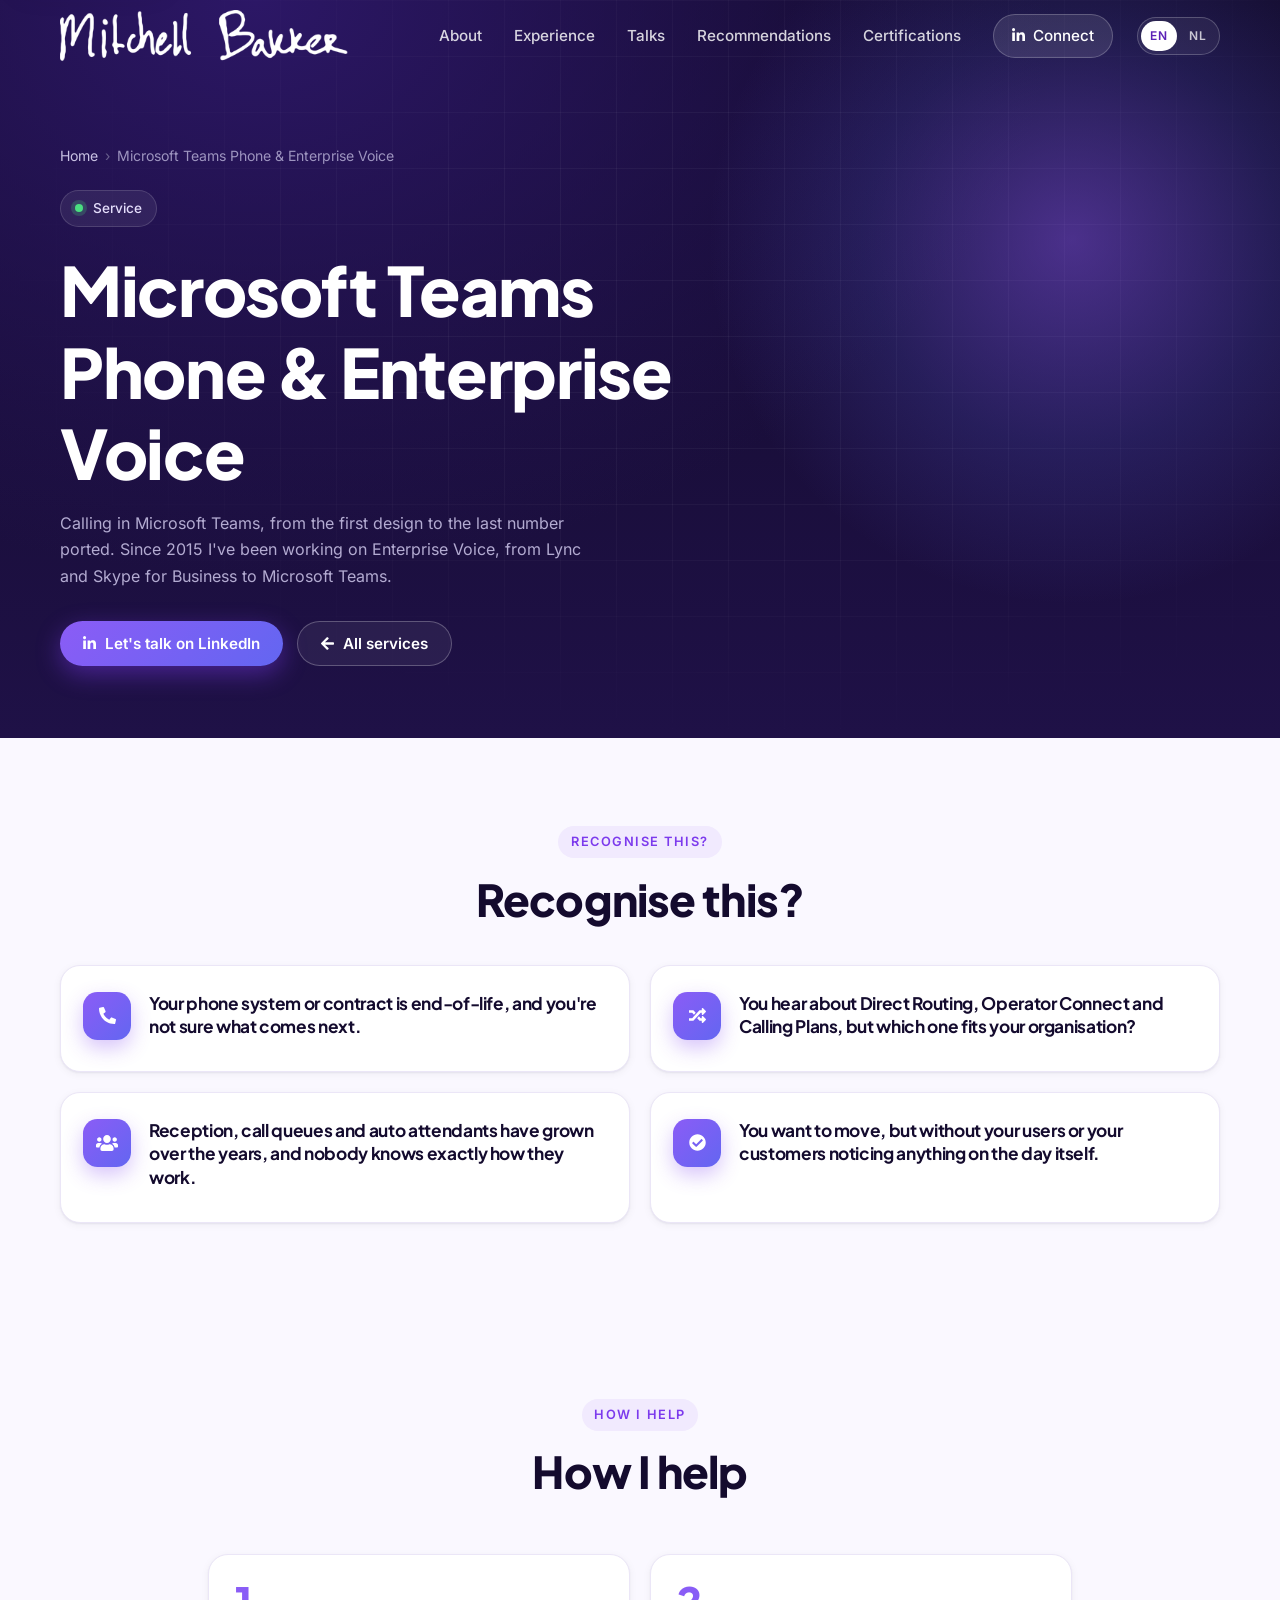
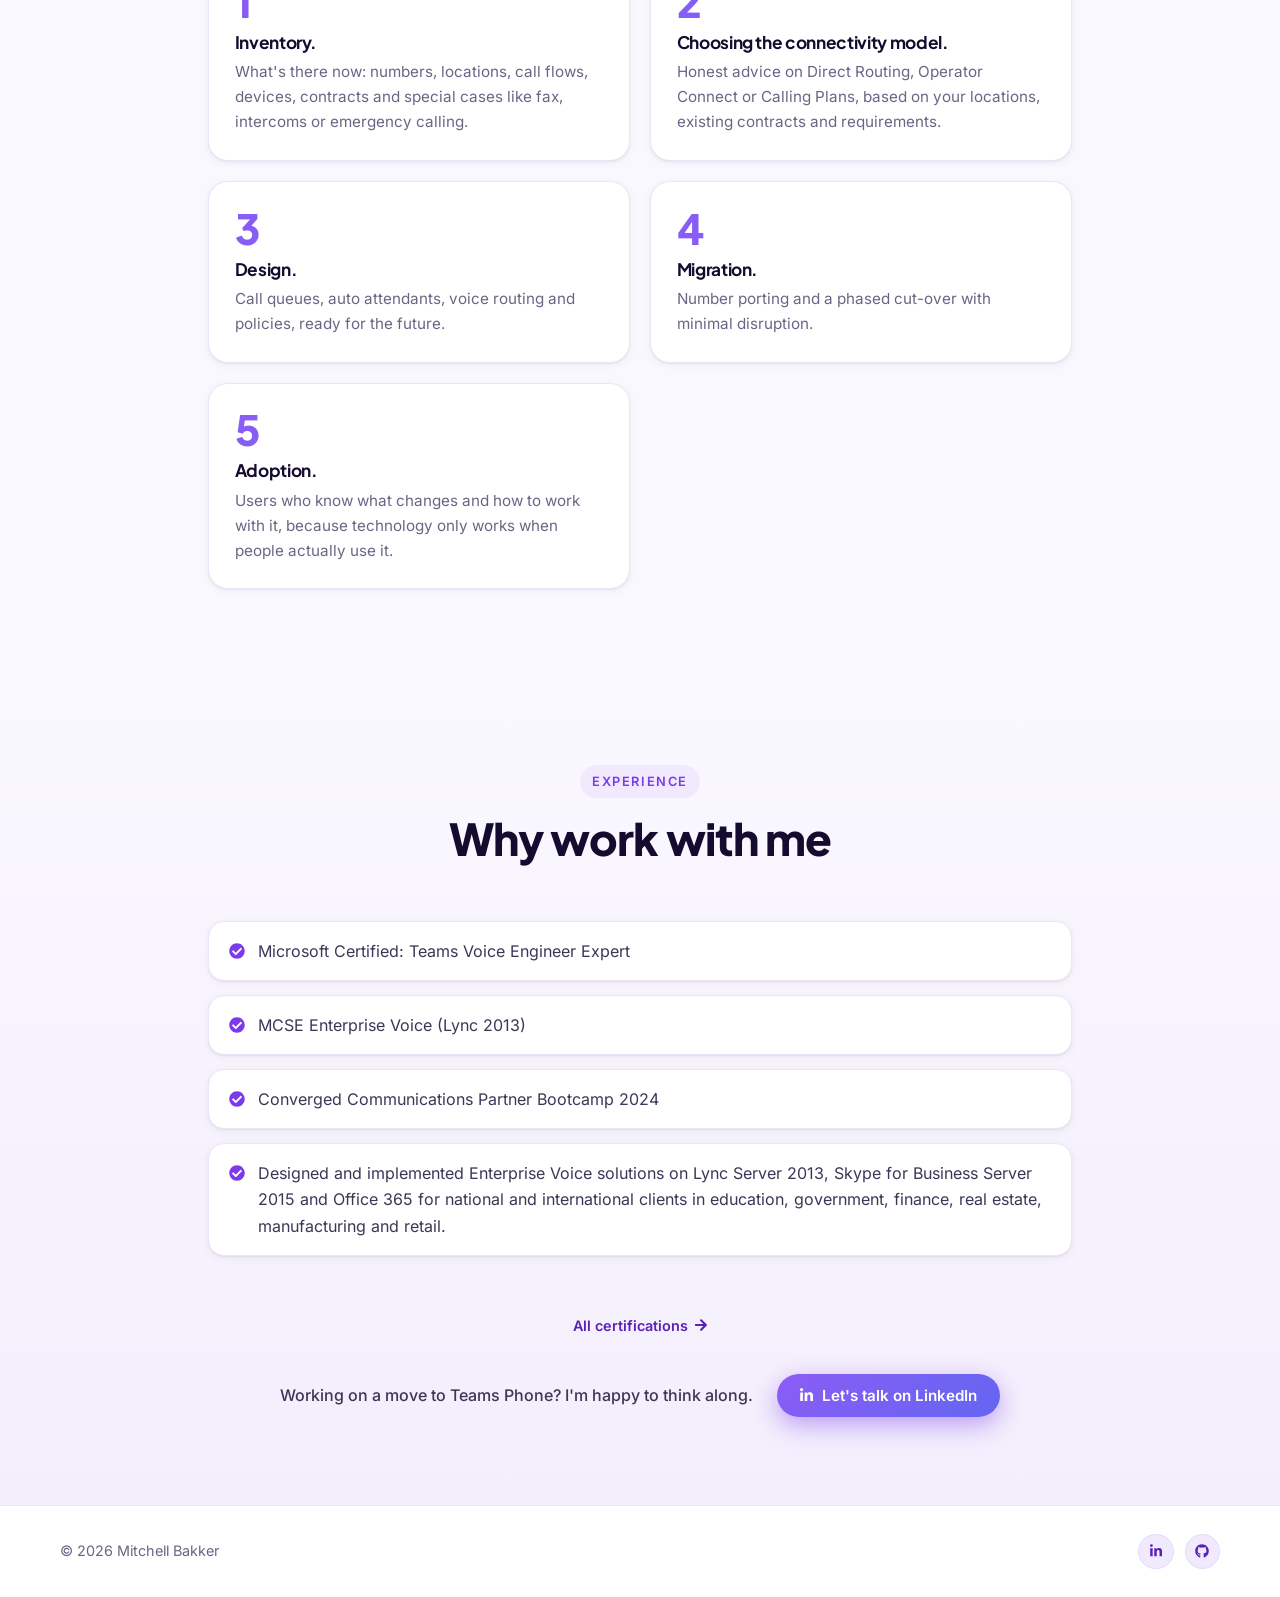
<file: teams-phone/index.html>
<!DOCTYPE html>
<html lang="en">
<head>
    <meta charset="UTF-8">
    <meta name="viewport" content="width=device-width, initial-scale=1.0">
    <title>Microsoft Teams Phone &amp; Enterprise Voice | Mitchell Bakker</title>
    <meta name="description" content="Moving from legacy telephony to Microsoft Teams Phone? Advice on Direct Routing, Operator Connect and Calling Plans, design and a phased migration, by a Teams Voice Engineer Expert.">
    <meta name="referrer" content="strict-origin-when-cross-origin">
    <meta name="theme-color" content="#120a2a">

    <!-- Link previews (LinkedIn, Teams, etc.) -->
    <meta property="og:type" content="website">
    <meta property="og:url" content="https://mitchellbakker.nl/teams-phone/">
    <link rel="canonical" href="https://mitchellbakker.nl/teams-phone/">
    <link rel="alternate" hreflang="en" href="https://mitchellbakker.nl/teams-phone/">
    <link rel="alternate" hreflang="nl" href="https://mitchellbakker.nl/nl/teams-telefonie/">
    <link rel="alternate" hreflang="x-default" href="https://mitchellbakker.nl/teams-phone/">
    <meta property="og:site_name" content="Mitchell Bakker">
    <meta property="og:locale" content="en_GB">
    <meta property="og:locale:alternate" content="nl_NL">
    <meta property="og:title" content="Microsoft Teams Phone &amp; Enterprise Voice | Mitchell Bakker">
    <meta property="og:description" content="Moving from legacy telephony to Microsoft Teams Phone? Advice on Direct Routing, Operator Connect and Calling Plans, design and a phased migration, by a Teams Voice Engineer Expert.">
    <meta property="og:image" content="https://mitchellbakker.nl/assets/images/og-image.jpg">
    <meta property="og:image:secure_url" content="https://mitchellbakker.nl/assets/images/og-image.jpg">
    <meta property="og:image:type" content="image/jpeg">
    <meta property="og:image:width" content="1200">
    <meta property="og:image:height" content="630">
    <meta property="og:image:alt" content="Mitchell Bakker, Solution Specialist Microsoft Teams &amp; Copilot">
    <meta name="twitter:card" content="summary_large_image">
    <meta name="twitter:title" content="Microsoft Teams Phone &amp; Enterprise Voice | Mitchell Bakker">
    <meta name="twitter:description" content="Moving from legacy telephony to Microsoft Teams Phone? Advice on Direct Routing, Operator Connect and Calling Plans, design and a phased migration, by a Teams Voice Engineer Expert.">
    <meta name="twitter:image" content="https://mitchellbakker.nl/assets/images/og-image.jpg">

    <link rel="icon" href="/assets/images/favicon.png" type="image/png">
    <link rel="apple-touch-icon" href="/assets/images/apple-touch-icon.png">

    <link rel="preload" href="/assets/fonts/inter-latin.woff2" as="font" type="font/woff2" crossorigin>
    <link rel="preload" href="/assets/fonts/plus-jakarta-sans-latin.woff2" as="font" type="font/woff2" crossorigin>
    <link rel="stylesheet" href="/assets/css/fonts.css">
    <link rel="stylesheet" href="/assets/css/icons.css?v=20261125a">
    <link rel="stylesheet" href="/assets/css/main.css?v=20261125d">
    <script>document.documentElement.classList.add("js");</script>
    <script type="application/ld+json">
    {
        "@context": "https://schema.org",
        "@graph": [
            {
                "@type": "WebPage",
                "url": "https://mitchellbakker.nl/teams-phone/",
                "name": "Microsoft Teams Phone & Enterprise Voice",
                "inLanguage": "en",
                "isPartOf": { "@id": "https://mitchellbakker.nl/#website" },
                "dateModified": "2026-11-25T12:00:00+01:00"
            },
            {
                "@type": "Service",
                "name": "Microsoft Teams Phone & Enterprise Voice",
                "serviceType": "Microsoft Teams Phone & Enterprise Voice",
                "description": "Moving from legacy telephony to Microsoft Teams Phone? Advice on Direct Routing, Operator Connect and Calling Plans, design and a phased migration, by a Teams Voice Engineer Expert.",
                "provider": { "@id": "https://mitchellbakker.nl/#person" },
                "areaServed": { "@type": "Country", "name": "Netherlands" },
                "url": "https://mitchellbakker.nl/teams-phone/"
            },
            {
                "@type": "BreadcrumbList",
                "itemListElement": [
                    { "@type": "ListItem", "position": 1, "name": "Home", "item": "https://mitchellbakker.nl/" },
                    { "@type": "ListItem", "position": 2, "name": "Microsoft Teams Phone & Enterprise Voice", "item": "https://mitchellbakker.nl/teams-phone/" }
                ]
            }
        ]
    }
    </script>
</head>
<body>

<a class="skip-link" href="#main">Skip to content</a>

<!-- ===== Navigation ===== -->
<header class="nav" id="nav">
    <div class="container nav-inner">
        <a href="/" class="brand" aria-label="Mitchell Bakker, home">
            <span class="signature" aria-hidden="true"></span>
        </a>
        <nav class="nav-links" id="navLinks" aria-label="Main">
            <a href="/#about">About</a>
            <a href="/#experience">Experience</a>
            <a href="/#talks">Talks</a>
            <a href="/#recommendations">Recommendations</a>
            <a href="/#certifications">Certifications</a>
            <a href="https://www.linkedin.com/in/mitchelljoshuabakker/" class="nav-cta" target="_blank" rel="noopener noreferrer">
                <i class="fab fa-linkedin-in" aria-hidden="true"></i> Connect
            </a>
        </nav>
        <div class="lang-switch" role="group" aria-label="Language">
            <a href="/teams-phone/" lang="en" hreflang="en" aria-current="page" aria-label="English">EN</a>
            <a href="/nl/teams-telefonie/" lang="nl" hreflang="nl" aria-label="Nederlands">NL</a>
        </div>
        <button class="nav-toggle" id="navToggle" aria-label="Open menu" aria-expanded="false" aria-controls="navLinks">
            <i class="fas fa-bars" aria-hidden="true"></i>
        </button>
    </div>
</header>

<main id="main">

<!-- ===== Hero ===== -->
<section class="hero hero-service" id="top">
    <div class="hero-glow" aria-hidden="true"></div>
    <div class="container">
        <div class="hero-service-text">
            <nav class="breadcrumb" aria-label="Breadcrumb">
                <a href="/">Home</a>
                <span class="breadcrumb-sep" aria-hidden="true">&rsaquo;</span>
                <span aria-current="page">Microsoft Teams Phone &amp; Enterprise Voice</span>
            </nav>
            <span class="eyebrow"><span class="dot" aria-hidden="true"></span> Service</span>
            <h1>Microsoft Teams Phone &amp; Enterprise Voice</h1>
            <p class="hero-sub">Calling in Microsoft Teams, from the first design to the last number ported. Since 2015 I've been working on Enterprise Voice, from Lync and Skype for Business to Microsoft Teams.</p>
            <div class="hero-actions">
                <a href="https://www.linkedin.com/in/mitchelljoshuabakker/" class="btn btn-primary" target="_blank" rel="noopener noreferrer"><i class="fab fa-linkedin-in" aria-hidden="true"></i> Let's talk on LinkedIn</a>
                <a href="/#help" class="btn btn-ghost"><i class="fas fa-arrow-left" aria-hidden="true"></i> All services</a>
            </div>
        </div>
    </div>
</section>

<!-- ===== Recognise this? ===== -->
<section class="section help-section">
    <div class="container help">
        <div class="help-head reveal">
            <span class="section-kicker">Recognise this?</span>
            <h2 class="section-title">Recognise this?</h2>
        </div>

        <div class="help-grid">
            <article class="help-card reveal">
                <span class="help-icon" aria-hidden="true"><i class="fas fa-phone-alt"></i></span>
                <h3>Your phone system or contract is end-of-life, and you're not sure what comes next.</h3>
            </article>
            <article class="help-card reveal">
                <span class="help-icon" aria-hidden="true"><i class="fas fa-random"></i></span>
                <h3>You hear about Direct Routing, Operator Connect and Calling Plans, but which one fits your organisation?</h3>
            </article>
            <article class="help-card reveal">
                <span class="help-icon" aria-hidden="true"><i class="fas fa-users"></i></span>
                <h3>Reception, call queues and auto attendants have grown over the years, and nobody knows exactly how they work.</h3>
            </article>
            <article class="help-card reveal">
                <span class="help-icon" aria-hidden="true"><i class="fas fa-check-circle"></i></span>
                <h3>You want to move, but without your users or your customers noticing anything on the day itself.</h3>
            </article>
        </div>
    </div>
</section>

<!-- ===== How I help ===== -->
<section class="section">
    <div class="container">
        <div class="section-head reveal">
            <span class="section-kicker">How I help</span>
            <h2 class="section-title">How I help</h2>
        </div>

        <ol class="steps">
            <li class="reveal">
                <h3>Inventory.</h3>
                <p>What's there now: numbers, locations, call flows, devices, contracts and special cases like fax, intercoms or emergency calling.</p>
            </li>
            <li class="reveal">
                <h3>Choosing the connectivity model.</h3>
                <p>Honest advice on Direct Routing, Operator Connect or Calling Plans, based on your locations, existing contracts and requirements.</p>
            </li>
            <li class="reveal">
                <h3>Design.</h3>
                <p>Call queues, auto attendants, voice routing and policies, ready for the future.</p>
            </li>
            <li class="reveal">
                <h3>Migration.</h3>
                <p>Number porting and a phased cut-over with minimal disruption.</p>
            </li>
            <li class="reveal">
                <h3>Adoption.</h3>
                <p>Users who know what changes and how to work with it, because technology only works when people actually use it.</p>
            </li>
        </ol>
    </div>
</section>

<!-- ===== Experience and closing ===== -->
<section class="section experience">
    <div class="container">
        <div class="section-head reveal">
            <span class="section-kicker">Experience</span>
            <h2 class="section-title">Why work with me</h2>
        </div>

        <ul class="proof reveal">
            <li><i class="fas fa-check-circle" aria-hidden="true"></i> Microsoft Certified: Teams Voice Engineer Expert</li>
            <li><i class="fas fa-check-circle" aria-hidden="true"></i> MCSE Enterprise Voice (Lync 2013)</li>
            <li><i class="fas fa-check-circle" aria-hidden="true"></i> Converged Communications Partner Bootcamp 2024</li>
            <li><i class="fas fa-check-circle" aria-hidden="true"></i> Designed and implemented Enterprise Voice solutions on Lync Server 2013, Skype for Business Server 2015 and Office 365 for national and international clients in education, government, finance, real estate, manufacturing and retail.</li>
        </ul>

        <div class="center reveal">
            <a href="/#certifications" class="help-more">All certifications <i class="fas fa-arrow-right" aria-hidden="true"></i></a>
        </div>

        <div class="help-cta reveal">
            <p>Working on a move to Teams Phone? I'm happy to think along.</p>
            <a href="https://www.linkedin.com/in/mitchelljoshuabakker/" class="btn btn-primary" target="_blank" rel="noopener noreferrer"><i class="fab fa-linkedin-in" aria-hidden="true"></i> Let's talk on LinkedIn</a>
        </div>
    </div>
</section>

</main>

<footer class="footer">
    <div class="container footer-inner">
        <p>© <span id="year">2026</span> Mitchell Bakker</p>
        <ul class="socials socials-small" aria-label="Social profiles">
            <li><a href="https://www.linkedin.com/in/mitchelljoshuabakker/" aria-label="LinkedIn" target="_blank" rel="noopener noreferrer"><i class="fab fa-linkedin-in" aria-hidden="true"></i></a></li>
            <li><a href="https://github.com/mitchelljb" aria-label="GitHub" target="_blank" rel="noopener noreferrer"><i class="fab fa-github" aria-hidden="true"></i></a></li>
        </ul>
    </div>
</footer>

<a href="#top" class="to-top" id="toTop" aria-label="Back to top">
    <svg class="to-top-ring" viewBox="0 0 52 52" aria-hidden="true" focusable="false"><circle class="to-top-track" cx="26" cy="26" r="24"/><circle class="to-top-progress" id="toTopProgress" cx="26" cy="26" r="24"/></svg>
    <i class="fas fa-arrow-up" aria-hidden="true"></i>
</a>

<script src="/assets/js/main.js?v=20261125b"></script>
</body>
</html>
</file>
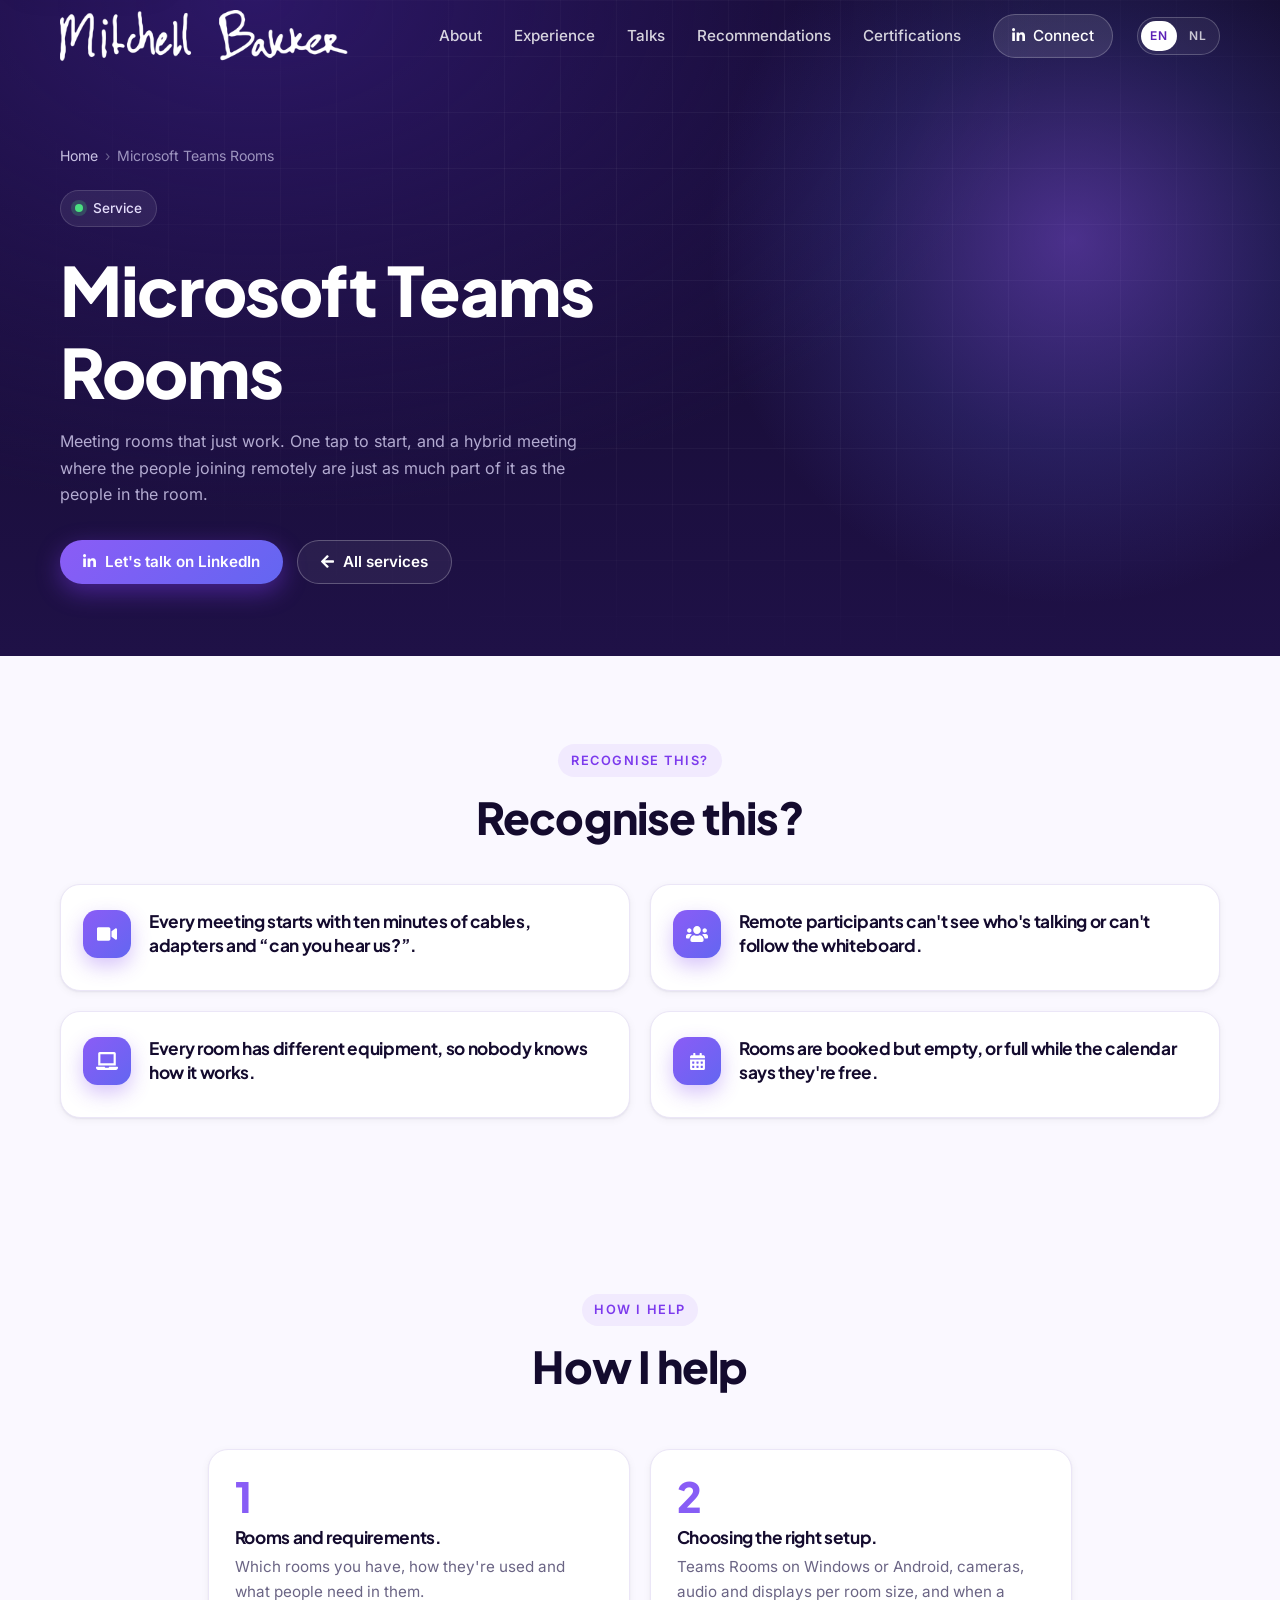
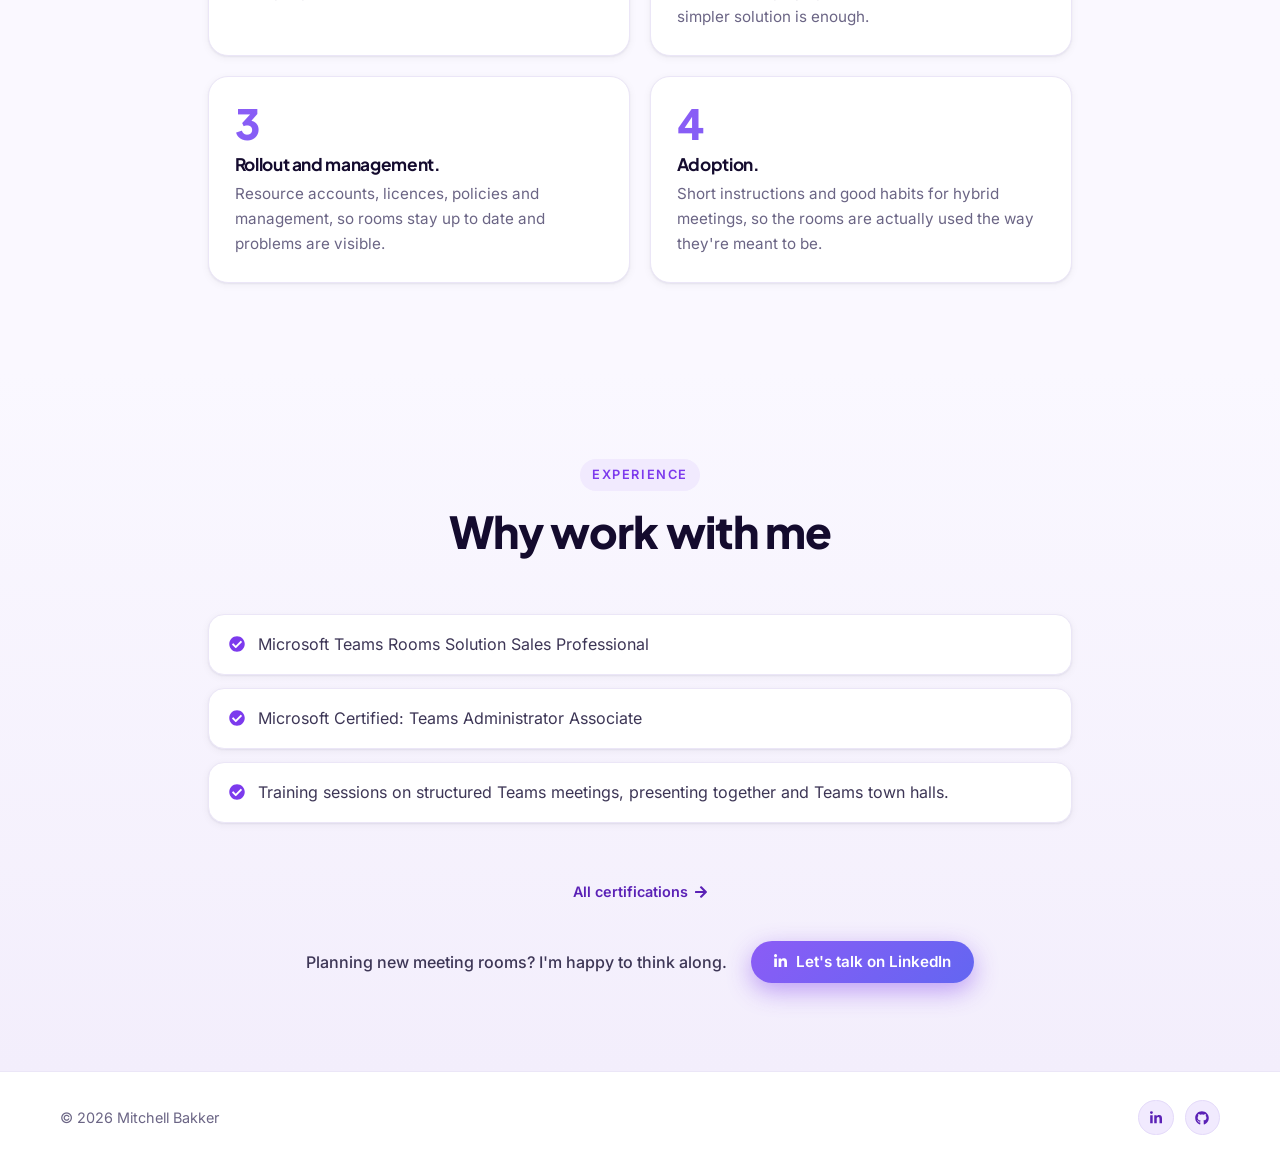
<file: teams-rooms/index.html>
<!DOCTYPE html>
<html lang="en">
<head>
    <meta charset="UTF-8">
    <meta name="viewport" content="width=device-width, initial-scale=1.0">
    <title>Microsoft Teams Rooms | Mitchell Bakker</title>
    <meta name="description" content="Meeting rooms that start with one tap. Advice and rollout of Microsoft Teams Rooms, so hybrid meetings work for people in the room and those joining remotely.">
    <meta name="referrer" content="strict-origin-when-cross-origin">
    <meta name="theme-color" content="#120a2a">

    <!-- Link previews (LinkedIn, Teams, etc.) -->
    <meta property="og:type" content="website">
    <meta property="og:url" content="https://mitchellbakker.nl/teams-rooms/">
    <link rel="canonical" href="https://mitchellbakker.nl/teams-rooms/">
    <link rel="alternate" hreflang="en" href="https://mitchellbakker.nl/teams-rooms/">
    <link rel="alternate" hreflang="nl" href="https://mitchellbakker.nl/nl/teams-rooms/">
    <link rel="alternate" hreflang="x-default" href="https://mitchellbakker.nl/teams-rooms/">
    <meta property="og:site_name" content="Mitchell Bakker">
    <meta property="og:locale" content="en_GB">
    <meta property="og:locale:alternate" content="nl_NL">
    <meta property="og:title" content="Microsoft Teams Rooms | Mitchell Bakker">
    <meta property="og:description" content="Meeting rooms that start with one tap. Advice and rollout of Microsoft Teams Rooms, so hybrid meetings work for people in the room and those joining remotely.">
    <meta property="og:image" content="https://mitchellbakker.nl/assets/images/og-image.jpg">
    <meta property="og:image:secure_url" content="https://mitchellbakker.nl/assets/images/og-image.jpg">
    <meta property="og:image:type" content="image/jpeg">
    <meta property="og:image:width" content="1200">
    <meta property="og:image:height" content="630">
    <meta property="og:image:alt" content="Mitchell Bakker, Solution Specialist Microsoft Teams &amp; Copilot">
    <meta name="twitter:card" content="summary_large_image">
    <meta name="twitter:title" content="Microsoft Teams Rooms | Mitchell Bakker">
    <meta name="twitter:description" content="Meeting rooms that start with one tap. Advice and rollout of Microsoft Teams Rooms, so hybrid meetings work for people in the room and those joining remotely.">
    <meta name="twitter:image" content="https://mitchellbakker.nl/assets/images/og-image.jpg">

    <link rel="icon" href="/assets/images/favicon.png" type="image/png">
    <link rel="apple-touch-icon" href="/assets/images/apple-touch-icon.png">

    <link rel="preload" href="/assets/fonts/inter-latin.woff2" as="font" type="font/woff2" crossorigin>
    <link rel="preload" href="/assets/fonts/plus-jakarta-sans-latin.woff2" as="font" type="font/woff2" crossorigin>
    <link rel="stylesheet" href="/assets/css/fonts.css">
    <link rel="stylesheet" href="/assets/css/icons.css?v=20261125a">
    <link rel="stylesheet" href="/assets/css/main.css?v=20261125d">
    <script>document.documentElement.classList.add("js");</script>
    <script type="application/ld+json">
    {
        "@context": "https://schema.org",
        "@graph": [
            {
                "@type": "WebPage",
                "url": "https://mitchellbakker.nl/teams-rooms/",
                "name": "Microsoft Teams Rooms",
                "inLanguage": "en",
                "isPartOf": { "@id": "https://mitchellbakker.nl/#website" },
                "dateModified": "2026-11-25T12:00:00+01:00"
            },
            {
                "@type": "Service",
                "name": "Microsoft Teams Rooms",
                "serviceType": "Microsoft Teams Rooms",
                "description": "Meeting rooms that start with one tap. Advice and rollout of Microsoft Teams Rooms, so hybrid meetings work for people in the room and those joining remotely.",
                "provider": { "@id": "https://mitchellbakker.nl/#person" },
                "areaServed": { "@type": "Country", "name": "Netherlands" },
                "url": "https://mitchellbakker.nl/teams-rooms/"
            },
            {
                "@type": "BreadcrumbList",
                "itemListElement": [
                    { "@type": "ListItem", "position": 1, "name": "Home", "item": "https://mitchellbakker.nl/" },
                    { "@type": "ListItem", "position": 2, "name": "Microsoft Teams Rooms", "item": "https://mitchellbakker.nl/teams-rooms/" }
                ]
            }
        ]
    }
    </script>
</head>
<body>

<a class="skip-link" href="#main">Skip to content</a>

<!-- ===== Navigation ===== -->
<header class="nav" id="nav">
    <div class="container nav-inner">
        <a href="/" class="brand" aria-label="Mitchell Bakker, home">
            <span class="signature" aria-hidden="true"></span>
        </a>
        <nav class="nav-links" id="navLinks" aria-label="Main">
            <a href="/#about">About</a>
            <a href="/#experience">Experience</a>
            <a href="/#talks">Talks</a>
            <a href="/#recommendations">Recommendations</a>
            <a href="/#certifications">Certifications</a>
            <a href="https://www.linkedin.com/in/mitchelljoshuabakker/" class="nav-cta" target="_blank" rel="noopener noreferrer">
                <i class="fab fa-linkedin-in" aria-hidden="true"></i> Connect
            </a>
        </nav>
        <div class="lang-switch" role="group" aria-label="Language">
            <a href="/teams-rooms/" lang="en" hreflang="en" aria-current="page" aria-label="English">EN</a>
            <a href="/nl/teams-rooms/" lang="nl" hreflang="nl" aria-label="Nederlands">NL</a>
        </div>
        <button class="nav-toggle" id="navToggle" aria-label="Open menu" aria-expanded="false" aria-controls="navLinks">
            <i class="fas fa-bars" aria-hidden="true"></i>
        </button>
    </div>
</header>

<main id="main">

<!-- ===== Hero ===== -->
<section class="hero hero-service" id="top">
    <div class="hero-glow" aria-hidden="true"></div>
    <div class="container">
        <div class="hero-service-text">
            <nav class="breadcrumb" aria-label="Breadcrumb">
                <a href="/">Home</a>
                <span class="breadcrumb-sep" aria-hidden="true">&rsaquo;</span>
                <span aria-current="page">Microsoft Teams Rooms</span>
            </nav>
            <span class="eyebrow"><span class="dot" aria-hidden="true"></span> Service</span>
            <h1>Microsoft Teams Rooms</h1>
            <p class="hero-sub">Meeting rooms that just work. One tap to start, and a hybrid meeting where the people joining remotely are just as much part of it as the people in the room.</p>
            <div class="hero-actions">
                <a href="https://www.linkedin.com/in/mitchelljoshuabakker/" class="btn btn-primary" target="_blank" rel="noopener noreferrer"><i class="fab fa-linkedin-in" aria-hidden="true"></i> Let's talk on LinkedIn</a>
                <a href="/#help" class="btn btn-ghost"><i class="fas fa-arrow-left" aria-hidden="true"></i> All services</a>
            </div>
        </div>
    </div>
</section>

<!-- ===== Recognise this? ===== -->
<section class="section help-section">
    <div class="container help">
        <div class="help-head reveal">
            <span class="section-kicker">Recognise this?</span>
            <h2 class="section-title">Recognise this?</h2>
        </div>

        <div class="help-grid">
            <article class="help-card reveal">
                <span class="help-icon" aria-hidden="true"><i class="fas fa-video"></i></span>
                <h3>Every meeting starts with ten minutes of cables, adapters and &ldquo;can you hear us?&rdquo;.</h3>
            </article>
            <article class="help-card reveal">
                <span class="help-icon" aria-hidden="true"><i class="fas fa-users"></i></span>
                <h3>Remote participants can't see who's talking or can't follow the whiteboard.</h3>
            </article>
            <article class="help-card reveal">
                <span class="help-icon" aria-hidden="true"><i class="fas fa-laptop"></i></span>
                <h3>Every room has different equipment, so nobody knows how it works.</h3>
            </article>
            <article class="help-card reveal">
                <span class="help-icon" aria-hidden="true"><i class="fas fa-calendar-alt"></i></span>
                <h3>Rooms are booked but empty, or full while the calendar says they're free.</h3>
            </article>
        </div>
    </div>
</section>

<!-- ===== How I help ===== -->
<section class="section">
    <div class="container">
        <div class="section-head reveal">
            <span class="section-kicker">How I help</span>
            <h2 class="section-title">How I help</h2>
        </div>

        <ol class="steps">
            <li class="reveal">
                <h3>Rooms and requirements.</h3>
                <p>Which rooms you have, how they're used and what people need in them.</p>
            </li>
            <li class="reveal">
                <h3>Choosing the right setup.</h3>
                <p>Teams Rooms on Windows or Android, cameras, audio and displays per room size, and when a simpler solution is enough.</p>
            </li>
            <li class="reveal">
                <h3>Rollout and management.</h3>
                <p>Resource accounts, licences, policies and management, so rooms stay up to date and problems are visible.</p>
            </li>
            <li class="reveal">
                <h3>Adoption.</h3>
                <p>Short instructions and good habits for hybrid meetings, so the rooms are actually used the way they're meant to be.</p>
            </li>
        </ol>
    </div>
</section>

<!-- ===== Experience and closing ===== -->
<section class="section experience">
    <div class="container">
        <div class="section-head reveal">
            <span class="section-kicker">Experience</span>
            <h2 class="section-title">Why work with me</h2>
        </div>

        <ul class="proof reveal">
            <li><i class="fas fa-check-circle" aria-hidden="true"></i> Microsoft Teams Rooms Solution Sales Professional</li>
            <li><i class="fas fa-check-circle" aria-hidden="true"></i> Microsoft Certified: Teams Administrator Associate</li>
            <li><i class="fas fa-check-circle" aria-hidden="true"></i> Training sessions on structured Teams meetings, presenting together and Teams town halls.</li>
        </ul>

        <div class="center reveal">
            <a href="/#certifications" class="help-more">All certifications <i class="fas fa-arrow-right" aria-hidden="true"></i></a>
        </div>

        <div class="help-cta reveal">
            <p>Planning new meeting rooms? I'm happy to think along.</p>
            <a href="https://www.linkedin.com/in/mitchelljoshuabakker/" class="btn btn-primary" target="_blank" rel="noopener noreferrer"><i class="fab fa-linkedin-in" aria-hidden="true"></i> Let's talk on LinkedIn</a>
        </div>
    </div>
</section>

</main>

<footer class="footer">
    <div class="container footer-inner">
        <p>© <span id="year">2026</span> Mitchell Bakker</p>
        <ul class="socials socials-small" aria-label="Social profiles">
            <li><a href="https://www.linkedin.com/in/mitchelljoshuabakker/" aria-label="LinkedIn" target="_blank" rel="noopener noreferrer"><i class="fab fa-linkedin-in" aria-hidden="true"></i></a></li>
            <li><a href="https://github.com/mitchelljb" aria-label="GitHub" target="_blank" rel="noopener noreferrer"><i class="fab fa-github" aria-hidden="true"></i></a></li>
        </ul>
    </div>
</footer>

<a href="#top" class="to-top" id="toTop" aria-label="Back to top">
    <svg class="to-top-ring" viewBox="0 0 52 52" aria-hidden="true" focusable="false"><circle class="to-top-track" cx="26" cy="26" r="24"/><circle class="to-top-progress" id="toTopProgress" cx="26" cy="26" r="24"/></svg>
    <i class="fas fa-arrow-up" aria-hidden="true"></i>
</a>

<script src="/assets/js/main.js?v=20261125b"></script>
</body>
</html>
</file>
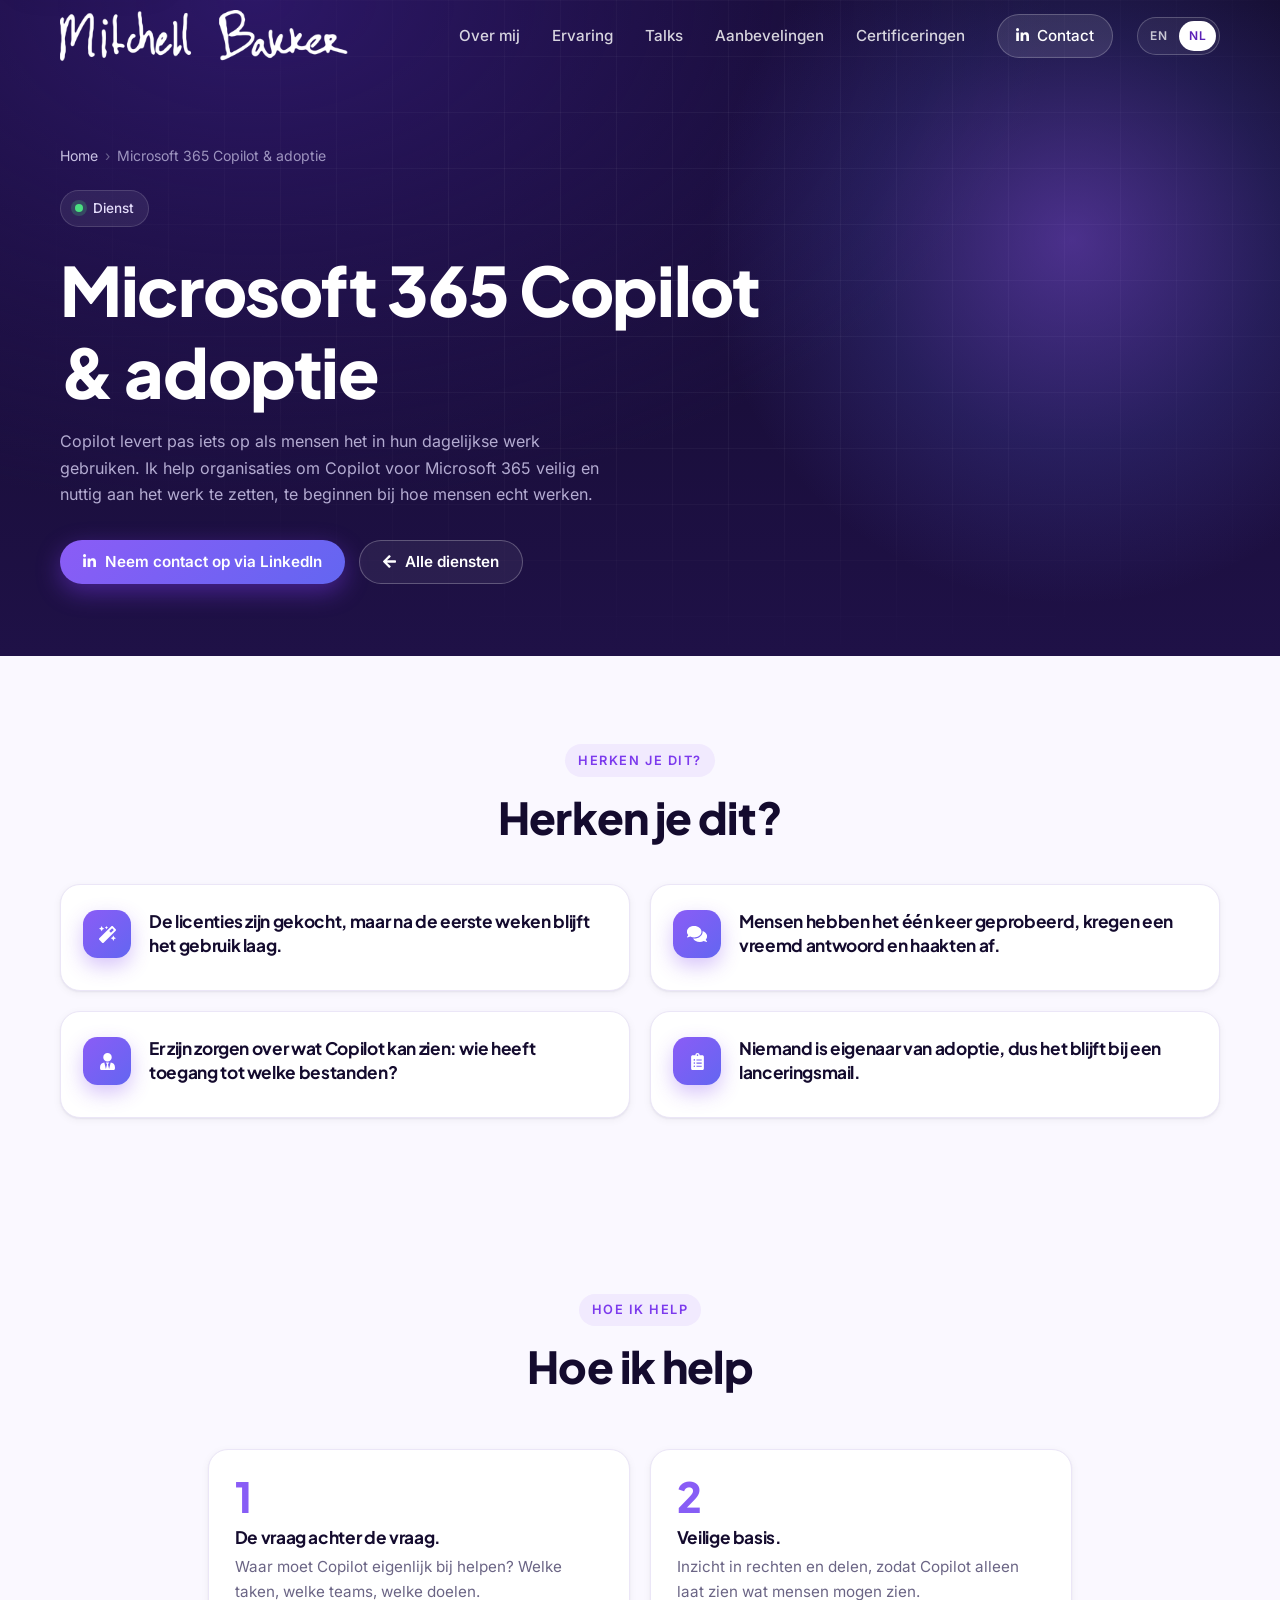
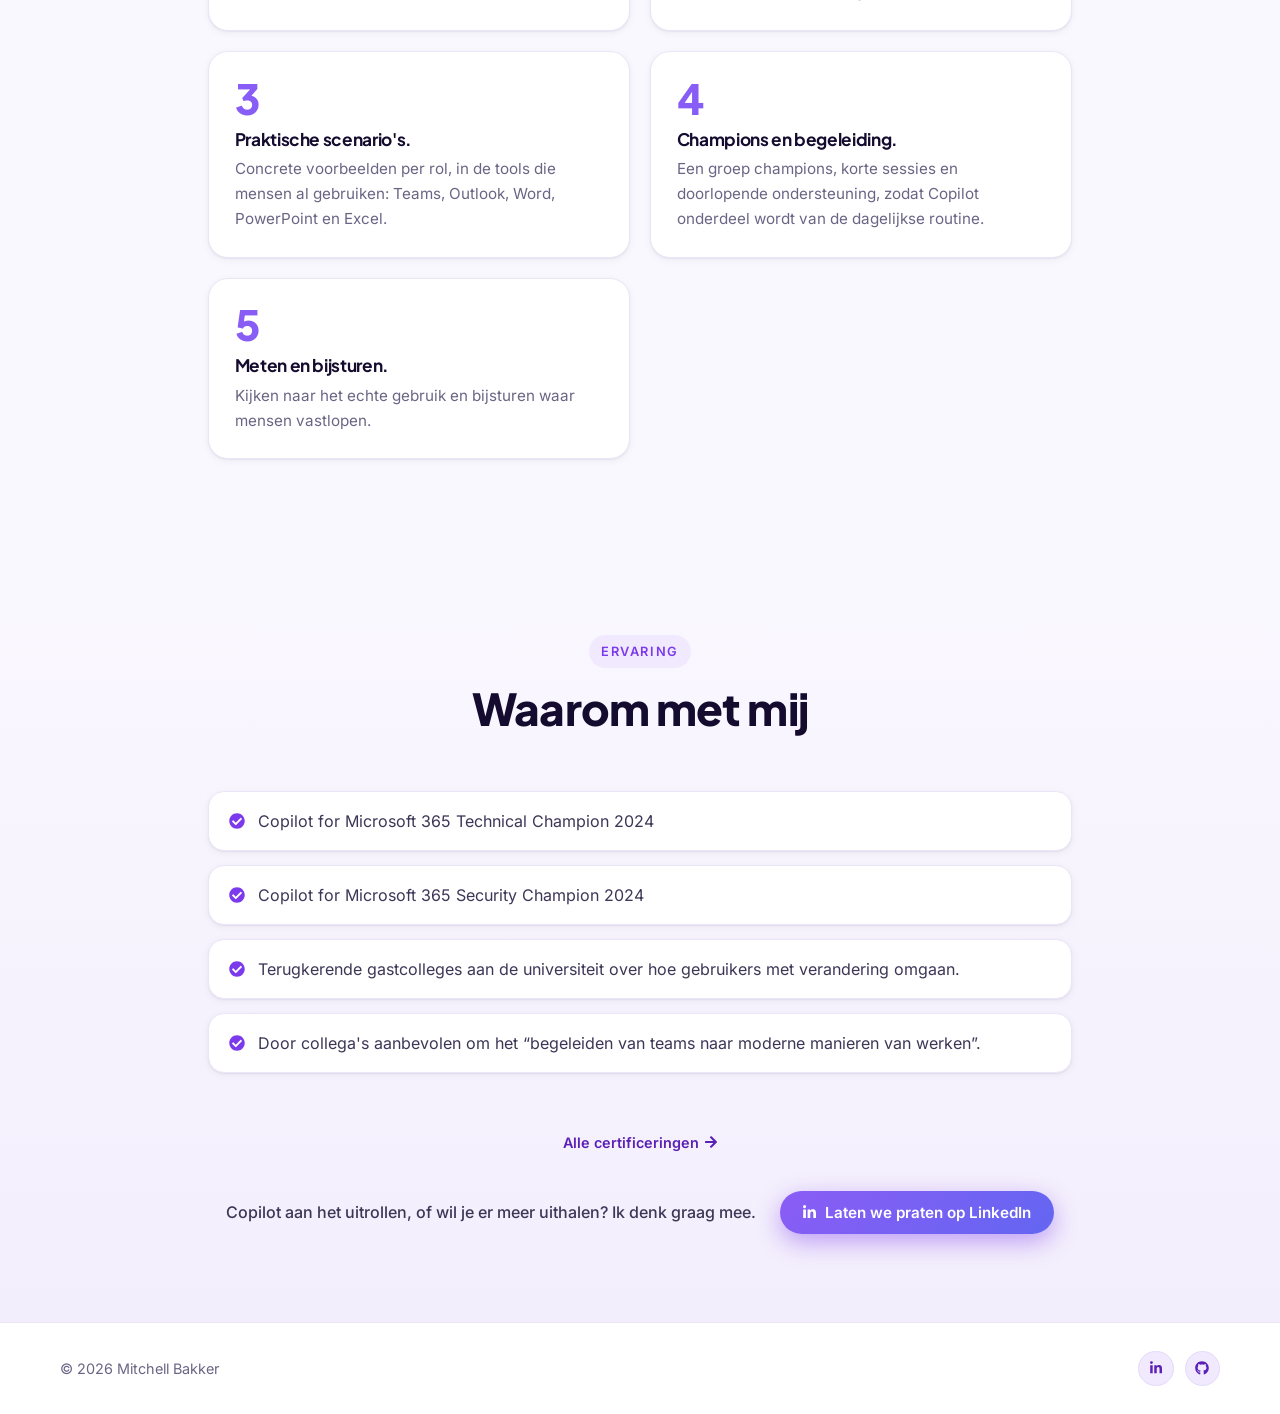
<file: nl/copilot-adoptie/index.html>
<!DOCTYPE html>
<html lang="nl">
<head>
    <meta charset="UTF-8">
    <meta name="viewport" content="width=device-width, initial-scale=1.0">
    <title>Microsoft 365 Copilot adoptie | Mitchell Bakker</title>
    <meta name="description" content="Copilot staat aan, maar bijna niemand gebruikt het? Adoptie die begint bij hoe mensen echt werken: praktische scenario's, champions en begeleiding, met de beveiliging op orde.">
    <meta name="referrer" content="strict-origin-when-cross-origin">
    <meta name="theme-color" content="#120a2a">

    <!-- Link previews (LinkedIn, Teams, etc.) -->
    <meta property="og:type" content="website">
    <meta property="og:url" content="https://mitchellbakker.nl/nl/copilot-adoptie/">
    <link rel="canonical" href="https://mitchellbakker.nl/nl/copilot-adoptie/">
    <link rel="alternate" hreflang="en" href="https://mitchellbakker.nl/copilot-adoption/">
    <link rel="alternate" hreflang="nl" href="https://mitchellbakker.nl/nl/copilot-adoptie/">
    <link rel="alternate" hreflang="x-default" href="https://mitchellbakker.nl/copilot-adoption/">
    <meta property="og:site_name" content="Mitchell Bakker">
    <meta property="og:locale" content="nl_NL">
    <meta property="og:locale:alternate" content="en_GB">
    <meta property="og:title" content="Microsoft 365 Copilot adoptie | Mitchell Bakker">
    <meta property="og:description" content="Copilot staat aan, maar bijna niemand gebruikt het? Adoptie die begint bij hoe mensen echt werken: praktische scenario's, champions en begeleiding, met de beveiliging op orde.">
    <meta property="og:image" content="https://mitchellbakker.nl/assets/images/og-image.jpg">
    <meta property="og:image:secure_url" content="https://mitchellbakker.nl/assets/images/og-image.jpg">
    <meta property="og:image:type" content="image/jpeg">
    <meta property="og:image:width" content="1200">
    <meta property="og:image:height" content="630">
    <meta property="og:image:alt" content="Mitchell Bakker, Solution Specialist Microsoft Teams &amp; Copilot">
    <meta name="twitter:card" content="summary_large_image">
    <meta name="twitter:title" content="Microsoft 365 Copilot adoptie | Mitchell Bakker">
    <meta name="twitter:description" content="Copilot staat aan, maar bijna niemand gebruikt het? Adoptie die begint bij hoe mensen echt werken: praktische scenario's, champions en begeleiding, met de beveiliging op orde.">
    <meta name="twitter:image" content="https://mitchellbakker.nl/assets/images/og-image.jpg">

    <link rel="icon" href="/assets/images/favicon.png" type="image/png">
    <link rel="apple-touch-icon" href="/assets/images/apple-touch-icon.png">

    <link rel="preload" href="/assets/fonts/inter-latin.woff2" as="font" type="font/woff2" crossorigin>
    <link rel="preload" href="/assets/fonts/plus-jakarta-sans-latin.woff2" as="font" type="font/woff2" crossorigin>
    <link rel="stylesheet" href="/assets/css/fonts.css">
    <link rel="stylesheet" href="/assets/css/icons.css?v=20261125a">
    <link rel="stylesheet" href="/assets/css/main.css?v=20261125d">
    <script>document.documentElement.classList.add("js");</script>
    <script type="application/ld+json">
    {
        "@context": "https://schema.org",
        "@graph": [
            {
                "@type": "WebPage",
                "url": "https://mitchellbakker.nl/nl/copilot-adoptie/",
                "name": "Microsoft 365 Copilot & adoptie",
                "inLanguage": "nl",
                "isPartOf": { "@id": "https://mitchellbakker.nl/#website" },
                "dateModified": "2026-11-25T12:00:00+01:00"
            },
            {
                "@type": "Service",
                "name": "Microsoft 365 Copilot & adoptie",
                "serviceType": "Microsoft 365 Copilot & adoptie",
                "description": "Copilot staat aan, maar bijna niemand gebruikt het? Adoptie die begint bij hoe mensen echt werken: praktische scenario's, champions en begeleiding, met de beveiliging op orde.",
                "provider": { "@id": "https://mitchellbakker.nl/#person" },
                "areaServed": { "@type": "Country", "name": "Netherlands" },
                "url": "https://mitchellbakker.nl/nl/copilot-adoptie/"
            },
            {
                "@type": "BreadcrumbList",
                "itemListElement": [
                    { "@type": "ListItem", "position": 1, "name": "Home", "item": "https://mitchellbakker.nl/nl/" },
                    { "@type": "ListItem", "position": 2, "name": "Microsoft 365 Copilot & adoptie", "item": "https://mitchellbakker.nl/nl/copilot-adoptie/" }
                ]
            }
        ]
    }
    </script>
</head>
<body>

<a class="skip-link" href="#main">Naar de inhoud</a>

<!-- ===== Navigation ===== -->
<header class="nav" id="nav">
    <div class="container nav-inner">
        <a href="/nl/" class="brand" aria-label="Mitchell Bakker, home">
            <span class="signature" aria-hidden="true"></span>
        </a>
        <nav class="nav-links" id="navLinks" aria-label="Hoofdmenu">
            <a href="/nl/#about">Over mij</a>
            <a href="/nl/#experience">Ervaring</a>
            <a href="/nl/#talks">Talks</a>
            <a href="/nl/#recommendations">Aanbevelingen</a>
            <a href="/nl/#certifications">Certificeringen</a>
            <a href="https://www.linkedin.com/in/mitchelljoshuabakker/" class="nav-cta" target="_blank" rel="noopener noreferrer">
                <i class="fab fa-linkedin-in" aria-hidden="true"></i> Contact
            </a>
        </nav>
        <div class="lang-switch" role="group" aria-label="Taal">
            <a href="/copilot-adoption/" lang="en" hreflang="en" aria-label="English">EN</a>
            <a href="/nl/copilot-adoptie/" lang="nl" hreflang="nl" aria-current="page" aria-label="Nederlands">NL</a>
        </div>
        <button class="nav-toggle" id="navToggle" aria-label="Menu openen" aria-expanded="false" aria-controls="navLinks">
            <i class="fas fa-bars" aria-hidden="true"></i>
        </button>
    </div>
</header>

<main id="main">

<!-- ===== Hero ===== -->
<section class="hero hero-service" id="top">
    <div class="hero-glow" aria-hidden="true"></div>
    <div class="container">
        <div class="hero-service-text">
            <nav class="breadcrumb" aria-label="Kruimelpad">
                <a href="/nl/">Home</a>
                <span class="breadcrumb-sep" aria-hidden="true">&rsaquo;</span>
                <span aria-current="page">Microsoft 365 Copilot &amp; adoptie</span>
            </nav>
            <span class="eyebrow"><span class="dot" aria-hidden="true"></span> Dienst</span>
            <h1>Microsoft 365 Copilot &amp; adoptie</h1>
            <p class="hero-sub">Copilot levert pas iets op als mensen het in hun dagelijkse werk gebruiken. Ik help organisaties om Copilot voor Microsoft 365 veilig en nuttig aan het werk te zetten, te beginnen bij hoe mensen echt werken.</p>
            <div class="hero-actions">
                <a href="https://www.linkedin.com/in/mitchelljoshuabakker/" class="btn btn-primary" target="_blank" rel="noopener noreferrer"><i class="fab fa-linkedin-in" aria-hidden="true"></i> Neem contact op via LinkedIn</a>
                <a href="/nl/#help" class="btn btn-ghost"><i class="fas fa-arrow-left" aria-hidden="true"></i> Alle diensten</a>
            </div>
        </div>
    </div>
</section>

<!-- ===== Herken je dit? ===== -->
<section class="section help-section">
    <div class="container help">
        <div class="help-head reveal">
            <span class="section-kicker">Herken je dit?</span>
            <h2 class="section-title">Herken je dit?</h2>
        </div>

        <div class="help-grid">
            <article class="help-card reveal">
                <span class="help-icon" aria-hidden="true"><i class="fas fa-magic"></i></span>
                <h3>De licenties zijn gekocht, maar na de eerste weken blijft het gebruik laag.</h3>
            </article>
            <article class="help-card reveal">
                <span class="help-icon" aria-hidden="true"><i class="fas fa-comments"></i></span>
                <h3>Mensen hebben het één keer geprobeerd, kregen een vreemd antwoord en haakten af.</h3>
            </article>
            <article class="help-card reveal">
                <span class="help-icon" aria-hidden="true"><i class="fas fa-user-tie"></i></span>
                <h3>Er zijn zorgen over wat Copilot kan zien: wie heeft toegang tot welke bestanden?</h3>
            </article>
            <article class="help-card reveal">
                <span class="help-icon" aria-hidden="true"><i class="fas fa-clipboard-list"></i></span>
                <h3>Niemand is eigenaar van adoptie, dus het blijft bij een lanceringsmail.</h3>
            </article>
        </div>
    </div>
</section>

<!-- ===== Hoe ik help ===== -->
<section class="section">
    <div class="container">
        <div class="section-head reveal">
            <span class="section-kicker">Hoe ik help</span>
            <h2 class="section-title">Hoe ik help</h2>
        </div>

        <ol class="steps">
            <li class="reveal">
                <h3>De vraag achter de vraag.</h3>
                <p>Waar moet Copilot eigenlijk bij helpen? Welke taken, welke teams, welke doelen.</p>
            </li>
            <li class="reveal">
                <h3>Veilige basis.</h3>
                <p>Inzicht in rechten en delen, zodat Copilot alleen laat zien wat mensen mogen zien.</p>
            </li>
            <li class="reveal">
                <h3>Praktische scenario's.</h3>
                <p>Concrete voorbeelden per rol, in de tools die mensen al gebruiken: Teams, Outlook, Word, PowerPoint en Excel.</p>
            </li>
            <li class="reveal">
                <h3>Champions en begeleiding.</h3>
                <p>Een groep champions, korte sessies en doorlopende ondersteuning, zodat Copilot onderdeel wordt van de dagelijkse routine.</p>
            </li>
            <li class="reveal">
                <h3>Meten en bijsturen.</h3>
                <p>Kijken naar het echte gebruik en bijsturen waar mensen vastlopen.</p>
            </li>
        </ol>
    </div>
</section>

<!-- ===== Ervaring en afsluiter ===== -->
<section class="section experience">
    <div class="container">
        <div class="section-head reveal">
            <span class="section-kicker">Ervaring</span>
            <h2 class="section-title">Waarom met mij</h2>
        </div>

        <ul class="proof reveal">
            <li><i class="fas fa-check-circle" aria-hidden="true"></i> Copilot for Microsoft 365 Technical Champion 2024</li>
            <li><i class="fas fa-check-circle" aria-hidden="true"></i> Copilot for Microsoft 365 Security Champion 2024</li>
            <li><i class="fas fa-check-circle" aria-hidden="true"></i> Terugkerende gastcolleges aan de universiteit over hoe gebruikers met verandering omgaan.</li>
            <li><i class="fas fa-check-circle" aria-hidden="true"></i> Door collega's aanbevolen om het &ldquo;begeleiden van teams naar moderne manieren van werken&rdquo;.</li>
        </ul>

        <div class="center reveal">
            <a href="/nl/#certifications" class="help-more">Alle certificeringen <i class="fas fa-arrow-right" aria-hidden="true"></i></a>
        </div>

        <div class="help-cta reveal">
            <p>Copilot aan het uitrollen, of wil je er meer uithalen? Ik denk graag mee.</p>
            <a href="https://www.linkedin.com/in/mitchelljoshuabakker/" class="btn btn-primary" target="_blank" rel="noopener noreferrer"><i class="fab fa-linkedin-in" aria-hidden="true"></i> Laten we praten op LinkedIn</a>
        </div>
    </div>
</section>

</main>

<footer class="footer">
    <div class="container footer-inner">
        <p>© <span id="year">2026</span> Mitchell Bakker</p>
        <ul class="socials socials-small" aria-label="Sociale profielen">
            <li><a href="https://www.linkedin.com/in/mitchelljoshuabakker/" aria-label="LinkedIn" target="_blank" rel="noopener noreferrer"><i class="fab fa-linkedin-in" aria-hidden="true"></i></a></li>
            <li><a href="https://github.com/mitchelljb" aria-label="GitHub" target="_blank" rel="noopener noreferrer"><i class="fab fa-github" aria-hidden="true"></i></a></li>
        </ul>
    </div>
</footer>

<a href="#top" class="to-top" id="toTop" aria-label="Terug naar boven">
    <svg class="to-top-ring" viewBox="0 0 52 52" aria-hidden="true" focusable="false"><circle class="to-top-track" cx="26" cy="26" r="24"/><circle class="to-top-progress" id="toTopProgress" cx="26" cy="26" r="24"/></svg>
    <i class="fas fa-arrow-up" aria-hidden="true"></i>
</a>

<script src="/assets/js/main.js?v=20261125b"></script>
</body>
</html>
</file>
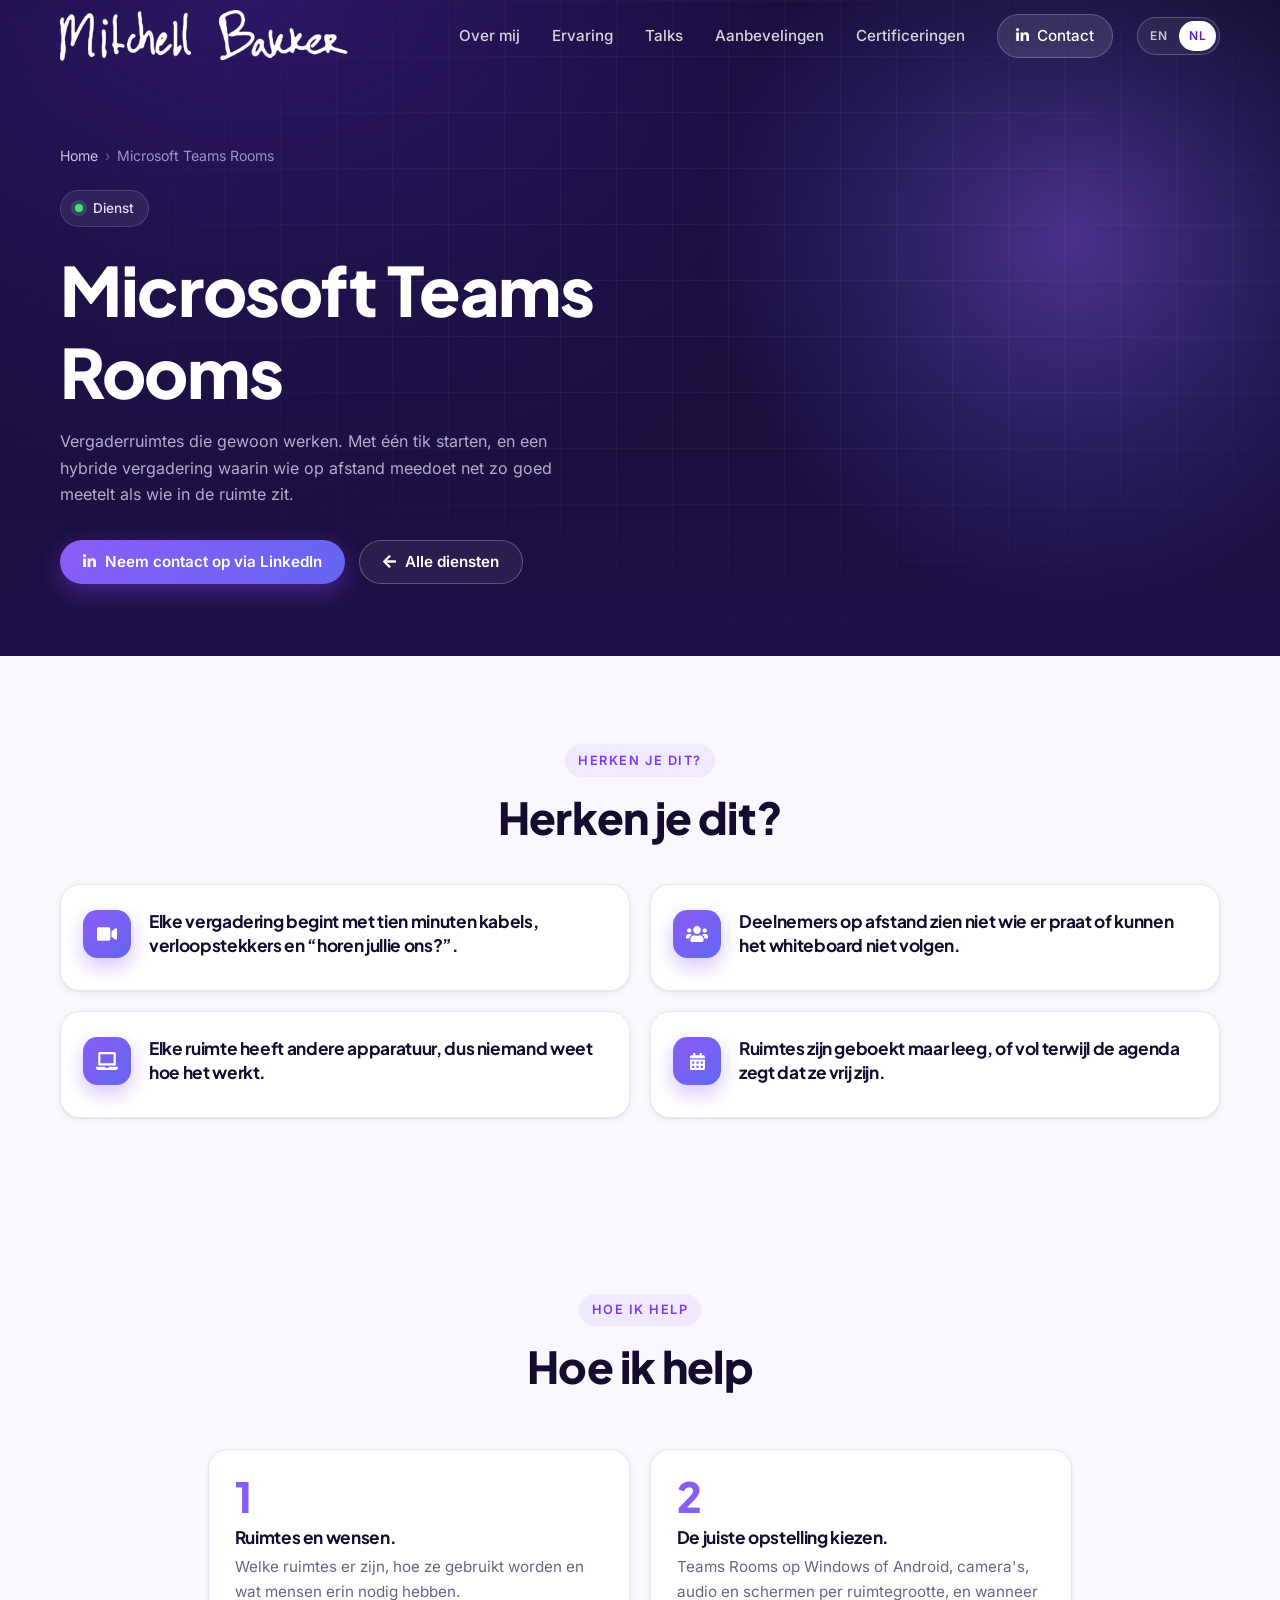
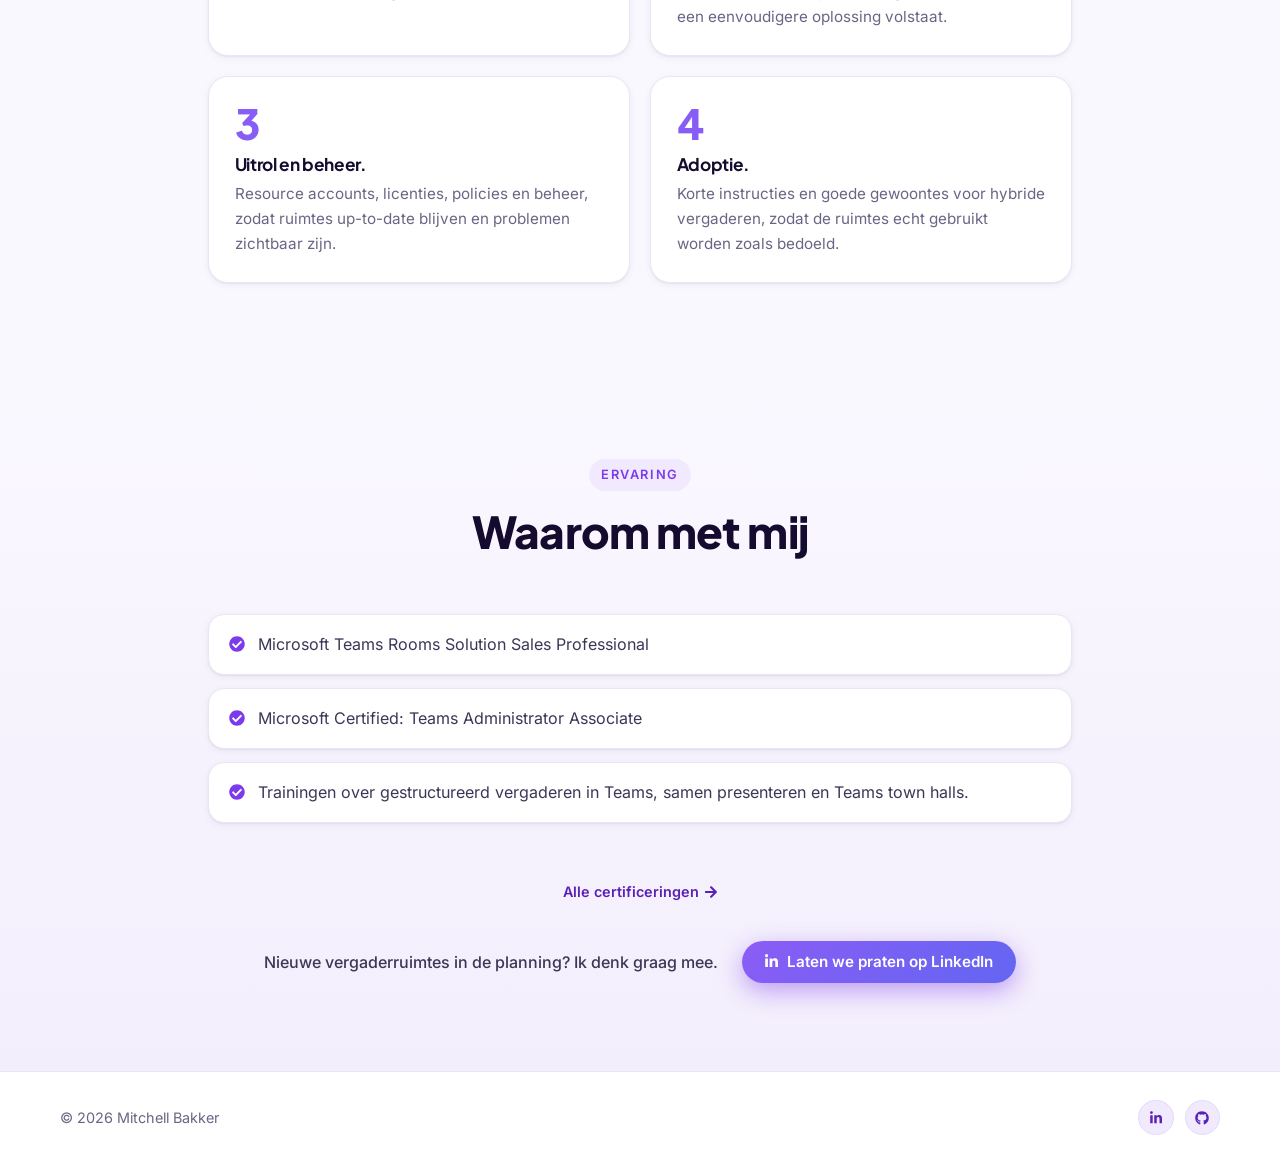
<file: nl/teams-rooms/index.html>
<!DOCTYPE html>
<html lang="nl">
<head>
    <meta charset="UTF-8">
    <meta name="viewport" content="width=device-width, initial-scale=1.0">
    <title>Microsoft Teams Rooms | Mitchell Bakker</title>
    <meta name="description" content="Vergaderruimtes die met één tik starten. Advies en uitrol van Microsoft Teams Rooms, zodat hybride vergaderen werkt voor wie in de ruimte zit én wie op afstand meedoet.">
    <meta name="referrer" content="strict-origin-when-cross-origin">
    <meta name="theme-color" content="#120a2a">

    <!-- Link previews (LinkedIn, Teams, etc.) -->
    <meta property="og:type" content="website">
    <meta property="og:url" content="https://mitchellbakker.nl/nl/teams-rooms/">
    <link rel="canonical" href="https://mitchellbakker.nl/nl/teams-rooms/">
    <link rel="alternate" hreflang="en" href="https://mitchellbakker.nl/teams-rooms/">
    <link rel="alternate" hreflang="nl" href="https://mitchellbakker.nl/nl/teams-rooms/">
    <link rel="alternate" hreflang="x-default" href="https://mitchellbakker.nl/teams-rooms/">
    <meta property="og:site_name" content="Mitchell Bakker">
    <meta property="og:locale" content="nl_NL">
    <meta property="og:locale:alternate" content="en_GB">
    <meta property="og:title" content="Microsoft Teams Rooms | Mitchell Bakker">
    <meta property="og:description" content="Vergaderruimtes die met één tik starten. Advies en uitrol van Microsoft Teams Rooms, zodat hybride vergaderen werkt voor wie in de ruimte zit én wie op afstand meedoet.">
    <meta property="og:image" content="https://mitchellbakker.nl/assets/images/og-image.jpg">
    <meta property="og:image:secure_url" content="https://mitchellbakker.nl/assets/images/og-image.jpg">
    <meta property="og:image:type" content="image/jpeg">
    <meta property="og:image:width" content="1200">
    <meta property="og:image:height" content="630">
    <meta property="og:image:alt" content="Mitchell Bakker, Solution Specialist Microsoft Teams &amp; Copilot">
    <meta name="twitter:card" content="summary_large_image">
    <meta name="twitter:title" content="Microsoft Teams Rooms | Mitchell Bakker">
    <meta name="twitter:description" content="Vergaderruimtes die met één tik starten. Advies en uitrol van Microsoft Teams Rooms, zodat hybride vergaderen werkt voor wie in de ruimte zit én wie op afstand meedoet.">
    <meta name="twitter:image" content="https://mitchellbakker.nl/assets/images/og-image.jpg">

    <link rel="icon" href="/assets/images/favicon.png" type="image/png">
    <link rel="apple-touch-icon" href="/assets/images/apple-touch-icon.png">

    <link rel="preload" href="/assets/fonts/inter-latin.woff2" as="font" type="font/woff2" crossorigin>
    <link rel="preload" href="/assets/fonts/plus-jakarta-sans-latin.woff2" as="font" type="font/woff2" crossorigin>
    <link rel="stylesheet" href="/assets/css/fonts.css">
    <link rel="stylesheet" href="/assets/css/icons.css?v=20261125a">
    <link rel="stylesheet" href="/assets/css/main.css?v=20261125d">
    <script>document.documentElement.classList.add("js");</script>
    <script type="application/ld+json">
    {
        "@context": "https://schema.org",
        "@graph": [
            {
                "@type": "WebPage",
                "url": "https://mitchellbakker.nl/nl/teams-rooms/",
                "name": "Microsoft Teams Rooms",
                "inLanguage": "nl",
                "isPartOf": { "@id": "https://mitchellbakker.nl/#website" },
                "dateModified": "2026-11-25T12:00:00+01:00"
            },
            {
                "@type": "Service",
                "name": "Microsoft Teams Rooms",
                "serviceType": "Microsoft Teams Rooms",
                "description": "Vergaderruimtes die met één tik starten. Advies en uitrol van Microsoft Teams Rooms, zodat hybride vergaderen werkt voor wie in de ruimte zit én wie op afstand meedoet.",
                "provider": { "@id": "https://mitchellbakker.nl/#person" },
                "areaServed": { "@type": "Country", "name": "Netherlands" },
                "url": "https://mitchellbakker.nl/nl/teams-rooms/"
            },
            {
                "@type": "BreadcrumbList",
                "itemListElement": [
                    { "@type": "ListItem", "position": 1, "name": "Home", "item": "https://mitchellbakker.nl/nl/" },
                    { "@type": "ListItem", "position": 2, "name": "Microsoft Teams Rooms", "item": "https://mitchellbakker.nl/nl/teams-rooms/" }
                ]
            }
        ]
    }
    </script>
</head>
<body>

<a class="skip-link" href="#main">Naar de inhoud</a>

<!-- ===== Navigation ===== -->
<header class="nav" id="nav">
    <div class="container nav-inner">
        <a href="/nl/" class="brand" aria-label="Mitchell Bakker, home">
            <span class="signature" aria-hidden="true"></span>
        </a>
        <nav class="nav-links" id="navLinks" aria-label="Hoofdmenu">
            <a href="/nl/#about">Over mij</a>
            <a href="/nl/#experience">Ervaring</a>
            <a href="/nl/#talks">Talks</a>
            <a href="/nl/#recommendations">Aanbevelingen</a>
            <a href="/nl/#certifications">Certificeringen</a>
            <a href="https://www.linkedin.com/in/mitchelljoshuabakker/" class="nav-cta" target="_blank" rel="noopener noreferrer">
                <i class="fab fa-linkedin-in" aria-hidden="true"></i> Contact
            </a>
        </nav>
        <div class="lang-switch" role="group" aria-label="Taal">
            <a href="/teams-rooms/" lang="en" hreflang="en" aria-label="English">EN</a>
            <a href="/nl/teams-rooms/" lang="nl" hreflang="nl" aria-current="page" aria-label="Nederlands">NL</a>
        </div>
        <button class="nav-toggle" id="navToggle" aria-label="Menu openen" aria-expanded="false" aria-controls="navLinks">
            <i class="fas fa-bars" aria-hidden="true"></i>
        </button>
    </div>
</header>

<main id="main">

<!-- ===== Hero ===== -->
<section class="hero hero-service" id="top">
    <div class="hero-glow" aria-hidden="true"></div>
    <div class="container">
        <div class="hero-service-text">
            <nav class="breadcrumb" aria-label="Kruimelpad">
                <a href="/nl/">Home</a>
                <span class="breadcrumb-sep" aria-hidden="true">&rsaquo;</span>
                <span aria-current="page">Microsoft Teams Rooms</span>
            </nav>
            <span class="eyebrow"><span class="dot" aria-hidden="true"></span> Dienst</span>
            <h1>Microsoft Teams Rooms</h1>
            <p class="hero-sub">Vergaderruimtes die gewoon werken. Met één tik starten, en een hybride vergadering waarin wie op afstand meedoet net zo goed meetelt als wie in de ruimte zit.</p>
            <div class="hero-actions">
                <a href="https://www.linkedin.com/in/mitchelljoshuabakker/" class="btn btn-primary" target="_blank" rel="noopener noreferrer"><i class="fab fa-linkedin-in" aria-hidden="true"></i> Neem contact op via LinkedIn</a>
                <a href="/nl/#help" class="btn btn-ghost"><i class="fas fa-arrow-left" aria-hidden="true"></i> Alle diensten</a>
            </div>
        </div>
    </div>
</section>

<!-- ===== Herken je dit? ===== -->
<section class="section help-section">
    <div class="container help">
        <div class="help-head reveal">
            <span class="section-kicker">Herken je dit?</span>
            <h2 class="section-title">Herken je dit?</h2>
        </div>

        <div class="help-grid">
            <article class="help-card reveal">
                <span class="help-icon" aria-hidden="true"><i class="fas fa-video"></i></span>
                <h3>Elke vergadering begint met tien minuten kabels, verloopstekkers en &ldquo;horen jullie ons?&rdquo;.</h3>
            </article>
            <article class="help-card reveal">
                <span class="help-icon" aria-hidden="true"><i class="fas fa-users"></i></span>
                <h3>Deelnemers op afstand zien niet wie er praat of kunnen het whiteboard niet volgen.</h3>
            </article>
            <article class="help-card reveal">
                <span class="help-icon" aria-hidden="true"><i class="fas fa-laptop"></i></span>
                <h3>Elke ruimte heeft andere apparatuur, dus niemand weet hoe het werkt.</h3>
            </article>
            <article class="help-card reveal">
                <span class="help-icon" aria-hidden="true"><i class="fas fa-calendar-alt"></i></span>
                <h3>Ruimtes zijn geboekt maar leeg, of vol terwijl de agenda zegt dat ze vrij zijn.</h3>
            </article>
        </div>
    </div>
</section>

<!-- ===== Hoe ik help ===== -->
<section class="section">
    <div class="container">
        <div class="section-head reveal">
            <span class="section-kicker">Hoe ik help</span>
            <h2 class="section-title">Hoe ik help</h2>
        </div>

        <ol class="steps">
            <li class="reveal">
                <h3>Ruimtes en wensen.</h3>
                <p>Welke ruimtes er zijn, hoe ze gebruikt worden en wat mensen erin nodig hebben.</p>
            </li>
            <li class="reveal">
                <h3>De juiste opstelling kiezen.</h3>
                <p>Teams Rooms op Windows of Android, camera's, audio en schermen per ruimtegrootte, en wanneer een eenvoudigere oplossing volstaat.</p>
            </li>
            <li class="reveal">
                <h3>Uitrol en beheer.</h3>
                <p>Resource accounts, licenties, policies en beheer, zodat ruimtes up-to-date blijven en problemen zichtbaar zijn.</p>
            </li>
            <li class="reveal">
                <h3>Adoptie.</h3>
                <p>Korte instructies en goede gewoontes voor hybride vergaderen, zodat de ruimtes echt gebruikt worden zoals bedoeld.</p>
            </li>
        </ol>
    </div>
</section>

<!-- ===== Ervaring en afsluiter ===== -->
<section class="section experience">
    <div class="container">
        <div class="section-head reveal">
            <span class="section-kicker">Ervaring</span>
            <h2 class="section-title">Waarom met mij</h2>
        </div>

        <ul class="proof reveal">
            <li><i class="fas fa-check-circle" aria-hidden="true"></i> Microsoft Teams Rooms Solution Sales Professional</li>
            <li><i class="fas fa-check-circle" aria-hidden="true"></i> Microsoft Certified: Teams Administrator Associate</li>
            <li><i class="fas fa-check-circle" aria-hidden="true"></i> Trainingen over gestructureerd vergaderen in Teams, samen presenteren en Teams town halls.</li>
        </ul>

        <div class="center reveal">
            <a href="/nl/#certifications" class="help-more">Alle certificeringen <i class="fas fa-arrow-right" aria-hidden="true"></i></a>
        </div>

        <div class="help-cta reveal">
            <p>Nieuwe vergaderruimtes in de planning? Ik denk graag mee.</p>
            <a href="https://www.linkedin.com/in/mitchelljoshuabakker/" class="btn btn-primary" target="_blank" rel="noopener noreferrer"><i class="fab fa-linkedin-in" aria-hidden="true"></i> Laten we praten op LinkedIn</a>
        </div>
    </div>
</section>

</main>

<footer class="footer">
    <div class="container footer-inner">
        <p>© <span id="year">2026</span> Mitchell Bakker</p>
        <ul class="socials socials-small" aria-label="Sociale profielen">
            <li><a href="https://www.linkedin.com/in/mitchelljoshuabakker/" aria-label="LinkedIn" target="_blank" rel="noopener noreferrer"><i class="fab fa-linkedin-in" aria-hidden="true"></i></a></li>
            <li><a href="https://github.com/mitchelljb" aria-label="GitHub" target="_blank" rel="noopener noreferrer"><i class="fab fa-github" aria-hidden="true"></i></a></li>
        </ul>
    </div>
</footer>

<a href="#top" class="to-top" id="toTop" aria-label="Terug naar boven">
    <svg class="to-top-ring" viewBox="0 0 52 52" aria-hidden="true" focusable="false"><circle class="to-top-track" cx="26" cy="26" r="24"/><circle class="to-top-progress" id="toTopProgress" cx="26" cy="26" r="24"/></svg>
    <i class="fas fa-arrow-up" aria-hidden="true"></i>
</a>

<script src="/assets/js/main.js?v=20261125b"></script>
</body>
</html>
</file>
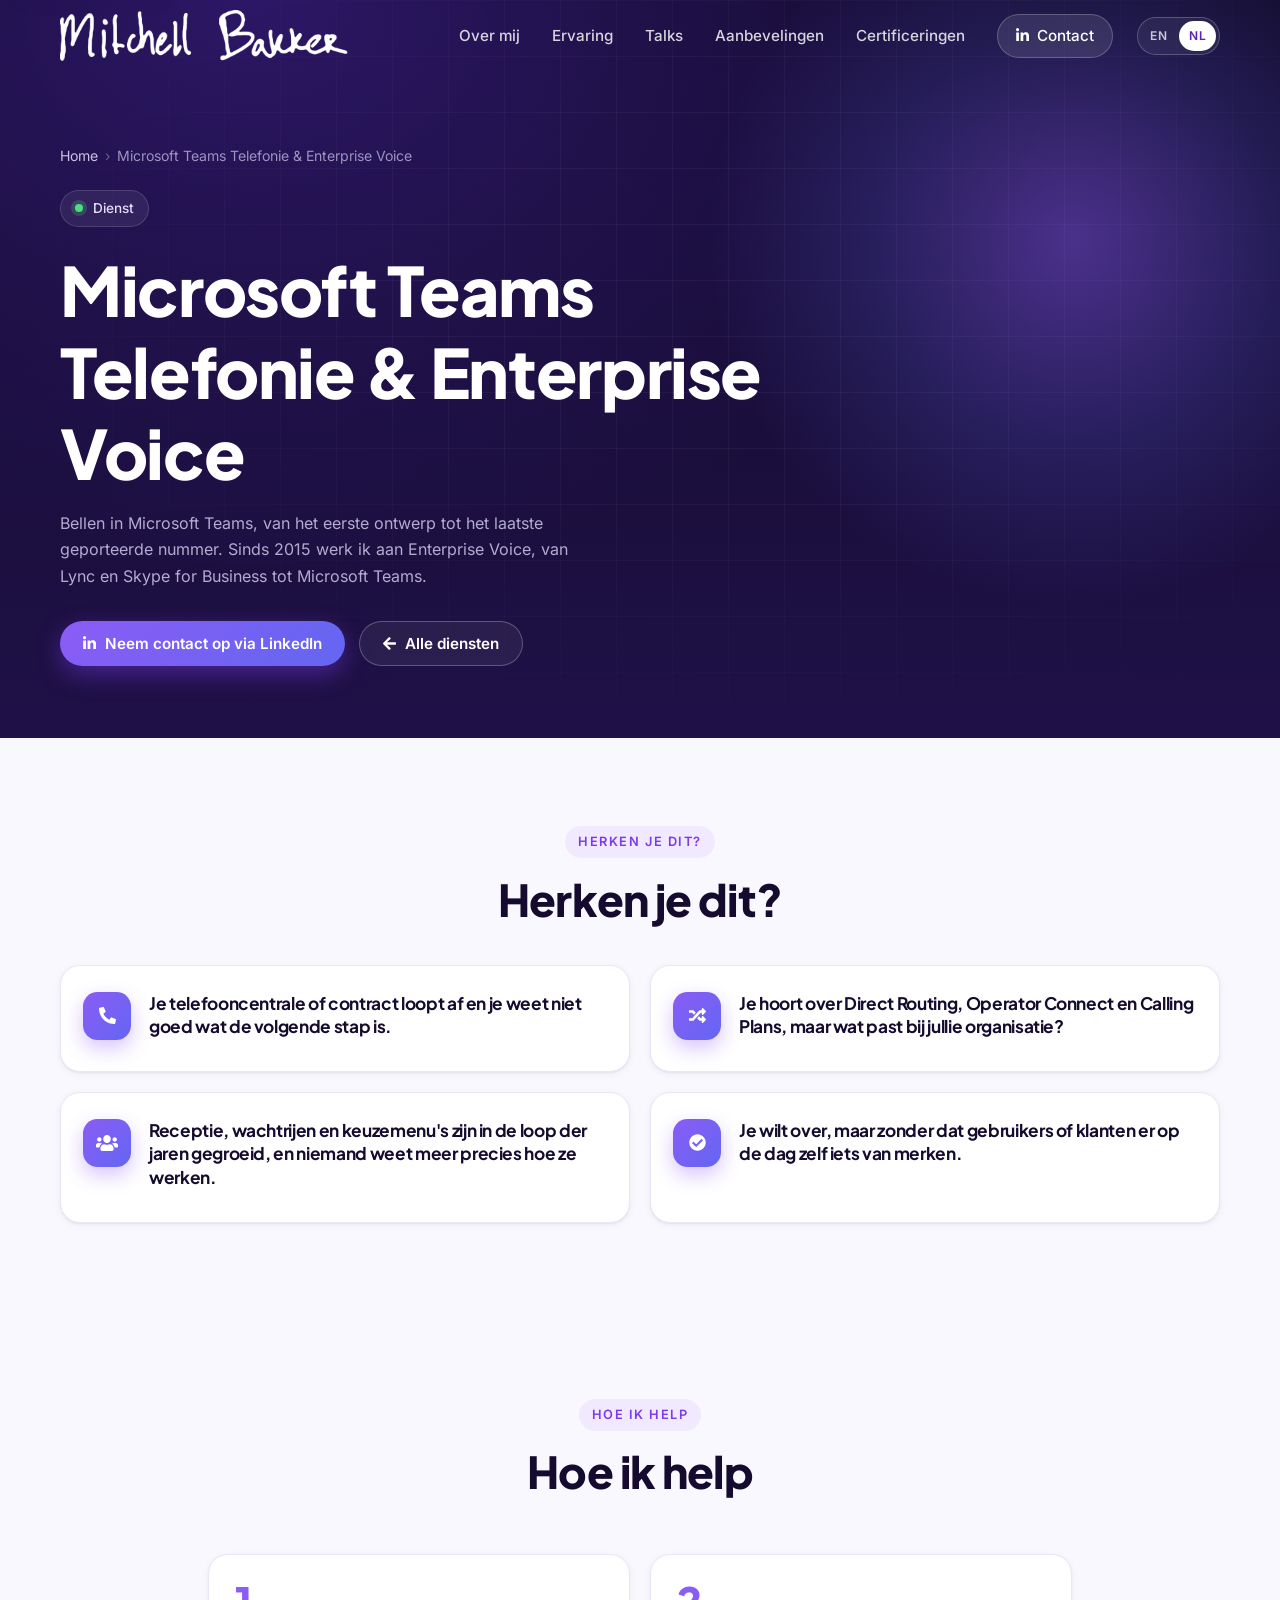
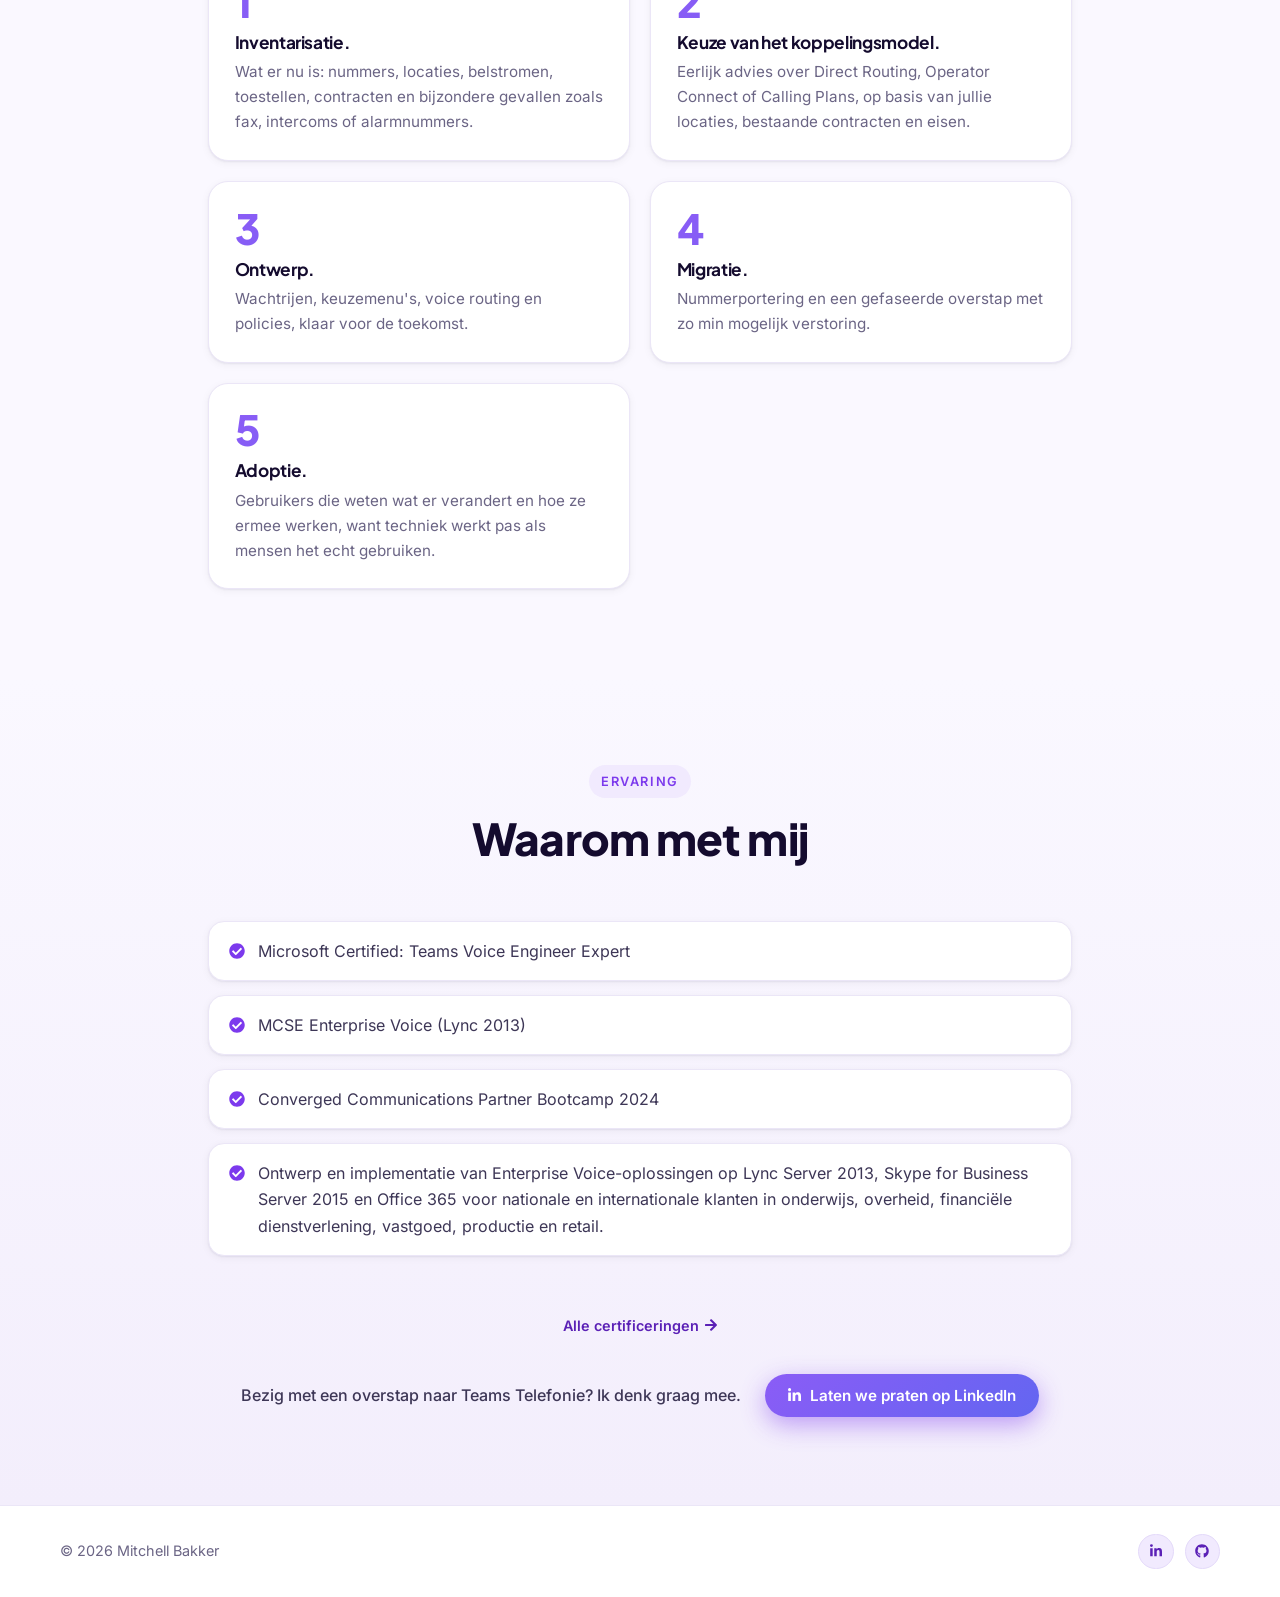
<file: nl/teams-telefonie/index.html>
<!DOCTYPE html>
<html lang="nl">
<head>
    <meta charset="UTF-8">
    <meta name="viewport" content="width=device-width, initial-scale=1.0">
    <title>Microsoft Teams Telefonie &amp; Enterprise Voice | Mitchell Bakker</title>
    <meta name="description" content="Overstappen van een oude telefooncentrale naar Microsoft Teams Phone? Advies over Direct Routing, Operator Connect en Calling Plans, ontwerp en een gefaseerde migratie, door een Teams Voice Engineer Expert.">
    <meta name="referrer" content="strict-origin-when-cross-origin">
    <meta name="theme-color" content="#120a2a">

    <!-- Link previews (LinkedIn, Teams, etc.) -->
    <meta property="og:type" content="website">
    <meta property="og:url" content="https://mitchellbakker.nl/nl/teams-telefonie/">
    <link rel="canonical" href="https://mitchellbakker.nl/nl/teams-telefonie/">
    <link rel="alternate" hreflang="en" href="https://mitchellbakker.nl/teams-phone/">
    <link rel="alternate" hreflang="nl" href="https://mitchellbakker.nl/nl/teams-telefonie/">
    <link rel="alternate" hreflang="x-default" href="https://mitchellbakker.nl/teams-phone/">
    <meta property="og:site_name" content="Mitchell Bakker">
    <meta property="og:locale" content="nl_NL">
    <meta property="og:locale:alternate" content="en_GB">
    <meta property="og:title" content="Microsoft Teams Telefonie &amp; Enterprise Voice | Mitchell Bakker">
    <meta property="og:description" content="Overstappen van een oude telefooncentrale naar Microsoft Teams Phone? Advies over Direct Routing, Operator Connect en Calling Plans, ontwerp en een gefaseerde migratie, door een Teams Voice Engineer Expert.">
    <meta property="og:image" content="https://mitchellbakker.nl/assets/images/og-image.jpg">
    <meta property="og:image:secure_url" content="https://mitchellbakker.nl/assets/images/og-image.jpg">
    <meta property="og:image:type" content="image/jpeg">
    <meta property="og:image:width" content="1200">
    <meta property="og:image:height" content="630">
    <meta property="og:image:alt" content="Mitchell Bakker, Solution Specialist Microsoft Teams &amp; Copilot">
    <meta name="twitter:card" content="summary_large_image">
    <meta name="twitter:title" content="Microsoft Teams Telefonie &amp; Enterprise Voice | Mitchell Bakker">
    <meta name="twitter:description" content="Overstappen van een oude telefooncentrale naar Microsoft Teams Phone? Advies over Direct Routing, Operator Connect en Calling Plans, ontwerp en een gefaseerde migratie, door een Teams Voice Engineer Expert.">
    <meta name="twitter:image" content="https://mitchellbakker.nl/assets/images/og-image.jpg">

    <link rel="icon" href="/assets/images/favicon.png" type="image/png">
    <link rel="apple-touch-icon" href="/assets/images/apple-touch-icon.png">

    <link rel="preload" href="/assets/fonts/inter-latin.woff2" as="font" type="font/woff2" crossorigin>
    <link rel="preload" href="/assets/fonts/plus-jakarta-sans-latin.woff2" as="font" type="font/woff2" crossorigin>
    <link rel="stylesheet" href="/assets/css/fonts.css">
    <link rel="stylesheet" href="/assets/css/icons.css?v=20261125a">
    <link rel="stylesheet" href="/assets/css/main.css?v=20261125d">
    <script>document.documentElement.classList.add("js");</script>
    <script type="application/ld+json">
    {
        "@context": "https://schema.org",
        "@graph": [
            {
                "@type": "WebPage",
                "url": "https://mitchellbakker.nl/nl/teams-telefonie/",
                "name": "Microsoft Teams Telefonie & Enterprise Voice",
                "inLanguage": "nl",
                "isPartOf": { "@id": "https://mitchellbakker.nl/#website" },
                "dateModified": "2026-11-25T12:00:00+01:00"
            },
            {
                "@type": "Service",
                "name": "Microsoft Teams Telefonie & Enterprise Voice",
                "serviceType": "Microsoft Teams Telefonie & Enterprise Voice",
                "description": "Overstappen van een oude telefooncentrale naar Microsoft Teams Phone? Advies over Direct Routing, Operator Connect en Calling Plans, ontwerp en een gefaseerde migratie, door een Teams Voice Engineer Expert.",
                "provider": { "@id": "https://mitchellbakker.nl/#person" },
                "areaServed": { "@type": "Country", "name": "Netherlands" },
                "url": "https://mitchellbakker.nl/nl/teams-telefonie/"
            },
            {
                "@type": "BreadcrumbList",
                "itemListElement": [
                    { "@type": "ListItem", "position": 1, "name": "Home", "item": "https://mitchellbakker.nl/nl/" },
                    { "@type": "ListItem", "position": 2, "name": "Microsoft Teams Telefonie & Enterprise Voice", "item": "https://mitchellbakker.nl/nl/teams-telefonie/" }
                ]
            }
        ]
    }
    </script>
</head>
<body>

<a class="skip-link" href="#main">Naar de inhoud</a>

<!-- ===== Navigation ===== -->
<header class="nav" id="nav">
    <div class="container nav-inner">
        <a href="/nl/" class="brand" aria-label="Mitchell Bakker, home">
            <span class="signature" aria-hidden="true"></span>
        </a>
        <nav class="nav-links" id="navLinks" aria-label="Hoofdmenu">
            <a href="/nl/#about">Over mij</a>
            <a href="/nl/#experience">Ervaring</a>
            <a href="/nl/#talks">Talks</a>
            <a href="/nl/#recommendations">Aanbevelingen</a>
            <a href="/nl/#certifications">Certificeringen</a>
            <a href="https://www.linkedin.com/in/mitchelljoshuabakker/" class="nav-cta" target="_blank" rel="noopener noreferrer">
                <i class="fab fa-linkedin-in" aria-hidden="true"></i> Contact
            </a>
        </nav>
        <div class="lang-switch" role="group" aria-label="Taal">
            <a href="/teams-phone/" lang="en" hreflang="en" aria-label="English">EN</a>
            <a href="/nl/teams-telefonie/" lang="nl" hreflang="nl" aria-current="page" aria-label="Nederlands">NL</a>
        </div>
        <button class="nav-toggle" id="navToggle" aria-label="Menu openen" aria-expanded="false" aria-controls="navLinks">
            <i class="fas fa-bars" aria-hidden="true"></i>
        </button>
    </div>
</header>

<main id="main">

<!-- ===== Hero ===== -->
<section class="hero hero-service" id="top">
    <div class="hero-glow" aria-hidden="true"></div>
    <div class="container">
        <div class="hero-service-text">
            <nav class="breadcrumb" aria-label="Kruimelpad">
                <a href="/nl/">Home</a>
                <span class="breadcrumb-sep" aria-hidden="true">&rsaquo;</span>
                <span aria-current="page">Microsoft Teams Telefonie &amp; Enterprise Voice</span>
            </nav>
            <span class="eyebrow"><span class="dot" aria-hidden="true"></span> Dienst</span>
            <h1>Microsoft Teams Telefonie &amp; Enterprise Voice</h1>
            <p class="hero-sub">Bellen in Microsoft Teams, van het eerste ontwerp tot het laatste geporteerde nummer. Sinds 2015 werk ik aan Enterprise Voice, van Lync en Skype for Business tot Microsoft Teams.</p>
            <div class="hero-actions">
                <a href="https://www.linkedin.com/in/mitchelljoshuabakker/" class="btn btn-primary" target="_blank" rel="noopener noreferrer"><i class="fab fa-linkedin-in" aria-hidden="true"></i> Neem contact op via LinkedIn</a>
                <a href="/nl/#help" class="btn btn-ghost"><i class="fas fa-arrow-left" aria-hidden="true"></i> Alle diensten</a>
            </div>
        </div>
    </div>
</section>

<!-- ===== Herken je dit? ===== -->
<section class="section help-section">
    <div class="container help">
        <div class="help-head reveal">
            <span class="section-kicker">Herken je dit?</span>
            <h2 class="section-title">Herken je dit?</h2>
        </div>

        <div class="help-grid">
            <article class="help-card reveal">
                <span class="help-icon" aria-hidden="true"><i class="fas fa-phone-alt"></i></span>
                <h3>Je telefooncentrale of contract loopt af en je weet niet goed wat de volgende stap is.</h3>
            </article>
            <article class="help-card reveal">
                <span class="help-icon" aria-hidden="true"><i class="fas fa-random"></i></span>
                <h3>Je hoort over Direct Routing, Operator Connect en Calling Plans, maar wat past bij jullie organisatie?</h3>
            </article>
            <article class="help-card reveal">
                <span class="help-icon" aria-hidden="true"><i class="fas fa-users"></i></span>
                <h3>Receptie, wachtrijen en keuzemenu's zijn in de loop der jaren gegroeid, en niemand weet meer precies hoe ze werken.</h3>
            </article>
            <article class="help-card reveal">
                <span class="help-icon" aria-hidden="true"><i class="fas fa-check-circle"></i></span>
                <h3>Je wilt over, maar zonder dat gebruikers of klanten er op de dag zelf iets van merken.</h3>
            </article>
        </div>
    </div>
</section>

<!-- ===== Hoe ik help ===== -->
<section class="section">
    <div class="container">
        <div class="section-head reveal">
            <span class="section-kicker">Hoe ik help</span>
            <h2 class="section-title">Hoe ik help</h2>
        </div>

        <ol class="steps">
            <li class="reveal">
                <h3>Inventarisatie.</h3>
                <p>Wat er nu is: nummers, locaties, belstromen, toestellen, contracten en bijzondere gevallen zoals fax, intercoms of alarmnummers.</p>
            </li>
            <li class="reveal">
                <h3>Keuze van het koppelingsmodel.</h3>
                <p>Eerlijk advies over Direct Routing, Operator Connect of Calling Plans, op basis van jullie locaties, bestaande contracten en eisen.</p>
            </li>
            <li class="reveal">
                <h3>Ontwerp.</h3>
                <p>Wachtrijen, keuzemenu's, voice routing en policies, klaar voor de toekomst.</p>
            </li>
            <li class="reveal">
                <h3>Migratie.</h3>
                <p>Nummerportering en een gefaseerde overstap met zo min mogelijk verstoring.</p>
            </li>
            <li class="reveal">
                <h3>Adoptie.</h3>
                <p>Gebruikers die weten wat er verandert en hoe ze ermee werken, want techniek werkt pas als mensen het echt gebruiken.</p>
            </li>
        </ol>
    </div>
</section>

<!-- ===== Ervaring en afsluiter ===== -->
<section class="section experience">
    <div class="container">
        <div class="section-head reveal">
            <span class="section-kicker">Ervaring</span>
            <h2 class="section-title">Waarom met mij</h2>
        </div>

        <ul class="proof reveal">
            <li><i class="fas fa-check-circle" aria-hidden="true"></i> Microsoft Certified: Teams Voice Engineer Expert</li>
            <li><i class="fas fa-check-circle" aria-hidden="true"></i> MCSE Enterprise Voice (Lync 2013)</li>
            <li><i class="fas fa-check-circle" aria-hidden="true"></i> Converged Communications Partner Bootcamp 2024</li>
            <li><i class="fas fa-check-circle" aria-hidden="true"></i> Ontwerp en implementatie van Enterprise Voice-oplossingen op Lync Server 2013, Skype for Business Server 2015 en Office 365 voor nationale en internationale klanten in onderwijs, overheid, financiële dienstverlening, vastgoed, productie en retail.</li>
        </ul>

        <div class="center reveal">
            <a href="/nl/#certifications" class="help-more">Alle certificeringen <i class="fas fa-arrow-right" aria-hidden="true"></i></a>
        </div>

        <div class="help-cta reveal">
            <p>Bezig met een overstap naar Teams Telefonie? Ik denk graag mee.</p>
            <a href="https://www.linkedin.com/in/mitchelljoshuabakker/" class="btn btn-primary" target="_blank" rel="noopener noreferrer"><i class="fab fa-linkedin-in" aria-hidden="true"></i> Laten we praten op LinkedIn</a>
        </div>
    </div>
</section>

</main>

<footer class="footer">
    <div class="container footer-inner">
        <p>© <span id="year">2026</span> Mitchell Bakker</p>
        <ul class="socials socials-small" aria-label="Sociale profielen">
            <li><a href="https://www.linkedin.com/in/mitchelljoshuabakker/" aria-label="LinkedIn" target="_blank" rel="noopener noreferrer"><i class="fab fa-linkedin-in" aria-hidden="true"></i></a></li>
            <li><a href="https://github.com/mitchelljb" aria-label="GitHub" target="_blank" rel="noopener noreferrer"><i class="fab fa-github" aria-hidden="true"></i></a></li>
        </ul>
    </div>
</footer>

<a href="#top" class="to-top" id="toTop" aria-label="Terug naar boven">
    <svg class="to-top-ring" viewBox="0 0 52 52" aria-hidden="true" focusable="false"><circle class="to-top-track" cx="26" cy="26" r="24"/><circle class="to-top-progress" id="toTopProgress" cx="26" cy="26" r="24"/></svg>
    <i class="fas fa-arrow-up" aria-hidden="true"></i>
</a>

<script src="/assets/js/main.js?v=20261125b"></script>
</body>
</html>
</file>
<file: assets/css/fonts.css>
/* Self-hosted fonts, SIL Open Font License 1.1: Inter (Rasmus Andersson), Plus Jakarta Sans (Tokotype) */
@font-face {
  font-family: "Inter"; font-style: normal; font-weight: 400 600; font-display: swap;
  src: url("../fonts/inter-latin-ext.woff2") format("woff2");
  unicode-range: U+0100-02BA, U+02BD-02C5, U+02C7-02CC, U+02CE-02D7, U+02DD-02FF, U+0304, U+0308, U+0329, U+1D00-1DBF, U+1E00-1E9F, U+1EF2-1EFF, U+2020, U+20A0-20AB, U+20AD-20C4, U+2113, U+2C60-2C7F, U+A720-A7FF;
}
@font-face {
  font-family: "Inter"; font-style: normal; font-weight: 400 600; font-display: swap;
  src: url("../fonts/inter-latin.woff2") format("woff2");
  unicode-range: U+0000-00FF, U+0131, U+0152-0153, U+02BB-02BC, U+02C6, U+02DA, U+02DC, U+0304, U+0308, U+0329, U+2000-206F, U+20AC, U+2122, U+2191, U+2193, U+2212, U+2215, U+FEFF, U+FFFD;
}
@font-face {
  font-family: "Plus Jakarta Sans"; font-style: normal; font-weight: 600 800; font-display: swap;
  src: url("../fonts/plus-jakarta-sans-latin-ext.woff2") format("woff2");
  unicode-range: U+0100-02BA, U+02BD-02C5, U+02C7-02CC, U+02CE-02D7, U+02DD-02FF, U+0304, U+0308, U+0329, U+1D00-1DBF, U+1E00-1E9F, U+1EF2-1EFF, U+2020, U+20A0-20AB, U+20AD-20C4, U+2113, U+2C60-2C7F, U+A720-A7FF;
}
@font-face {
  font-family: "Plus Jakarta Sans"; font-style: normal; font-weight: 600 800; font-display: swap;
  src: url("../fonts/plus-jakarta-sans-latin.woff2") format("woff2");
  unicode-range: U+0000-00FF, U+0131, U+0152-0153, U+02BB-02BC, U+02C6, U+02DA, U+02DC, U+0304, U+0308, U+0329, U+2000-206F, U+20AC, U+2122, U+2191, U+2193, U+2212, U+2215, U+FEFF, U+FFFD;
}
</file>
<file: assets/css/main.css>
/* =========================================================
   Mitchell Bakker - personal site
   ========================================================= */
:root {
  --ink: #140b2e;
  --ink-soft: #3d3656;
  --muted: #6b6585;
  --bg: #faf8ff;
  --surface: #ffffff;
  --line: #ebe6f7;
  --violet: #7c3aed;
  --violet-dark: #5b21b6;
  --night: #120a2a;
  --night-2: #1f1147;
  --grad: linear-gradient(135deg, #8b5cf6 0%, #6366f1 100%);
  --radius: 1.25rem;
  --shadow-sm: 0 1px 2px rgba(20, 11, 46, 0.06), 0 2px 8px rgba(20, 11, 46, 0.05);
  --shadow-md: 0 10px 30px rgba(20, 11, 46, 0.08);
  --shadow-lg: 0 24px 60px rgba(20, 11, 46, 0.16);
  --font-head: "Plus Jakarta Sans", "Inter", system-ui, sans-serif;
  --font-body: "Inter", system-ui, -apple-system, "Segoe UI", sans-serif;
}

*, *::before, *::after { box-sizing: border-box; margin: 0; padding: 0; }
html { scroll-behavior: smooth; scroll-padding-top: 5rem; -webkit-text-size-adjust: 100%; }
body {
  font-family: var(--font-body);
  font-size: 1rem;
  line-height: 1.65;
  color: var(--ink-soft);
  background: var(--bg);
  -webkit-font-smoothing: antialiased;
  overflow-x: hidden;
}
img { max-width: 100%; display: block; }
a { color: inherit; text-decoration: none; }
ul, ol { list-style: none; }
h1, h2, h3 { font-family: var(--font-head); color: var(--ink); line-height: 1.2; letter-spacing: -0.02em; }
::selection { background: var(--violet); color: #fff; }
:focus-visible { outline: 3px solid #a78bfa; outline-offset: 3px; border-radius: 6px; }

.container { width: min(1160px, 100% - 2.5rem); margin-inline: auto; }
.center { text-align: center; margin-top: 3rem; }

.skip-link {
  position: absolute; left: 1rem; top: -4rem; z-index: 200;
  background: var(--surface); color: var(--ink); padding: 0.6rem 1rem; border-radius: 0.6rem;
  font-weight: 600; box-shadow: var(--shadow-md);
}
.skip-link:focus { top: 1rem; }

/* ---------- Buttons ---------- */
.btn {
  display: inline-flex; align-items: center; gap: 0.6rem;
  padding: 0.85rem 1.4rem; border-radius: 999px;
  font-weight: 600; font-size: 0.95rem; line-height: 1;
  transition: transform 0.2s ease, box-shadow 0.2s ease, background 0.2s ease, color 0.2s ease;
}
.btn:hover { transform: translateY(-2px); }
.btn-primary { background: var(--grad); color: #fff; box-shadow: 0 8px 24px rgba(124, 58, 237, 0.45); }
.btn-primary:hover { box-shadow: 0 12px 30px rgba(124, 58, 237, 0.6); }
.btn-primary i { transition: transform 0.2s ease; }
.btn-primary:hover i { transform: translateX(3px); }
.btn-ghost { color: #fff; border: 1px solid rgba(255, 255, 255, 0.25); background: rgba(255, 255, 255, 0.06); }
.btn-ghost:hover { background: rgba(255, 255, 255, 0.14); }
.btn-outline { color: var(--violet-dark); border: 1.5px solid #d8ccf5; background: var(--surface); }
.btn-outline:hover { border-color: var(--violet); box-shadow: var(--shadow-md); }
.btn-light { background: #fff; color: var(--violet-dark); box-shadow: 0 8px 24px rgba(0, 0, 0, 0.2); }
.btn-light:hover { box-shadow: 0 12px 30px rgba(0, 0, 0, 0.3); }

/* ---------- Navigation ---------- */
.nav {
  position: fixed; inset: 0 0 auto 0; z-index: 100;
  transition: background 0.3s ease, box-shadow 0.3s ease;
}
.nav-inner { display: flex; align-items: center; gap: 1.5rem; height: 4.5rem; }
.nav-inner .brand { margin-right: auto; }
.brand { display: flex; align-items: center; color: #fff; }
.signature {
  display: block; width: 18rem; aspect-ratio: 800 / 144; background: #fff;
  -webkit-mask: url("../images/signature.png") no-repeat center / contain;
          mask: url("../images/signature.png") no-repeat center / contain;
  transition: background 0.3s ease;
}
.nav.scrolled .signature { background: linear-gradient(90deg, #6d28d9, #4f46e5); }
.nav-links { display: flex; align-items: center; gap: 2rem; }
.nav-links a { color: rgba(255, 255, 255, 0.82); font-weight: 500; font-size: 0.95rem; position: relative; }
.nav-links a:not(.nav-cta)::after {
  content: ""; position: absolute; left: 0; right: 0; bottom: -0.35rem; height: 2px; border-radius: 2px;
  background: currentColor; transform: scaleX(0); transition: transform 0.2s ease;
}
.nav-links a:hover::after, .nav-links a.active::after { transform: scaleX(1); }
.nav-links a:hover, .nav-links a.active { color: #fff; }
.nav-cta {
  display: inline-flex; align-items: center; gap: 0.5rem;
  padding: 0.55rem 1.1rem; border-radius: 999px;
  background: rgba(255, 255, 255, 0.1); border: 1px solid rgba(255, 255, 255, 0.22); color: #fff !important;
}
.nav-cta:hover { background: rgba(255, 255, 255, 0.2); }
.nav-toggle { display: none; background: none; border: 0; color: #fff; font-size: 1.4rem; cursor: pointer; padding: 0.4rem; }

.nav.scrolled { background: rgba(255, 255, 255, 0.88); backdrop-filter: saturate(180%) blur(14px); -webkit-backdrop-filter: saturate(180%) blur(14px); box-shadow: 0 1px 0 var(--line); }
.nav.scrolled .brand, .nav.scrolled .nav-toggle { color: var(--ink); }
.nav.scrolled .nav-links a { color: var(--ink-soft); }
.nav.scrolled .nav-links a:hover, .nav.scrolled .nav-links a.active { color: var(--violet-dark); }
.nav.scrolled .nav-cta { background: var(--grad); border-color: transparent; color: #fff !important; }

/* ---------- Hero ---------- */
.hero {
  position: relative; overflow: hidden; isolation: isolate;
  background: radial-gradient(ellipse at 20% 0%, #2c1766 0%, transparent 55%), linear-gradient(180deg, var(--night) 0%, var(--night-2) 100%);
  color: #c9c2e3;
  padding: 9rem 0 8rem;
}
.hero::before {
  content: ""; position: absolute; inset: 0; z-index: -1;
  background-image: linear-gradient(rgba(255, 255, 255, 0.045) 1px, transparent 1px), linear-gradient(90deg, rgba(255, 255, 255, 0.045) 1px, transparent 1px);
  background-size: 56px 56px;
  -webkit-mask-image: radial-gradient(ellipse at 60% 40%, #000 30%, transparent 75%);
          mask-image: radial-gradient(ellipse at 60% 40%, #000 30%, transparent 75%);
}
.hero-glow {
  position: absolute; z-index: -1; width: 46rem; height: 46rem; right: -10rem; top: -8rem; border-radius: 50%;
  background: radial-gradient(circle, rgba(139, 92, 246, 0.45) 0%, rgba(99, 102, 241, 0.18) 40%, transparent 70%);
}
.hero-inner { display: grid; grid-template-columns: 1.15fr 0.85fr; gap: 4rem; align-items: center; }
.eyebrow {
  display: inline-flex; align-items: center; gap: 0.6rem;
  padding: 0.4rem 0.9rem; border-radius: 999px; font-size: 0.85rem; font-weight: 500; color: #e4ddfb;
  background: rgba(255, 255, 255, 0.07); border: 1px solid rgba(255, 255, 255, 0.14);
}
.eyebrow .dot { width: 0.5rem; height: 0.5rem; border-radius: 50%; background: #4ade80; box-shadow: 0 0 0 4px rgba(74, 222, 128, 0.2); }
.hero h1 { color: #fff; font-size: clamp(2.5rem, 5.5vw, 4.25rem); font-weight: 800; margin: 1.4rem 0 1rem; }
.gradient-text { background: linear-gradient(90deg, #c4b5fd 0%, #a78bfa 45%, #818cf8 100%); -webkit-background-clip: text; background-clip: text; color: transparent; }
.hero-lead { font-size: clamp(1.15rem, 2vw, 1.45rem); color: #e9e4fb; font-weight: 500; }
.rotator { display: block; width: fit-content; margin-top: 0.35rem; white-space: nowrap; color: #fff; font-weight: 700; border-bottom: 3px solid #8b5cf6; transition: opacity 0.35s ease, transform 0.35s ease; }
.rotator.out { opacity: 0; transform: translateY(6px); }
.hero-sub { margin-top: 1rem; max-width: 34rem; color: #b3abd1; }
.hero-actions { display: flex; flex-wrap: wrap; gap: 0.9rem; margin-top: 2rem; }

.socials { display: flex; gap: 0.7rem; margin-top: 2rem; }
.socials a {
  display: grid; place-items: center; width: 2.6rem; height: 2.6rem; border-radius: 50%;
  color: #e4ddfb; background: rgba(255, 255, 255, 0.07); border: 1px solid rgba(255, 255, 255, 0.14);
  transition: background 0.2s ease, transform 0.2s ease;
}
.socials a:hover { background: var(--violet); color: #fff; transform: translateY(-2px); }

.hero-visual { position: relative; justify-self: center; width: min(26rem, 100%); }
.photo-frame {
  position: relative; aspect-ratio: 1; padding: 0.45rem; border-radius: 2.5rem;
  background: linear-gradient(135deg, #a78bfa, #6366f1 50%, #22d3ee);
  box-shadow: 0 30px 80px rgba(76, 29, 149, 0.55);
  transform: rotate(-2deg);
}
.photo-frame img { width: 100%; height: 100%; object-fit: cover; border-radius: 2.1rem; }
.float-card {
  position: absolute; display: flex; align-items: center; gap: 0.75rem;
  padding: 0.75rem 1rem; border-radius: 1rem; background: rgba(255, 255, 255, 0.96);
  box-shadow: var(--shadow-lg); color: var(--ink); animation: float 6s ease-in-out infinite;
}
.float-card img { width: 2.75rem; height: 2.75rem; }
.float-card strong { display: block; font-family: var(--font-head); font-size: 0.92rem; line-height: 1.25; }
.float-card span { display: block; font-size: 0.78rem; color: var(--muted); line-height: 1.3; }
.float-card-top { left: -3rem; top: 2.5rem; }
.float-card-bottom { right: -2.5rem; bottom: 2rem; animation-delay: -3s; }
.float-card .float-icon { display: grid; place-items: center; width: 2.6rem; height: 2.6rem; border-radius: 0.8rem; background: var(--grad); color: #fff; font-size: 1.05rem; }
@keyframes float { 0%, 100% { transform: translateY(0); } 50% { transform: translateY(-10px); } }

/* ---------- Stats ---------- */
.stats { position: relative; z-index: 2; margin-top: -3.5rem; }
.stats-grid {
  display: grid; grid-template-columns: repeat(4, 1fr);
  background: var(--surface); border: 1px solid var(--line); border-radius: var(--radius); box-shadow: var(--shadow-md);
}
.stat { padding: 1.6rem 1rem; text-align: center; }
.stat + .stat { border-left: 1px solid var(--line); }
.stat-num { display: block; font-family: var(--font-head); font-size: 2.1rem; font-weight: 800; background: var(--grad); -webkit-background-clip: text; background-clip: text; color: transparent; line-height: 1.1; }
.stat-num.pop { animation: stat-pop 0.6s cubic-bezier(0.34, 1.56, 0.64, 1); }
@keyframes stat-pop { 0% { transform: scale(1); } 40% { transform: scale(1.35); } 100% { transform: scale(1); } }
.stat-label { font-size: 0.9rem; color: var(--muted); }

/* ---------- Sections ---------- */
.section { padding: 6.5rem 0; position: relative; }
.section-head { text-align: center; margin-bottom: 3.5rem; }
.section-kicker {
  display: inline-block; font-size: 0.8rem; font-weight: 600; letter-spacing: 0.12em; text-transform: uppercase;
  color: var(--violet); background: #f1eafe; padding: 0.35rem 0.8rem; border-radius: 999px;
}
.kicker-light { color: #ddd6fe; background: rgba(255, 255, 255, 0.1); }
.section-title { font-size: clamp(1.9rem, 3.6vw, 2.75rem); font-weight: 800; margin-top: 0.9rem; }

/* ---------- About ---------- */
.about { padding-top: 6rem; }
.about-grid { display: grid; grid-template-columns: 1fr 1fr; gap: 4rem; align-items: center; }
.about-text .section-title { margin-bottom: 1.4rem; }
.about-text p + p { margin-top: 1rem; }
.about-text .about-meta { margin-top: 1.6rem; font-size: 0.92rem; color: var(--muted); }
.about-meta i { color: var(--violet); margin-right: 0.25rem; }
.focus-grid { display: grid; grid-template-columns: 1fr 1fr; gap: 1.2rem; }
.focus-card {
  background: var(--surface); border: 1px solid var(--line); border-radius: var(--radius); padding: 1.6rem;
  box-shadow: var(--shadow-sm); transition: box-shadow 0.25s ease, border-color 0.25s ease;
}
.focus-card:nth-child(even) { margin-top: 1.5rem; margin-bottom: -1.5rem; }
.focus-card:hover { box-shadow: var(--shadow-md); border-color: #d8ccf5; }
.focus-icon { display: grid; place-items: center; width: 3rem; height: 3rem; border-radius: 0.9rem; background: #f1eafe; color: var(--violet); font-size: 1.15rem; margin-bottom: 1rem; }
.focus-card h3 { font-size: 1.05rem; margin-bottom: 0.4rem; }
.focus-card p { font-size: 0.92rem; color: var(--muted); }

/* ---------- Experience ---------- */
.experience { background: linear-gradient(180deg, var(--bg) 0%, #f3eefc 100%); }
.timeline { position: relative; max-width: 54rem; margin-inline: auto; padding-left: 2.75rem; }
.timeline::before { content: ""; position: absolute; left: 0.6rem; top: 0.5rem; bottom: 0.5rem; width: 2px; background: linear-gradient(180deg, var(--violet), #d8ccf5 30%, #e9e3f7); }
.job { position: relative; }
.job + .job { margin-top: 1.4rem; }
.job::before {
  content: ""; position: absolute; left: -2.75rem; top: 1.9rem; width: 1.25rem; height: 1.25rem; border-radius: 50%;
  background: var(--surface); border: 3px solid #c4b5fd;
}
.job-current::before { background: var(--violet); border-color: #ddd6fe; box-shadow: 0 0 0 6px rgba(124, 58, 237, 0.15); }
.job-card {
  background: var(--surface); border: 1px solid var(--line); border-radius: var(--radius); padding: 1.5rem 1.6rem;
  box-shadow: var(--shadow-sm); transition: box-shadow 0.25s ease, transform 0.25s ease;
}
.job-card:hover { box-shadow: var(--shadow-md); transform: translateX(4px); }
.job-current .job-card { border-color: #d8ccf5; box-shadow: 0 10px 30px rgba(124, 58, 237, 0.12); }
.job-top { display: grid; grid-template-columns: auto 1fr auto; gap: 1rem; align-items: center; margin-bottom: 0.8rem; }
.job-logo { display: grid; place-items: center; width: 2.9rem; height: 2.9rem; border-radius: 0.8rem; background: #f1eafe; color: var(--violet-dark); font-family: var(--font-head); font-weight: 800; font-size: 0.9rem; }
.job-current .job-logo { background: var(--grad); color: #fff; }
.job h3 { font-size: 1.1rem; }
.job-company { color: var(--violet-dark); font-weight: 600; font-size: 0.92rem; }
.job-period { font-size: 0.85rem; color: var(--muted); white-space: nowrap; display: inline-flex; align-items: center; gap: 0.5rem; }
.pill { font-size: 0.72rem; font-weight: 600; color: #15803d; background: #dcfce7; padding: 0.15rem 0.55rem; border-radius: 999px; }
.job-card > p { font-size: 0.95rem; }

/* ---------- Certifications ---------- */
.certifications {
  overflow: hidden; isolation: isolate; color: #c9c2e3;
  background: linear-gradient(160deg, var(--night) 0%, var(--night-2) 60%, #2a1673 100%);
}
.certs-glow { position: absolute; z-index: -1; left: -12rem; bottom: -20rem; width: 44rem; height: 44rem; border-radius: 50%; background: radial-gradient(circle, rgba(139, 92, 246, 0.35), transparent 65%); }
.certifications .section-title { color: #fff; }
.cert-grid { display: grid; grid-template-columns: repeat(4, 1fr); gap: 1.25rem; }
.cert {
  position: relative; display: flex; flex-direction: column; align-items: center; text-align: center;
  padding: 2rem 1.25rem 1.5rem; border-radius: var(--radius);
  background: rgba(255, 255, 255, 0.06); border: 1px solid rgba(255, 255, 255, 0.12);
  transition: transform 0.25s ease, background 0.25s ease, border-color 0.25s ease;
}
.cert:hover { transform: translateY(-6px); background: rgba(255, 255, 255, 0.1); border-color: rgba(196, 181, 253, 0.5); }
.cert img { width: 7.5rem; height: 7.5rem; object-fit: contain; filter: drop-shadow(0 10px 20px rgba(0, 0, 0, 0.35)); }
.cert-level { margin-top: 1.1rem; font-size: 0.72rem; font-weight: 600; letter-spacing: 0.1em; text-transform: uppercase; color: #c4b5fd; }
.cert h3 { color: #fff; font-size: 1.05rem; margin-top: 0.35rem; }
.cert p { font-size: 0.85rem; color: #a59cc8; margin-top: 0.25rem; }
.cert-link { margin-top: auto; padding-top: 1rem; font-size: 0.82rem; font-weight: 600; color: #ddd6fe; opacity: 0.75; transition: opacity 0.2s ease; }
.cert:hover .cert-link { opacity: 1; }
.recognition-title { color: #fff; text-align: center; font-size: 1.15rem; margin: 3.5rem 0 1.25rem; }
.recognition-grid { display: grid; grid-template-columns: repeat(3, 1fr); gap: 1rem; }
.recognition {
  display: flex; align-items: center; gap: 0.9rem; padding: 0.9rem 1.1rem; border-radius: 1rem;
  background: rgba(255, 255, 255, 0.05); border: 1px solid rgba(255, 255, 255, 0.1); transition: background 0.2s ease;
}
.recognition:hover { background: rgba(255, 255, 255, 0.1); }
.recognition img { width: 3.5rem; height: 3.5rem; flex-shrink: 0; }
.recognition strong { display: block; color: #fff; font-size: 0.9rem; font-weight: 600; line-height: 1.35; }
.recognition span { font-size: 0.8rem; color: #a59cc8; }
.also-certified { margin: 1.5rem auto 0; max-width: 60rem; text-align: center; font-size: 0.9rem; line-height: 1.7; color: #a59cc8; }
.also-certified i { color: #a78bfa; margin-right: 0.25rem; }
.also-certified strong { color: #e4ddfb; font-weight: 600; white-space: nowrap; }
.also-certified .sep { margin: 0 0.4rem; color: #6b628f; }

/* ---------- Contact ---------- */
.contact-card {
  display: flex; align-items: center; justify-content: space-between; gap: 2rem; flex-wrap: wrap;
  padding: 2.75rem 3rem; border-radius: 1.75rem; color: #ede9fe;
  background: radial-gradient(circle at 90% 10%, rgba(255, 255, 255, 0.2), transparent 40%), var(--grad);
  box-shadow: 0 24px 60px rgba(99, 102, 241, 0.35);
}
.contact-card h2 { color: #fff; font-size: clamp(1.5rem, 2.8vw, 2rem); font-weight: 800; }
.contact-card p { margin-top: 0.5rem; max-width: 36rem; }

/* ---------- Footer ---------- */
.footer { background: var(--surface); color: var(--muted); border-top: 1px solid var(--line); padding: 1.75rem 0; font-size: 0.9rem; }
.footer .socials a { color: var(--violet-dark); background: #f1eafe; border-color: #e4dafa; }
.footer .socials a:hover { color: #fff; background: var(--violet); border-color: var(--violet); }
.footer-inner { display: flex; align-items: center; justify-content: space-between; gap: 1rem; flex-wrap: wrap; }
.socials-small { margin-top: 0; }
.socials-small a { width: 2.2rem; height: 2.2rem; font-size: 0.9rem; }

/* ---------- Back to top ---------- */
.to-top {
  position: fixed; right: 1.5rem; bottom: 1.5rem; z-index: 90;
  display: grid; place-items: center; width: 3.25rem; height: 3.25rem; border-radius: 50%;
  color: #fff; font-size: 1.05rem; background: var(--grad);
  box-shadow: 0 10px 28px rgba(124, 58, 237, 0.45), 0 0 0 4px rgba(255, 255, 255, 0.55);
  opacity: 0; visibility: hidden; transform: translateY(1rem) scale(0.85);
  transition: opacity 0.3s ease, transform 0.3s ease, visibility 0s linear 0.3s, box-shadow 0.2s ease;
}
.to-top.show { opacity: 1; visibility: visible; transform: none; transition: opacity 0.3s ease, transform 0.3s ease, visibility 0s, box-shadow 0.2s ease; }
.to-top:hover { box-shadow: 0 14px 34px rgba(124, 58, 237, 0.6), 0 0 0 4px rgba(255, 255, 255, 0.75); }
.to-top:hover i { transform: translateY(-3px); }
.to-top:focus-visible { outline: 3px solid var(--violet); outline-offset: 4px; }
.to-top i { position: relative; transition: transform 0.2s ease; }
/* ring around the button that fills up as you scroll down the page */
.to-top-ring { position: absolute; inset: 0; width: 100%; height: 100%; transform: rotate(-90deg); }
.to-top-ring circle { fill: none; stroke-width: 2.5; }
.to-top-track { stroke: rgba(255, 255, 255, 0.25); }
.to-top-progress { stroke: #fff; stroke-linecap: round; stroke-dasharray: 150.8; stroke-dashoffset: 150.8; }
html:not(.js) .to-top { opacity: 1; visibility: visible; transform: none; }
html:not(.js) .to-top-ring { display: none; }
@media (max-width: 640px) {
  .to-top { right: 1rem; bottom: 1rem; width: 2.9rem; height: 2.9rem; font-size: 0.95rem; }
}

/* ---------- Reveal on scroll ---------- */
.js .reveal { opacity: 0; transform: translateY(24px); transition: opacity 0.7s ease, transform 0.7s ease; }
.js .reveal.visible { opacity: 1; transform: none; }

/* ---------- Responsive ---------- */
@media (max-width: 960px) {
  .hero { padding: 7.5rem 0 7rem; }
  .hero-inner { grid-template-columns: 1fr; gap: 3.5rem; text-align: center; }
  .hero-sub, .rotator { margin-inline: auto; }
  .hero-actions, .socials { justify-content: center; }
  .hero-visual { width: min(20rem, 78%); }
  .float-card { text-align: left; }
  .float-card-top { left: -2.5rem; }
  .float-card-bottom { right: -2rem; }
  .about-grid { grid-template-columns: 1fr; gap: 3rem; }
  .cert-grid { grid-template-columns: repeat(2, 1fr); }
  .recognition-grid { grid-template-columns: 1fr; max-width: 32rem; margin-inline: auto; }
}
@media (max-width: 760px) {
  .stats-grid { grid-template-columns: repeat(2, 1fr); }
  .stat:nth-child(3) { border-left: 0; }
  .stat:nth-child(n+3) { border-top: 1px solid var(--line); }
  .job-top { grid-template-columns: auto 1fr; }
  .job-period { grid-column: 1 / -1; }
  .contact-card { padding: 2rem; }
}
@media (max-width: 520px) {
  .signature { width: 14rem; }
  .container { width: calc(100% - 2rem); }
  .section { padding: 4.5rem 0; }
  .focus-grid { grid-template-columns: 1fr; }
  .focus-card:nth-child(even) { margin: 0; }
  .cert-grid { grid-template-columns: 1fr 1fr; gap: 0.8rem; }
  .cert { padding: 1.4rem 0.8rem 1.1rem; }
  .cert img { width: 5.5rem; height: 5.5rem; }
  .cert h3 { font-size: 0.95rem; }
  .timeline { padding-left: 2rem; }
  .timeline::before { left: 0.45rem; }
  .job::before { left: -2rem; width: 1rem; height: 1rem; }
  .float-card { padding: 0.55rem 0.75rem; gap: 0.55rem; }
  .float-card-top { left: -1.5rem; top: 1rem; }
  .float-card-bottom { right: -1.25rem; bottom: 0.5rem; }
  .float-card strong { font-size: 0.8rem; }
  .float-card span { font-size: 0.7rem; }
  .float-card img, .float-card .float-icon { width: 2.1rem; height: 2.1rem; }
}
/* Phones: the whole hero fits on the first screen, with the photo between
   the heading and the rest of the text. The text block is "unwrapped" with
   display: contents so its parts can be ordered around the photo; desktop
   and tablet keep the normal two-block layout. */
@media (max-width: 640px) {
  .hero { padding: 5.5rem 0 4.75rem; }
  .hero-inner { display: flex; flex-direction: column; align-items: center; gap: 0; }
  .hero-text { display: contents; }
  .eyebrow { display: none; }
  .hero h1 { order: 1; margin: 0 0 0.6rem; font-size: clamp(2rem, 9vw, 2.5rem); }
  .hero-lead { order: 2; font-size: 1.1rem; }
  .hero-visual { order: 3; width: min(15rem, 60%); margin: 1.6rem 0 1.5rem; }
  .hero-sub { order: 4; margin-top: 0; font-size: 0.95rem; line-height: 1.55; }
  .hero-actions { order: 5; flex-wrap: nowrap; gap: 0.6rem; margin-top: 1.1rem; width: 100%; justify-content: center; }
  .hero-actions .btn { padding: 0.75rem 1rem; font-size: 0.85rem; gap: 0.45rem; white-space: nowrap; }
  .socials { order: 6; margin-top: 1rem; }
}
/* narrow phones (360px and similar): keep both buttons and the menu button inside the screen */
@media (max-width: 380px) {
  .signature { width: 12rem; }
  .hero-actions { gap: 0.45rem; }
  .hero-actions .btn { padding: 0.7rem 0.75rem; font-size: 0.8rem; gap: 0.35rem; }
}
@media (prefers-reduced-motion: reduce) {
  html { scroll-behavior: auto; }
  *, *::before, *::after { animation: none !important; transition: none !important; }
  .js .reveal { opacity: 1; transform: none; }
}

/* =========================================================
   Motion & Teams calling touches
   ========================================================= */

/* drifting hero glow */
.hero-glow { animation: drift 18s ease-in-out infinite alternate; }
@keyframes drift {
  0% { transform: translate(0, 0) scale(1); }
  50% { transform: translate(-6rem, 4rem) scale(1.1); }
  100% { transform: translate(-2rem, -3rem) scale(0.95); }
}

/* incoming-call ripples behind the photo */
.ring-pulse { position: absolute; inset: 0; z-index: -1; pointer-events: none; }
.ring-pulse span {
  position: absolute; inset: 8%; border-radius: 50%;
  border: 2px solid rgba(167, 139, 250, 0.55);
  animation: ripple 3.6s cubic-bezier(0.2, 0.6, 0.4, 1) infinite;
}
.ring-pulse span:nth-child(2) { animation-delay: 1.2s; }
.ring-pulse span:nth-child(3) { animation-delay: 2.4s; }
@keyframes ripple {
  0% { transform: scale(0.85); opacity: 0.9; }
  100% { transform: scale(1.55); opacity: 0; }
}

/* "Teams Phone · Connected" card */
.call-card { gap: 0.8rem; }
.float-card .call-icon { position: relative; overflow: visible; background: linear-gradient(135deg, #7b83eb 0%, #5b5fc7 55%, #4b53bc 100%); box-shadow: 0 6px 14px rgba(91, 95, 199, 0.45); }
.float-card .teams-tile { display: block; font-family: var(--font-head); font-weight: 800; font-size: 1.25rem; color: #fff; line-height: 1; }
.float-card .call-badge {
  position: absolute; right: -0.35rem; bottom: -0.35rem; display: grid; place-items: center;
  width: 1.3rem; height: 1.3rem; border-radius: 50%; font-size: 0.6rem; color: #fff;
  background: #22c55e; border: 2px solid #fff; animation: phone-ring 4s ease-in-out infinite;
}
.call-status { display: inline-flex !important; align-items: center; gap: 0.35rem; font-variant-numeric: tabular-nums; }
.live-dot { width: 0.45rem; height: 0.45rem; border-radius: 50%; background: #22c55e; animation: blink 1.6s ease-in-out infinite; }
@keyframes blink { 50% { opacity: 0.3; } }
.float-card .wave { display: inline-flex; align-items: center; gap: 3px; height: 1.6rem; margin-left: 0.2rem; }
.wave i { display: block; width: 3px; height: 100%; border-radius: 3px; background: var(--violet); transform-origin: center; animation: wave 1.1s ease-in-out infinite; }
.wave i:nth-child(2) { animation-delay: -0.9s; }
.wave i:nth-child(3) { animation-delay: -0.6s; }
.wave i:nth-child(4) { animation-delay: -0.3s; }
.wave i:nth-child(5) { animation-delay: -0.75s; }
@keyframes wave { 0%, 100% { transform: scaleY(0.3); } 50% { transform: scaleY(1); } }
@keyframes phone-ring {
  0%, 70%, 100% { transform: rotate(0); }
  74% { transform: rotate(-14deg); } 78% { transform: rotate(14deg); }
  82% { transform: rotate(-10deg); } 86% { transform: rotate(10deg); } 90% { transform: rotate(0); }
}


/* ringing phone icon on hover */
.focus-card:hover .fa-phone-alt { display: inline-block; animation: phone-ring-fast 0.8s ease-in-out; }
@keyframes phone-ring-fast {
  0%, 100% { transform: rotate(0); }
  15% { transform: rotate(-18deg); } 30% { transform: rotate(18deg); }
  45% { transform: rotate(-12deg); } 60% { transform: rotate(12deg); } 75% { transform: rotate(-5deg); }
}
.focus-card { transition: box-shadow 0.25s ease, border-color 0.25s ease, translate 0.25s ease; }
.focus-card:hover { translate: 0 -4px; }

/* How I can help */
.help { margin-top: 0; }
.help-head { text-align: center; margin-bottom: 2.5rem; }
.help-grid { display: grid; grid-template-columns: repeat(2, 1fr); gap: 1.25rem; }
.help-card {
  position: relative; display: grid; grid-template-columns: auto 1fr; column-gap: 1.1rem; align-items: start;
  padding: 1.6rem 1.6rem 1.6rem 1.4rem; border-radius: var(--radius); overflow: hidden;
  background: var(--surface); border: 1px solid var(--line); box-shadow: var(--shadow-sm);
  transition: box-shadow 0.25s ease, border-color 0.25s ease, translate 0.25s ease;
}
.help-card::before {
  content: ""; position: absolute; left: 0; top: 0; bottom: 0; width: 4px;
  background: var(--grad); transform: scaleY(0); transform-origin: top; transition: transform 0.35s ease;
}
.help-card:hover { translate: 0 -4px; box-shadow: var(--shadow-md); border-color: #d8ccf5; }
.help-card:hover::before { transform: scaleY(1); }
.help-icon {
  grid-row: span 2; display: grid; place-items: center; width: 3rem; height: 3rem; border-radius: 0.9rem;
  background: var(--grad); color: #fff; font-size: 1.1rem; box-shadow: 0 8px 20px rgba(124, 58, 237, 0.3);
}
.help-card h3 { font-size: 1.08rem; line-height: 1.35; margin-bottom: 0.45rem; }
.help-card p { color: var(--muted); font-size: 0.95rem; line-height: 1.6; }
.help-card:hover .fa-phone-alt { display: inline-block; animation: phone-ring-fast 0.8s ease-in-out; }
.help-cta { display: flex; flex-wrap: wrap; align-items: center; justify-content: center; gap: 1rem 1.5rem; margin-top: 2.25rem; text-align: center; }
.help-cta p { color: var(--ink-soft); font-weight: 500; }

/* timeline line draws itself */
.js .draw-line::before { transform: scaleY(0); transform-origin: top; transition: transform 1.8s ease; }
.js .draw-line.visible::before { transform: scaleY(1); }

/* card shine on certifications */
.cert { overflow: hidden; }
.cert::after {
  content: ""; position: absolute; top: 0; left: -60%; width: 40%; height: 100%;
  background: linear-gradient(100deg, transparent, rgba(255, 255, 255, 0.12), transparent);
  transform: skewX(-20deg); transition: left 0.7s ease;
}
.cert:hover::after { left: 120%; }

@media (max-width: 760px) {
  .help { margin-top: 0; }
  .help-grid { grid-template-columns: 1fr; }
  .help-card { padding: 1.3rem 1.2rem; column-gap: 0.9rem; }
  .help-icon { width: 2.6rem; height: 2.6rem; font-size: 1rem; }
}
@media (max-width: 520px) {
  .float-card .wave { display: none; }
}

/* =========================================================
   404 page
   ========================================================= */
.page-404 { display: flex; flex-direction: column; min-height: 100vh; background: var(--night); }
.hero-404 { flex: 1; display: flex; align-items: center; padding: 7.5rem 0 5rem; text-align: center; }
.notfound { display: flex; flex-direction: column; align-items: center; }
.notfound .hero-sub { margin-inline: auto; }
.notfound .hero-actions { justify-content: center; }
.hero-404 h1 { margin: 0.25rem 0 0.5rem; font-size: clamp(2rem, 4.5vw, 3.25rem); }
.code-404 {
  font-family: var(--font-head); font-weight: 800; line-height: 1; letter-spacing: -0.04em;
  font-size: clamp(6rem, 20vw, 11rem); margin-top: 1.75rem;
}
.call-ended {
  /* everything below is in em, so this one font-size scales the whole card (4x the original) */
  font-size: min(4rem, 7.5vw);
  display: inline-flex; align-items: center; gap: 0.8em; padding: 0.7em 1.1em 0.7em 0.75em;
  border-radius: 1em; background: rgba(255, 255, 255, 0.96); color: var(--ink); text-align: left;
  box-shadow: var(--shadow-lg); animation: blob-float 6s ease-in-out infinite;
}
.call-ended strong { display: block; font-family: var(--font-head); font-size: 0.92em; line-height: 1.25; }
.call-ended span:not(.call-ended-icon) { display: block; font-size: 0.78em; color: var(--muted); }
.call-ended-icon {
  display: grid; place-items: center; width: 2.63em; height: 2.63em; border-radius: 50%; /* 2.5x the card em, own font-size is 0.95em */
  background: #c4314b; color: #fff; font-size: 0.95em;
}
@keyframes blob-float { 0%, 100% { transform: translateY(0); } 50% { transform: translateY(-0.5em); } }

/* =========================================================
   Recommendations
   ========================================================= */
.recommendations { padding-top: 1.5rem; background: linear-gradient(180deg, #f3eefc 0%, var(--bg) 100%); }
.section-sub { margin: 0.9rem auto 0; max-width: 40rem; color: var(--muted); }

.reco { display: grid; grid-template-columns: 21rem 1fr; gap: 1.5rem; align-items: stretch; }

/* selector list */
.reco-tabs { display: flex; flex-direction: column; gap: 0.3rem; }
.reco-tab {
  position: relative; display: flex; align-items: center; gap: 0.9rem; width: 100%; overflow: hidden;
  padding: 0.7rem 1rem; border-radius: 1rem; text-align: left; cursor: pointer;
  font: inherit; color: var(--muted); background: transparent; border: 1px solid transparent;
  transition: background 0.25s ease, border-color 0.25s ease, box-shadow 0.25s ease, color 0.25s ease;
}
.reco-tab:hover { background: rgba(255, 255, 255, 0.6); color: var(--ink-soft); }
.reco-tab:focus-visible { outline: 2px solid var(--violet); outline-offset: 2px; }
.reco-tab.is-active { background: var(--surface); border-color: var(--line); box-shadow: var(--shadow-md); color: var(--ink); }
.reco-num {
  display: grid; place-items: center; flex-shrink: 0; width: 2.3rem; height: 2.3rem; border-radius: 0.7rem;
  font-family: var(--font-head); font-weight: 800; font-size: 0.8rem; color: var(--violet); background: #f1eafe;
  transition: background 0.25s ease, color 0.25s ease;
}
.reco-tab.is-active .reco-num { background: var(--grad); color: #fff; box-shadow: 0 6px 16px rgba(124, 58, 237, 0.35); }
.reco-tab-text strong { display: block; font-family: var(--font-head); font-size: 0.95rem; font-weight: 700; line-height: 1.3; }
.reco-tab-text small { display: block; font-size: 0.78rem; color: var(--muted); margin-top: 0.1rem; }
.reco-progress { position: absolute; left: 0; bottom: 0; height: 3px; width: 0; background: var(--grad); }
.reco-progress { transition: width 0.1s linear; }
.reco-tab:not(.is-active) .reco-progress { transition: none; }

/* stage */
.reco-stage {
  position: relative; display: grid; overflow: hidden; isolation: isolate;
  padding: 3rem 3.25rem 2.25rem; border-radius: 1.75rem; color: #ede9fe;
  background: radial-gradient(circle at 92% 8%, rgba(255, 255, 255, 0.22), transparent 38%),
              radial-gradient(circle at 0% 100%, rgba(34, 211, 238, 0.25), transparent 45%), var(--grad);
  box-shadow: 0 24px 60px rgba(99, 102, 241, 0.35);
}
.reco-stage::after {
  content: ""; position: absolute; inset: 0; z-index: -1; opacity: 0.5;
  background-image: linear-gradient(rgba(255, 255, 255, 0.07) 1px, transparent 1px), linear-gradient(90deg, rgba(255, 255, 255, 0.07) 1px, transparent 1px);
  background-size: 40px 40px;
  -webkit-mask-image: radial-gradient(ellipse at 80% 20%, #000 10%, transparent 65%);
          mask-image: radial-gradient(ellipse at 80% 20%, #000 10%, transparent 65%);
}
.reco-mark { position: absolute; right: 2.25rem; top: 1.75rem; font-size: 4.5rem; line-height: 1; color: rgba(255, 255, 255, 0.16); }
.reco-slide { grid-area: 1 / 1; display: flex; flex-direction: column; margin: 0; }
.js .reco-slide { opacity: 0; visibility: hidden; transform: translateY(-8px); transition: opacity 0.25s ease, transform 0.25s ease, visibility 0s linear 0.25s; }
.js .reco-slide.is-active { opacity: 1; visibility: visible; transform: none; transition: opacity 0.45s ease 0.25s, transform 0.45s ease 0.25s, visibility 0s linear 0.25s; }
.reco-slide h3 {
  display: inline-block; align-self: flex-start; margin-bottom: 1.25rem; padding: 0.35rem 0.85rem; border-radius: 999px;
  font-size: 0.8rem; font-weight: 700; letter-spacing: 0.08em; text-transform: uppercase; color: #fff;
  background: rgba(255, 255, 255, 0.16); border: 1px solid rgba(255, 255, 255, 0.25);
}
.reco-slide blockquote {
  max-width: 40rem; font-family: var(--font-head); font-weight: 600; letter-spacing: -0.01em;
  font-size: clamp(1.25rem, 2.3vw, 1.75rem); line-height: 1.45; color: #fff;
}
.reco-slide figcaption { display: flex; align-items: center; gap: 0.8rem; margin-top: auto; padding-top: 2rem; }
.reco-slide figcaption strong { display: block; color: #fff; font-size: 0.95rem; }
.reco-slide figcaption small { display: block; font-size: 0.82rem; color: #ddd6fe; }
.reco-org {
  display: grid; place-items: center; flex-shrink: 0; width: 2.6rem; height: 2.6rem; border-radius: 0.8rem;
  font-family: var(--font-head); font-size: 0.8rem; font-weight: 800; color: var(--violet-dark); background: #fff;
}
.reco-nav { position: absolute; right: 2.25rem; bottom: 2.1rem; display: flex; align-items: center; gap: 0.75rem; }
.reco-count { font-size: 0.85rem; font-weight: 600; color: #ddd6fe; font-variant-numeric: tabular-nums; min-width: 3.6rem; text-align: center; }
.reco-arrow {
  display: grid; place-items: center; width: 2.6rem; height: 2.6rem; border-radius: 50%; cursor: pointer;
  color: #fff; background: rgba(255, 255, 255, 0.14); border: 1px solid rgba(255, 255, 255, 0.28);
  transition: background 0.2s ease, transform 0.2s ease;
}
.reco-arrow:hover { background: rgba(255, 255, 255, 0.28); transform: translateY(-2px); }
.reco-arrow:focus-visible { outline: 2px solid #fff; outline-offset: 2px; }
.reco-note { margin-top: 1.5rem; text-align: center; font-size: 0.82rem; color: var(--muted); }
.reco-note i { color: #0a66c2; margin-right: 0.3rem; }

/* without JavaScript: show every recommendation, no controls */
html:not(.js) .reco-nav, html:not(.js) .reco-progress { display: none; }
html:not(.js) .reco-slide + .reco-slide { margin-top: 2.5rem; }

@media (max-width: 960px) {
  .reco { grid-template-columns: 1fr; }
  .reco-tabs {
    flex-direction: row; overflow-x: auto; scroll-snap-type: x mandatory; scrollbar-width: none;
    margin-inline: -1rem; padding: 0.25rem 1rem 0.75rem;
  }
  .reco-tabs::-webkit-scrollbar { display: none; }
  .reco-tab { flex: 0 0 auto; width: auto; scroll-snap-align: start; padding: 0.6rem 0.9rem; }
  .reco-tab-text small { display: none; }
  .reco-tab-text strong { white-space: nowrap; font-size: 0.88rem; }
  .reco-num { width: 1.9rem; height: 1.9rem; }
}
@media (max-width: 640px) {
  .reco-stage { padding: 2.25rem 1.5rem 5.5rem; border-radius: 1.4rem; }
  .reco-mark { right: 1.25rem; top: 1.25rem; font-size: 3.25rem; }
  .reco-nav { left: 1.5rem; right: 1.5rem; bottom: 1.5rem; justify-content: space-between; }
}

/* =========================================================
   One screen per section (desktop and laptop)
   Every section fills the viewport and scrolling snaps to the next one.
   Sections taller than the screen (e.g. Experience) scroll normally inside.
   ========================================================= */
@media (min-width: 961px) and (min-height: 600px) {
  html { scroll-snap-type: y mandatory; scroll-padding-top: 0; }
  main > section.section, .hero { scroll-snap-align: start; }

  /* hero + key figures together form the first screen */
  .hero { min-height: calc(100vh - 4rem); display: flex; flex-direction: column; justify-content: center; padding: 6.5rem 0 7.5rem; }
  .stats { margin-bottom: 0; }

  main > section.section { min-height: 100vh; display: flex; flex-direction: column; justify-content: center; padding: 6rem 0 4rem; }
  .recommendations { padding-top: 6rem; }

}
@media (min-width: 961px) and (min-height: 600px) {
  .certifications .section-head { margin-bottom: 2.25rem; }
  .certifications .recognition-title { margin: 2.25rem 0 1rem; }
  .certifications .center { margin-top: 1.75rem; }
}
@media (min-width: 961px) and (min-height: 600px) {
  main > section.certifications { padding: 5rem 0 3rem; }
}

/* contact banner at the bottom of the About screen */
.about-contact { margin-top: 4rem; padding: 1.9rem 2.5rem; }
.about-contact h2 { font-size: clamp(1.3rem, 2.3vw, 1.7rem); }
@media (min-width: 961px) and (min-height: 600px) {
  main > section.about { padding: 5rem 0 2.5rem; }
  .about-contact { margin-top: 4.25rem; }
  .footer { scroll-snap-align: end; }
}
/* Certifications + footer together form the last screen */
@media (min-width: 961px) and (min-height: 600px) {
  main > section.certifications { min-height: calc(100vh - 5.7rem); padding: 4.75rem 0 1.75rem; }
  .certifications .section-head { margin-bottom: 1.5rem; }
  .certifications .cert { padding: 1.5rem 1.25rem 1.25rem; }
  .certifications .cert img { width: 6.25rem; height: 6.25rem; }
  .certifications .recognition-title { margin: 1.75rem 0 0.85rem; }
  .certifications .also-certified { margin-top: 1.1rem; }
  .certifications .center { margin-top: 1.25rem; }
}
@media (max-width: 520px) {
  .about-contact { padding: 1.75rem 1.5rem; margin-top: 2.5rem; }
}

/* ===== Language switch ===== */
.lang-switch {
  display: inline-flex; padding: 3px; border-radius: 999px; gap: 2px;
  border: 1px solid rgba(255, 255, 255, 0.22); background: rgba(255, 255, 255, 0.06);
}
.lang-switch a {
  padding: 0.3rem 0.6rem; border-radius: 999px; font-size: 0.75rem; font-weight: 700; letter-spacing: 0.06em;
  color: rgba(255, 255, 255, 0.75); transition: background 0.2s ease, color 0.2s ease;
}
.lang-switch a:hover { color: #fff; }
.lang-switch a[aria-current] { background: #fff; color: var(--violet-dark); }
.nav.scrolled .lang-switch { border-color: var(--line); background: #f5f1fd; }
.nav.scrolled .lang-switch a { color: var(--ink-soft); }
.nav.scrolled .lang-switch a[aria-current] { background: var(--grad); color: #fff; }

/* Collapse the menu earlier now that it holds more items */
@media (max-width: 1180px) {
  .nav-inner { gap: 0.75rem; }
  .nav-toggle { display: block; }
  .nav-links {
    position: absolute; top: 4.5rem; left: 1rem; right: 1rem; flex-direction: column; align-items: stretch; gap: 0.25rem;
    padding: 0.75rem; border-radius: 1rem; background: #fff; box-shadow: var(--shadow-lg);
    opacity: 0; visibility: hidden; transform: translateY(-8px); transition: opacity 0.2s ease, transform 0.2s ease, visibility 0.2s;
  }
  .nav-links.open { opacity: 1; visibility: visible; transform: none; }
  .nav-links a { color: var(--ink) !important; padding: 0.75rem 1rem; border-radius: 0.6rem; }
  .nav-links a:hover { background: #f5f1fd; }
  .nav-links a::after { display: none; }
  .nav-links .nav-cta { justify-content: center; background: var(--grad); border: 0; color: #fff !important; margin-top: 0.25rem; }
  .nav.scrolled .nav-links a { color: var(--ink); }
}

/* ===== Talks ===== */
.talks-grid { display: grid; grid-template-columns: 1.05fr 1fr; gap: 2rem; align-items: stretch; }
.talk-feature {
  position: relative; overflow: hidden; display: grid;
  padding: 2.5rem 2.5rem 3.5rem; border-radius: 1.75rem; color: #fff; min-height: 25rem;
  background: radial-gradient(circle at 85% 10%, rgba(255, 255, 255, 0.18), transparent 45%), var(--grad);
  box-shadow: 0 30px 60px -20px rgba(91, 33, 182, 0.45);
}
.talk-slide { grid-area: 1 / 1; display: flex; flex-direction: column; justify-content: flex-end; }
.js .talk-slide { opacity: 0; visibility: hidden; transform: translateY(-8px); transition: opacity 0.25s ease, transform 0.25s ease, visibility 0s linear 0.25s; }
.js .talk-slide.is-active { opacity: 1; visibility: visible; transform: none; transition: opacity 0.45s ease 0.25s, transform 0.45s ease 0.25s, visibility 0s linear 0.25s; }
html:not(.js) .talk-feature { display: block; }
html:not(.js) .talk-slide + .talk-slide { margin-top: 2.5rem; }
html:not(.js) .talk-dots, html:not(.js) .talk-progress { display: none; }
.talk-watermark {
  position: absolute; right: -1.5rem; top: -1.5rem; font-size: 12rem; line-height: 1;
  color: rgba(255, 255, 255, 0.13); transform: rotate(-12deg); pointer-events: none;
}
.talk-badge {
  align-self: flex-start; display: inline-flex; align-items: center; gap: 0.5rem; margin-bottom: auto;
  padding: 0.35rem 0.85rem; border-radius: 999px; font-size: 0.75rem; font-weight: 700; letter-spacing: 0.08em; text-transform: uppercase;
  background: rgba(255, 255, 255, 0.16); border: 1px solid rgba(255, 255, 255, 0.3);
}
/* small Teams-style illustrations on the training slides */
.talk-visual {
  align-self: flex-end; width: 16.5rem; margin-top: 1rem; padding: 1rem; border-radius: 1.1rem;
  background: rgba(255, 255, 255, 0.96); color: var(--ink); font-size: 0.82rem; line-height: 1.3;
  box-shadow: 0 22px 40px -14px rgba(30, 12, 80, 0.45);
}
.is-active > .talk-visual { animation: float 6s ease-in-out infinite; }
.talk-visual strong { display: block; font-family: var(--font-head); font-size: 0.86rem; }
.talk-visual small { display: block; color: var(--muted); font-size: 0.72rem; }
.tv-head, .tv-person { display: flex; align-items: center; gap: 0.6rem; }
.tv-head > span:nth-child(2), .tv-person > span:nth-child(2) { flex: 1; min-width: 0; }
.tv-ico, .tv-avatar { flex: none; display: grid; place-items: center; width: 2rem; height: 2rem; border-radius: 0.6rem; background: var(--grad); color: #fff; font-size: 0.75rem; font-weight: 700; }
.tv-avatar { border-radius: 50%; }
.tv-avatar.alt { background: linear-gradient(135deg, #f59e0b, #ec4899); }
.tv-pill { flex: none; padding: 0.2rem 0.55rem; border-radius: 999px; font-size: 0.68rem; font-weight: 700; background: #f1eafe; color: var(--violet); }
.tv-ok { background: #dcfce7; color: #15803d; }
.tv-agenda { list-style: none; margin: 0.8rem 0 0; padding: 0; display: grid; gap: 0.35rem; }
.tv-agenda li { display: flex; align-items: center; gap: 0.5rem; padding: 0.4rem 0.55rem; border-radius: 0.55rem; background: #f7f4fe; }
.tv-agenda .done { color: var(--muted); }
.tv-agenda .done i { color: #22c55e; }
.tv-agenda .now { background: #ede4fe; color: var(--ink); font-weight: 600; }
.tv-agenda .now i { color: var(--violet); }
.tv-chips { display: flex; flex-wrap: wrap; gap: 0.35rem; margin-top: 0.75rem; }
.tv-chips span { display: inline-flex; align-items: center; gap: 0.35rem; padding: 0.2rem 0.55rem; border-radius: 999px; font-size: 0.7rem; font-weight: 600; background: #f1eafe; color: var(--violet); }
.tv-screen { display: grid; gap: 0.4rem; padding: 0.65rem 0.8rem 0.8rem; margin-bottom: 0.6rem; border-radius: 0.7rem; background: linear-gradient(135deg, #1e1446, #3b2a7a); }
.tv-slidenr { justify-self: end; font-size: 0.62rem; font-weight: 600; color: rgba(255, 255, 255, 0.7); }
.tv-bar { height: 0.45rem; width: 75%; border-radius: 999px; background: rgba(255, 255, 255, 0.85); }
.tv-bar.short { width: 45%; background: rgba(255, 255, 255, 0.45); }
.tv-person { padding: 0.35rem 0.5rem; border-radius: 0.6rem; background: #f7f4fe; }
.tv-person + .tv-person { margin-top: 0.35rem; }
.tv-next { opacity: 0.75; }
.tv-live { flex: none; display: inline-flex; align-items: center; gap: 0.3rem; padding: 0.2rem 0.5rem; border-radius: 0.4rem; background: #ef4444; color: #fff; font-size: 0.66rem; font-weight: 800; letter-spacing: 0.06em; }
.tv-live::before { content: ""; width: 0.4rem; height: 0.4rem; border-radius: 50%; background: #fff; animation: blink 1.4s ease-in-out infinite; }
.tv-big { margin: 0.7rem 0 0.3rem; font-family: var(--font-head); font-size: 1.6rem; font-weight: 800; line-height: 1; }
.tv-big small { display: inline; font-size: 0.75rem; font-weight: 600; }
/* guest lecture: a lecture hall with the adoption curve on screen */
.tv-hall { position: relative; padding-top: 1.1rem; }
.tv-stamp {
  position: absolute; top: -1.1rem; left: -1.1rem; z-index: 1; display: grid; place-items: center; align-content: center;
  width: 4.4rem; height: 4.4rem; border-radius: 50%; text-align: center; color: #fff;
  background: linear-gradient(135deg, #f472b6, #8b5cf6); border: 3px solid #fff; box-shadow: 0 10px 22px -6px rgba(30, 12, 80, 0.5);
  transform: rotate(-8deg);
}
.tv-stamp strong { font-family: var(--font-head); font-size: 1.45rem; font-weight: 800; line-height: 1; }
.tv-stamp small { display: block; color: rgba(255, 255, 255, 0.9); font-size: 0.55rem; font-weight: 700; letter-spacing: 0.04em; text-transform: uppercase; line-height: 1.1; max-width: 3.4rem; }
.tv-projector { display: grid; gap: 0.35rem; padding: 0.6rem 0.75rem 0.5rem 2.6rem; border-radius: 0.6rem; background: linear-gradient(135deg, #1e1446, #3b2a7a); }
.tv-slide-title { justify-self: end; color: #fff; font-family: var(--font-head); font-size: 0.72rem; font-weight: 700; }
.tv-curve { display: block; width: 100%; height: 2.6rem; overflow: visible; }
.tv-curve-line { stroke-dasharray: 260; stroke-dashoffset: 0; }
.is-active .tv-curve-line { animation: curve-draw 1.4s ease 0.4s both; }
@keyframes curve-draw { from { stroke-dashoffset: 260; } }
.tv-audience { display: grid; justify-items: center; gap: 0.3rem; margin-top: 0.8rem; }
.tv-audience span { display: flex; gap: 0.45rem; }
.tv-audience i { position: relative; font-size: 0.8rem; color: #d8ccf5; }
.tv-audience span:nth-child(2) i { font-size: 0.9rem; color: #c4b5fd; }
.tv-audience span:nth-child(3) i { font-size: 1rem; color: #a78bfa; }
.tv-audience i.up { color: var(--violet); }
.tv-audience i b { position: absolute; left: 55%; bottom: 85%; font-size: 0.72rem; color: #ec4899; transform-origin: bottom left; }
.is-active .tv-audience i b { animation: hand 1.6s ease-in-out infinite; }
@keyframes hand { 0%, 100% { transform: rotate(8deg); } 50% { transform: rotate(-10deg); } }
.tv-wave { display: flex; align-items: center; gap: 0.3rem; height: 1.5rem; }
.tv-wave i { flex: 1; height: 100%; border-radius: 0.2rem; background: var(--grad); animation: wave 1.2s ease-in-out infinite; }
.tv-wave i:nth-child(2n) { animation-delay: -0.4s; }
.tv-wave i:nth-child(3n) { animation-delay: -0.8s; }
.tv-wave i:nth-child(5n) { animation-delay: -0.2s; }
.talk-slide h3 { position: relative; color: #fff; font-size: clamp(1.5rem, 2.6vw, 2rem); font-weight: 800; margin-top: 2.5rem; }
.talk-visual + h3 { margin-top: 1.25rem; }
.talk-text { position: relative; margin-top: 1rem; color: rgba(255, 255, 255, 0.88); max-width: 32rem; }
.talk-dots { position: absolute; left: 2.5rem; bottom: 1.6rem; display: flex; gap: 0.45rem; }
.talk-dot {
  width: 0.55rem; height: 0.55rem; padding: 0; border: 0; border-radius: 999px; cursor: pointer;
  background: rgba(255, 255, 255, 0.4); transition: width 0.3s ease, background 0.3s ease;
}
.talk-dot.is-active { width: 1.6rem; background: #fff; }

.talk-side { display: flex; flex-direction: column; }
.talk-side-title { font-size: 1.1rem; margin-bottom: 0.35rem; }
.talk-side-sub { color: var(--muted); font-size: 0.92rem; margin-bottom: 1rem; }
.talk-tabs { display: grid; gap: 0.6rem; }
.talk-tab {
  position: relative; overflow: hidden; display: flex; align-items: center; gap: 1rem; width: 100%; text-align: left;
  padding: 0.9rem 1.15rem; border-radius: 1rem; cursor: pointer; font: inherit; color: var(--ink-soft);
  background: rgba(255, 255, 255, 0.55); border: 1px solid var(--line);
  transition: background 0.2s ease, box-shadow 0.2s ease, border-color 0.2s ease, transform 0.2s ease;
}
.talk-tab:hover { background: var(--surface); transform: translateX(4px); }
.talk-tab:focus-visible { outline: 2px solid var(--violet); outline-offset: 2px; }
.talk-tab.is-active { background: var(--surface); border-color: #d8ccf5; box-shadow: var(--shadow-md); color: var(--ink); }
.talk-icon {
  flex: none; display: grid; place-items: center; width: 2.6rem; height: 2.6rem; border-radius: 0.8rem;
  background: #f1eafe; color: var(--violet); transition: background 0.2s ease, color 0.2s ease, box-shadow 0.2s ease;
}
.talk-tab.is-active .talk-icon { background: var(--grad); color: #fff; box-shadow: 0 6px 16px rgba(124, 58, 237, 0.35); }
.talk-tab-text strong { display: block; font-family: var(--font-head); font-size: 0.98rem; line-height: 1.3; }
.talk-tab-text small { display: block; color: var(--muted); font-size: 0.85rem; margin-top: 0.1rem; }
.talk-progress { position: absolute; left: 0; bottom: 0; height: 3px; width: 0; background: var(--grad); transition: width 0.1s linear; }
.talk-tab:not(.is-active) .talk-progress { transition: none; }
.talk-cta { margin-top: auto; padding-top: 1.5rem; display: flex; flex-wrap: wrap; align-items: center; gap: 0.75rem 1.25rem; }
.talk-cta p { color: var(--ink-soft); font-weight: 500; }
@media (max-width: 960px) {
  .talks-grid { grid-template-columns: 1fr; }
  .talk-feature { min-height: 22rem; }
}
@media (max-width: 600px) {
  .talk-visual { align-self: stretch; width: auto; max-width: 17rem; margin-top: 1.25rem; }
  .is-active > .talk-visual { animation: none; }
}
@media (max-width: 520px) {
  .talk-feature { padding: 1.75rem 1.75rem 3.25rem; }
  .talk-dots { left: 1.75rem; }
  .talk-tab-text small { display: none; }
}
@media (prefers-reduced-motion: reduce) {
  .js .talk-slide, .js .talk-slide.is-active { transition: none; transform: none; }
  .is-active > .talk-visual, .tv-wave i, .tv-live::before, .is-active .tv-curve-line, 
}

/* Birthday (16 November): LinkedIn note and confetti; shown by main.js */
.bday-note {
  position: fixed; z-index: 95; left: 50%; top: 5.4rem; display: flex; align-items: center; gap: 0.5rem;
  padding: 0.45rem; border-radius: 999px; color: #fff;
  background: linear-gradient(135deg, #f472b6, #8b5cf6 55%, #6366f1);
  box-shadow: 0 18px 40px -12px rgba(30, 12, 80, 0.6), 0 0 0 4px rgba(255, 255, 255, 0.18);
  opacity: 0; visibility: hidden; transform: translate(-50%, -1rem) scale(0.95);
  transition: opacity 0.45s ease, transform 0.45s cubic-bezier(0.2, 1.4, 0.4, 1), visibility 0s 0.45s;
}
.bday-note.show { opacity: 1; visibility: visible; transform: translate(-50%, 0); transition-delay: 0s; animation: bday-pulse 2.8s ease-in-out 1s infinite; }
@keyframes bday-pulse {
  0%, 100% { box-shadow: 0 18px 40px -12px rgba(30, 12, 80, 0.6), 0 0 0 4px rgba(255, 255, 255, 0.18); }
  50% { box-shadow: 0 18px 40px -12px rgba(30, 12, 80, 0.6), 0 0 0 10px rgba(244, 114, 182, 0.25); }
}
.bday-link { display: flex; align-items: center; gap: 0.85rem; padding: 0.35rem 0.5rem 0.35rem 0.75rem; border-radius: 999px; color: #fff; text-decoration: none; }
.bday-link:hover .bday-in, .bday-link:focus-visible .bday-in { transform: scale(1.1) rotate(-6deg); }
.bday-link:focus-visible { outline: 3px solid #fff; outline-offset: 2px; }
.bday-emoji { font-size: 2rem; line-height: 1; }
.bday-text { display: grid; line-height: 1.2; }
.bday-text strong { font-family: var(--font-head); font-size: 1.2rem; font-weight: 800; white-space: nowrap; }
.bday-text small { font-size: 0.92rem; font-weight: 600; color: rgba(255, 255, 255, 0.92); white-space: nowrap; }
.bday-tip { margin-top: 0.1rem; font-size: 0.8rem; font-style: normal; font-weight: 500; color: rgba(255, 255, 255, 0.85); white-space: nowrap; }
.bday-in {
  display: grid; place-items: center; flex: none; width: 2.7rem; height: 2.7rem; border-radius: 50%; background: #fff; color: #0a66c2;
  font-size: 1.25rem; transition: transform 0.2s ease;
}
.bday-close {
  display: grid; place-items: center; flex: none; width: 2.1rem; height: 2.1rem; margin-right: 0.25rem; border: 0; border-radius: 50%; cursor: pointer;
  color: #fff; background: rgba(255, 255, 255, 0.2); font-size: 0.9rem;
}
.bday-close:hover, .bday-close:focus-visible { background: rgba(255, 255, 255, 0.35); }
.bday-confetti { position: fixed; inset: 0; z-index: 150; width: 100%; height: 100%; pointer-events: none; }
@media (max-width: 640px) {
  .bday-note { top: auto; bottom: 1rem; left: 1rem; right: 1rem; transform: translateY(1rem) scale(0.95); }
  .bday-note.show { transform: none; }
  .bday-link { flex: 1; min-width: 0; gap: 0.6rem; padding-left: 0.5rem; padding-right: 0.25rem; }
  .bday-text { min-width: 0; }
  .bday-text strong, .bday-text small, .bday-tip { white-space: normal; }
  .bday-emoji { font-size: 1.6rem; }
  .bday-text strong { font-size: 1.02rem; }
  .bday-text small { font-size: 0.82rem; }
  .bday-tip { font-size: 0.74rem; }
  .bday-in { display: none; }
  .bday-note-open .to-top { bottom: 6rem; }
}
@media (prefers-reduced-motion: reduce) {
  .bday-note.show { animation: none; }
}

/* =========================================================
   Service pages
   ========================================================= */
.hero-service { display: block; min-height: 0; padding: 9rem 0 4.5rem; }
@media (max-width: 640px) { .hero-service { padding: 6.5rem 0 3.5rem; } }
.hero-service-text { max-width: 46rem; }
.hero-service .hero-sub { margin-inline: 0; }
.hero-service .hero-actions { justify-content: flex-start; flex-wrap: wrap; }

.breadcrumb { display: flex; flex-wrap: wrap; align-items: center; gap: 0.45rem; margin-bottom: 1.4rem; font-size: 0.88rem; color: #9d94bf; }
.breadcrumb a { color: #c9c2e3; transition: color 0.2s ease; }
.breadcrumb a:hover { color: #fff; }
.breadcrumb-sep { color: #6b628f; }

.steps { counter-reset: step; display: grid; grid-template-columns: repeat(2, 1fr); gap: 1.25rem; max-width: 54rem; margin-inline: auto; }
.steps li { counter-increment: step; padding: 1.6rem; border-radius: var(--radius); background: var(--surface); border: 1px solid var(--line); box-shadow: var(--shadow-sm); }
.steps li::before {
  content: counter(step); display: block; margin-bottom: 0.6rem;
  font-family: var(--font-head); font-size: 2.6rem; font-weight: 800; line-height: 1;
  background: var(--grad); -webkit-background-clip: text; background-clip: text; color: transparent;
}
.steps h3 { font-size: 1.08rem; margin-bottom: 0.4rem; }
.steps p { font-size: 0.95rem; color: var(--muted); }
@media (max-width: 760px) { .steps { grid-template-columns: 1fr; } }

.proof { display: grid; gap: 0.85rem; max-width: 54rem; margin-inline: auto; }
.proof li {
  display: flex; align-items: flex-start; gap: 0.8rem; padding: 1rem 1.25rem; border-radius: 1rem;
  background: var(--surface); border: 1px solid var(--line); box-shadow: var(--shadow-sm); color: var(--ink-soft);
}
.proof i { flex-shrink: 0; margin-top: 0.3rem; color: var(--violet); }

/* "Read more" link on the homepage help cards, and "All certifications" on service pages */
.help-more { display: inline-flex; align-items: center; gap: 0.4rem; margin-top: 0.6rem; font-size: 0.9rem; font-weight: 600; color: var(--violet-dark); }
.help-more i { transition: transform 0.2s ease; }
.help-more:hover i { transform: translateX(3px); }
.help-card > .help-more { grid-column: 2; justify-self: start; }

/* Service pages scroll normally: no one-screen-per-section snapping */
html:has(.hero-service) { scroll-snap-type: none; }
main:has(.hero-service) > section.section { min-height: 0; display: block; padding: 5.5rem 0; }
</file>
<file: assets/css/icons.css>
/* Icons: Font Awesome Free 5.15.3 (fontawesome.com), icons licensed CC BY 4.0.
   Only the icons this site uses, drawn as CSS masks in the current text colour.
   Generated from the Font Awesome SVG sprites; markup stays <i class="fas fa-name">. */
.fas, .fab { display: inline-block; font-style: normal; font-variant: normal; line-height: 1; }
.fas::before, .fab::before {
  content: ""; display: inline-block; width: calc(var(--fa-w, 512) / 512 * 1em); height: 1em; vertical-align: -0.125em;
  background-color: currentColor; -webkit-mask: var(--fa-i) center / contain no-repeat; mask: var(--fa-i) center / contain no-repeat;
}
.fas.fa-arrow-left { --fa-w: 448; --fa-i: url("data:image/svg+xml,%3Csvg xmlns='http://www.w3.org/2000/svg' viewBox='0 0 448 512'%3E%3Cpath d='M257.5 445.1l-22.2 22.2c-9.4 9.4-24.6 9.4-33.9 0L7 273c-9.4-9.4-9.4-24.6 0-33.9L201.4 44.7c9.4-9.4 24.6-9.4 33.9 0l22.2 22.2c9.5 9.5 9.3 25-.4 34.3L136.6 216H424c13.3 0 24 10.7 24 24v32c0 13.3-10.7 24-24 24H136.6l120.5 114.8c9.8 9.3 10 24.8.4 34.3z'/%3E%3C/svg%3E"); }
.fas.fa-arrow-right { --fa-w: 448; --fa-i: url("data:image/svg+xml,%3Csvg xmlns='http://www.w3.org/2000/svg' viewBox='0 0 448 512'%3E%3Cpath d='M190.5 66.9l22.2-22.2c9.4-9.4 24.6-9.4 33.9 0L441 239c9.4 9.4 9.4 24.6 0 33.9L246.6 467.3c-9.4 9.4-24.6 9.4-33.9 0l-22.2-22.2c-9.5-9.5-9.3-25 .4-34.3L311.4 296H24c-13.3 0-24-10.7-24-24v-32c0-13.3 10.7-24 24-24h287.4L190.9 101.2c-9.8-9.3-10-24.8-.4-34.3z'/%3E%3C/svg%3E"); }
.fas.fa-arrow-up { --fa-w: 448; --fa-i: url("data:image/svg+xml,%3Csvg xmlns='http://www.w3.org/2000/svg' viewBox='0 0 448 512'%3E%3Cpath d='M34.9 289.5l-22.2-22.2c-9.4-9.4-9.4-24.6 0-33.9L207 39c9.4-9.4 24.6-9.4 33.9 0l194.3 194.3c9.4 9.4 9.4 24.6 0 33.9L413 289.4c-9.5 9.5-25 9.3-34.3-.4L264 168.6V456c0 13.3-10.7 24-24 24h-32c-13.3 0-24-10.7-24-24V168.6L69.2 289.1c-9.3 9.8-24.8 10-34.3.4z'/%3E%3C/svg%3E"); }
.fas.fa-bars { --fa-w: 448; --fa-i: url("data:image/svg+xml,%3Csvg xmlns='http://www.w3.org/2000/svg' viewBox='0 0 448 512'%3E%3Cpath d='M16 132h416c8.837 0 16-7.163 16-16V76c0-8.837-7.163-16-16-16H16C7.163 60 0 67.163 0 76v40c0 8.837 7.163 16 16 16zm0 160h416c8.837 0 16-7.163 16-16v-40c0-8.837-7.163-16-16-16H16c-8.837 0-16 7.163-16 16v40c0 8.837 7.163 16 16 16zm0 160h416c8.837 0 16-7.163 16-16v-40c0-8.837-7.163-16-16-16H16c-8.837 0-16 7.163-16 16v40c0 8.837 7.163 16 16 16z'/%3E%3C/svg%3E"); }
.fas.fa-broadcast-tower { --fa-w: 640; --fa-i: url("data:image/svg+xml,%3Csvg xmlns='http://www.w3.org/2000/svg' viewBox='0 0 640 512'%3E%3Cpath d='M150.94 192h33.73c11.01 0 18.61-10.83 14.86-21.18-4.93-13.58-7.55-27.98-7.55-42.82s2.62-29.24 7.55-42.82C203.29 74.83 195.68 64 184.67 64h-33.73c-7.01 0-13.46 4.49-15.41 11.23C130.64 92.21 128 109.88 128 128c0 18.12 2.64 35.79 7.54 52.76 1.94 6.74 8.39 11.24 15.4 11.24zM89.92 23.34C95.56 12.72 87.97 0 75.96 0H40.63c-6.27 0-12.14 3.59-14.74 9.31C9.4 45.54 0 85.65 0 128c0 24.75 3.12 68.33 26.69 118.86 2.62 5.63 8.42 9.14 14.61 9.14h34.84c12.02 0 19.61-12.74 13.95-23.37-49.78-93.32-16.71-178.15-.17-209.29zM614.06 9.29C611.46 3.58 605.6 0 599.33 0h-35.42c-11.98 0-19.66 12.66-14.02 23.25 18.27 34.29 48.42 119.42.28 209.23-5.72 10.68 1.8 23.52 13.91 23.52h35.23c6.27 0 12.13-3.58 14.73-9.29C630.57 210.48 640 170.36 640 128s-9.42-82.48-25.94-118.71zM489.06 64h-33.73c-11.01 0-18.61 10.83-14.86 21.18 4.93 13.58 7.55 27.98 7.55 42.82s-2.62 29.24-7.55 42.82c-3.76 10.35 3.85 21.18 14.86 21.18h33.73c7.02 0 13.46-4.49 15.41-11.24 4.9-16.97 7.53-34.64 7.53-52.76 0-18.12-2.64-35.79-7.54-52.76-1.94-6.75-8.39-11.24-15.4-11.24zm-116.3 100.12c7.05-10.29 11.2-22.71 11.2-36.12 0-35.35-28.63-64-63.96-64-35.32 0-63.96 28.65-63.96 64 0 13.41 4.15 25.83 11.2 36.12l-130.5 313.41c-3.4 8.15.46 17.52 8.61 20.92l29.51 12.31c8.15 3.4 17.52-.46 20.91-8.61L244.96 384h150.07l49.2 118.15c3.4 8.16 12.76 12.01 20.91 8.61l29.51-12.31c8.15-3.4 12-12.77 8.61-20.92l-130.5-313.41zM271.62 320L320 203.81 368.38 320h-96.76z'/%3E%3C/svg%3E"); }
.fas.fa-calendar-alt { --fa-w: 448; --fa-i: url("data:image/svg+xml,%3Csvg xmlns='http://www.w3.org/2000/svg' viewBox='0 0 448 512'%3E%3Cpath d='M0 464c0 26.5 21.5 48 48 48h352c26.5 0 48-21.5 48-48V192H0v272zm320-196c0-6.6 5.4-12 12-12h40c6.6 0 12 5.4 12 12v40c0 6.6-5.4 12-12 12h-40c-6.6 0-12-5.4-12-12v-40zm0 128c0-6.6 5.4-12 12-12h40c6.6 0 12 5.4 12 12v40c0 6.6-5.4 12-12 12h-40c-6.6 0-12-5.4-12-12v-40zM192 268c0-6.6 5.4-12 12-12h40c6.6 0 12 5.4 12 12v40c0 6.6-5.4 12-12 12h-40c-6.6 0-12-5.4-12-12v-40zm0 128c0-6.6 5.4-12 12-12h40c6.6 0 12 5.4 12 12v40c0 6.6-5.4 12-12 12h-40c-6.6 0-12-5.4-12-12v-40zM64 268c0-6.6 5.4-12 12-12h40c6.6 0 12 5.4 12 12v40c0 6.6-5.4 12-12 12H76c-6.6 0-12-5.4-12-12v-40zm0 128c0-6.6 5.4-12 12-12h40c6.6 0 12 5.4 12 12v40c0 6.6-5.4 12-12 12H76c-6.6 0-12-5.4-12-12v-40zM400 64h-48V16c0-8.8-7.2-16-16-16h-32c-8.8 0-16 7.2-16 16v48H160V16c0-8.8-7.2-16-16-16h-32c-8.8 0-16 7.2-16 16v48H48C21.5 64 0 85.5 0 112v48h448v-48c0-26.5-21.5-48-48-48z'/%3E%3C/svg%3E"); }
.fas.fa-certificate { --fa-w: 512; --fa-i: url("data:image/svg+xml,%3Csvg xmlns='http://www.w3.org/2000/svg' viewBox='0 0 512 512'%3E%3Cpath d='M458.622 255.92l45.985-45.005c13.708-12.977 7.316-36.039-10.664-40.339l-62.65-15.99 17.661-62.015c4.991-17.838-11.829-34.663-29.661-29.671l-61.994 17.667-15.984-62.671C337.085.197 313.765-6.276 300.99 7.228L256 53.57 211.011 7.229c-12.63-13.351-36.047-7.234-40.325 10.668l-15.984 62.671-61.995-17.667C74.87 57.907 58.056 74.738 63.046 92.572l17.661 62.015-62.65 15.99C.069 174.878-6.31 197.944 7.392 210.915l45.985 45.005-45.985 45.004c-13.708 12.977-7.316 36.039 10.664 40.339l62.65 15.99-17.661 62.015c-4.991 17.838 11.829 34.663 29.661 29.671l61.994-17.667 15.984 62.671c4.439 18.575 27.696 24.018 40.325 10.668L256 458.61l44.989 46.001c12.5 13.488 35.987 7.486 40.325-10.668l15.984-62.671 61.994 17.667c17.836 4.994 34.651-11.837 29.661-29.671l-17.661-62.015 62.65-15.99c17.987-4.302 24.366-27.367 10.664-40.339l-45.984-45.004z'/%3E%3C/svg%3E"); }
.fas.fa-chalkboard-teacher { --fa-w: 640; --fa-i: url("data:image/svg+xml,%3Csvg xmlns='http://www.w3.org/2000/svg' viewBox='0 0 640 512'%3E%3Cpath d='M208 352c-2.39 0-4.78.35-7.06 1.09C187.98 357.3 174.35 360 160 360c-14.35 0-27.98-2.7-40.95-6.91-2.28-.74-4.66-1.09-7.05-1.09C49.94 352-.33 402.48 0 464.62.14 490.88 21.73 512 48 512h224c26.27 0 47.86-21.12 48-47.38.33-62.14-49.94-112.62-112-112.62zm-48-32c53.02 0 96-42.98 96-96s-42.98-96-96-96-96 42.98-96 96 42.98 96 96 96zM592 0H208c-26.47 0-48 22.25-48 49.59V96c23.42 0 45.1 6.78 64 17.8V64h352v288h-64v-64H384v64h-76.24c19.1 16.69 33.12 38.73 39.69 64H592c26.47 0 48-22.25 48-49.59V49.59C640 22.25 618.47 0 592 0z'/%3E%3C/svg%3E"); }
.fas.fa-check-circle { --fa-w: 512; --fa-i: url("data:image/svg+xml,%3Csvg xmlns='http://www.w3.org/2000/svg' viewBox='0 0 512 512'%3E%3Cpath d='M504 256c0 136.967-111.033 248-248 248S8 392.967 8 256 119.033 8 256 8s248 111.033 248 248zM227.314 387.314l184-184c6.248-6.248 6.248-16.379 0-22.627l-22.627-22.627c-6.248-6.249-16.379-6.249-22.628 0L216 308.118l-70.059-70.059c-6.248-6.248-16.379-6.248-22.628 0l-22.627 22.627c-6.248 6.248-6.248 16.379 0 22.627l104 104c6.249 6.249 16.379 6.249 22.628.001z'/%3E%3C/svg%3E"); }
.fas.fa-clipboard-list { --fa-w: 384; --fa-i: url("data:image/svg+xml,%3Csvg xmlns='http://www.w3.org/2000/svg' viewBox='0 0 384 512'%3E%3Cpath d='M336 64h-80c0-35.3-28.7-64-64-64s-64 28.7-64 64H48C21.5 64 0 85.5 0 112v352c0 26.5 21.5 48 48 48h288c26.5 0 48-21.5 48-48V112c0-26.5-21.5-48-48-48zM96 424c-13.3 0-24-10.7-24-24s10.7-24 24-24 24 10.7 24 24-10.7 24-24 24zm0-96c-13.3 0-24-10.7-24-24s10.7-24 24-24 24 10.7 24 24-10.7 24-24 24zm0-96c-13.3 0-24-10.7-24-24s10.7-24 24-24 24 10.7 24 24-10.7 24-24 24zm96-192c13.3 0 24 10.7 24 24s-10.7 24-24 24-24-10.7-24-24 10.7-24 24-24zm128 368c0 4.4-3.6 8-8 8H168c-4.4 0-8-3.6-8-8v-16c0-4.4 3.6-8 8-8h144c4.4 0 8 3.6 8 8v16zm0-96c0 4.4-3.6 8-8 8H168c-4.4 0-8-3.6-8-8v-16c0-4.4 3.6-8 8-8h144c4.4 0 8 3.6 8 8v16zm0-96c0 4.4-3.6 8-8 8H168c-4.4 0-8-3.6-8-8v-16c0-4.4 3.6-8 8-8h144c4.4 0 8 3.6 8 8v16z'/%3E%3C/svg%3E"); }
.fas.fa-comments { --fa-w: 576; --fa-i: url("data:image/svg+xml,%3Csvg xmlns='http://www.w3.org/2000/svg' viewBox='0 0 576 512'%3E%3Cpath d='M416 192c0-88.4-93.1-160-208-160S0 103.6 0 192c0 34.3 14.1 65.9 38 92-13.4 30.2-35.5 54.2-35.8 54.5-2.2 2.3-2.8 5.7-1.5 8.7S4.8 352 8 352c36.6 0 66.9-12.3 88.7-25 32.2 15.7 70.3 25 111.3 25 114.9 0 208-71.6 208-160zm122 220c23.9-26 38-57.7 38-92 0-66.9-53.5-124.2-129.3-148.1.9 6.6 1.3 13.3 1.3 20.1 0 105.9-107.7 192-240 192-10.8 0-21.3-.8-31.7-1.9C207.8 439.6 281.8 480 368 480c41 0 79.1-9.2 111.3-25 21.8 12.7 52.1 25 88.7 25 3.2 0 6.1-1.9 7.3-4.8 1.3-2.9.7-6.3-1.5-8.7-.3-.3-22.4-24.2-35.8-54.5z'/%3E%3C/svg%3E"); }
.fas.fa-dot-circle { --fa-w: 512; --fa-i: url("data:image/svg+xml,%3Csvg xmlns='http://www.w3.org/2000/svg' viewBox='0 0 512 512'%3E%3Cpath d='M256 8C119.033 8 8 119.033 8 256s111.033 248 248 248 248-111.033 248-248S392.967 8 256 8zm80 248c0 44.112-35.888 80-80 80s-80-35.888-80-80 35.888-80 80-80 80 35.888 80 80z'/%3E%3C/svg%3E"); }
.fas.fa-external-link-alt { --fa-w: 512; --fa-i: url("data:image/svg+xml,%3Csvg xmlns='http://www.w3.org/2000/svg' viewBox='0 0 512 512'%3E%3Cpath d='M432,320H400a16,16,0,0,0-16,16V448H64V128H208a16,16,0,0,0,16-16V80a16,16,0,0,0-16-16H48A48,48,0,0,0,0,112V464a48,48,0,0,0,48,48H400a48,48,0,0,0,48-48V336A16,16,0,0,0,432,320ZM488,0h-128c-21.37,0-32.05,25.91-17,41l35.73,35.73L135,320.37a24,24,0,0,0,0,34L157.67,377a24,24,0,0,0,34,0L435.28,133.32,471,169c15,15,41,4.5,41-17V24A24,24,0,0,0,488,0Z'/%3E%3C/svg%3E"); }
.fas.fa-graduation-cap { --fa-w: 640; --fa-i: url("data:image/svg+xml,%3Csvg xmlns='http://www.w3.org/2000/svg' viewBox='0 0 640 512'%3E%3Cpath d='M622.34 153.2L343.4 67.5c-15.2-4.67-31.6-4.67-46.79 0L17.66 153.2c-23.54 7.23-23.54 38.36 0 45.59l48.63 14.94c-10.67 13.19-17.23 29.28-17.88 46.9C38.78 266.15 32 276.11 32 288c0 10.78 5.68 19.85 13.86 25.65L20.33 428.53C18.11 438.52 25.71 448 35.94 448h56.11c10.24 0 17.84-9.48 15.62-19.47L82.14 313.65C90.32 307.85 96 298.78 96 288c0-11.57-6.47-21.25-15.66-26.87.76-15.02 8.44-28.3 20.69-36.72L296.6 284.5c9.06 2.78 26.44 6.25 46.79 0l278.95-85.7c23.55-7.24 23.55-38.36 0-45.6zM352.79 315.09c-28.53 8.76-52.84 3.92-65.59 0l-145.02-44.55L128 384c0 35.35 85.96 64 192 64s192-28.65 192-64l-14.18-113.47-145.03 44.56z'/%3E%3C/svg%3E"); }
.fas.fa-hand-paper { --fa-w: 448; --fa-i: url("data:image/svg+xml,%3Csvg xmlns='http://www.w3.org/2000/svg' viewBox='0 0 448 512'%3E%3Cpath d='M408.781 128.007C386.356 127.578 368 146.36 368 168.79V256h-8V79.79c0-22.43-18.356-41.212-40.781-40.783C297.488 39.423 280 57.169 280 79v177h-8V40.79C272 18.36 253.644-.422 231.219.007 209.488.423 192 18.169 192 40v216h-8V80.79c0-22.43-18.356-41.212-40.781-40.783C121.488 40.423 104 58.169 104 80v235.992l-31.648-43.519c-12.993-17.866-38.009-21.817-55.877-8.823-17.865 12.994-21.815 38.01-8.822 55.877l125.601 172.705A48 48 0 0 0 172.073 512h197.59c22.274 0 41.622-15.324 46.724-37.006l26.508-112.66a192.011 192.011 0 0 0 5.104-43.975V168c.001-21.831-17.487-39.577-39.218-39.993z'/%3E%3C/svg%3E"); }
.fas.fa-heart { --fa-w: 512; --fa-i: url("data:image/svg+xml,%3Csvg xmlns='http://www.w3.org/2000/svg' viewBox='0 0 512 512'%3E%3Cpath d='M462.3 62.6C407.5 15.9 326 24.3 275.7 76.2L256 96.5l-19.7-20.3C186.1 24.3 104.5 15.9 49.7 62.6c-62.8 53.6-66.1 149.8-9.9 207.9l193.5 199.8c12.5 12.9 32.8 12.9 45.3 0l193.5-199.8c56.3-58.1 53-154.3-9.8-207.9z'/%3E%3C/svg%3E"); }
.fas.fa-language { --fa-w: 640; --fa-i: url("data:image/svg+xml,%3Csvg xmlns='http://www.w3.org/2000/svg' viewBox='0 0 640 512'%3E%3Cpath d='M152.1 236.2c-3.5-12.1-7.8-33.2-7.8-33.2h-.5s-4.3 21.1-7.8 33.2l-11.1 37.5H163zM616 96H336v320h280c13.3 0 24-10.7 24-24V120c0-13.3-10.7-24-24-24zm-24 120c0 6.6-5.4 12-12 12h-11.4c-6.9 23.6-21.7 47.4-42.7 69.9 8.4 6.4 17.1 12.5 26.1 18 5.5 3.4 7.3 10.5 4.1 16.2l-7.9 13.9c-3.4 5.9-10.9 7.8-16.7 4.3-12.6-7.8-24.5-16.1-35.4-24.9-10.9 8.7-22.7 17.1-35.4 24.9-5.8 3.5-13.3 1.6-16.7-4.3l-7.9-13.9c-3.2-5.6-1.4-12.8 4.2-16.2 9.3-5.7 18-11.7 26.1-18-7.9-8.4-14.9-17-21-25.7-4-5.7-2.2-13.6 3.7-17.1l6.5-3.9 7.3-4.3c5.4-3.2 12.4-1.7 16 3.4 5 7 10.8 14 17.4 20.9 13.5-14.2 23.8-28.9 30-43.2H412c-6.6 0-12-5.4-12-12v-16c0-6.6 5.4-12 12-12h64v-16c0-6.6 5.4-12 12-12h16c6.6 0 12 5.4 12 12v16h64c6.6 0 12 5.4 12 12zM0 120v272c0 13.3 10.7 24 24 24h280V96H24c-13.3 0-24 10.7-24 24zm58.9 216.1L116.4 167c1.7-4.9 6.2-8.1 11.4-8.1h32.5c5.1 0 9.7 3.3 11.4 8.1l57.5 169.1c2.6 7.8-3.1 15.9-11.4 15.9h-22.9a12 12 0 0 1-11.5-8.6l-9.4-31.9h-60.2l-9.1 31.8c-1.5 5.1-6.2 8.7-11.5 8.7H70.3c-8.2 0-14-8.1-11.4-15.9z'/%3E%3C/svg%3E"); }
.fas.fa-laptop { --fa-w: 640; --fa-i: url("data:image/svg+xml,%3Csvg xmlns='http://www.w3.org/2000/svg' viewBox='0 0 640 512'%3E%3Cpath d='M624 416H381.54c-.74 19.81-14.71 32-32.74 32H288c-18.69 0-33.02-17.47-32.77-32H16c-8.8 0-16 7.2-16 16v16c0 35.2 28.8 64 64 64h512c35.2 0 64-28.8 64-64v-16c0-8.8-7.2-16-16-16zM576 48c0-26.4-21.6-48-48-48H112C85.6 0 64 21.6 64 48v336h512V48zm-64 272H128V64h384v256z'/%3E%3C/svg%3E"); }
.fas.fa-magic { --fa-w: 512; --fa-i: url("data:image/svg+xml,%3Csvg xmlns='http://www.w3.org/2000/svg' viewBox='0 0 512 512'%3E%3Cpath d='M224 96l16-32 32-16-32-16-16-32-16 32-32 16 32 16 16 32zM80 160l26.66-53.33L160 80l-53.34-26.67L80 0 53.34 53.33 0 80l53.34 26.67L80 160zm352 128l-26.66 53.33L352 368l53.34 26.67L432 448l26.66-53.33L512 368l-53.34-26.67L432 288zm70.62-193.77L417.77 9.38C411.53 3.12 403.34 0 395.15 0c-8.19 0-16.38 3.12-22.63 9.38L9.38 372.52c-12.5 12.5-12.5 32.76 0 45.25l84.85 84.85c6.25 6.25 14.44 9.37 22.62 9.37 8.19 0 16.38-3.12 22.63-9.37l363.14-363.15c12.5-12.48 12.5-32.75 0-45.24zM359.45 203.46l-50.91-50.91 86.6-86.6 50.91 50.91-86.6 86.6z'/%3E%3C/svg%3E"); }
.fas.fa-map-marker-alt { --fa-w: 384; --fa-i: url("data:image/svg+xml,%3Csvg xmlns='http://www.w3.org/2000/svg' viewBox='0 0 384 512'%3E%3Cpath d='M172.268 501.67C26.97 291.031 0 269.413 0 192 0 85.961 85.961 0 192 0s192 85.961 192 192c0 77.413-26.97 99.031-172.268 309.67-9.535 13.774-29.93 13.773-39.464 0zM192 272c44.183 0 80-35.817 80-80s-35.817-80-80-80-80 35.817-80 80 35.817 80 80 80z'/%3E%3C/svg%3E"); }
.fas.fa-mouse-pointer { --fa-w: 320; --fa-i: url("data:image/svg+xml,%3Csvg xmlns='http://www.w3.org/2000/svg' viewBox='0 0 320 512'%3E%3Cpath d='M302.189 329.126H196.105l55.831 135.993c3.889 9.428-.555 19.999-9.444 23.999l-49.165 21.427c-9.165 4-19.443-.571-23.332-9.714l-53.053-129.136-86.664 89.138C18.729 472.71 0 463.554 0 447.977V18.299C0 1.899 19.921-6.096 30.277 5.443l284.412 292.542c11.472 11.179 3.007 31.141-12.5 31.141z'/%3E%3C/svg%3E"); }
.fas.fa-pen { --fa-w: 512; --fa-i: url("data:image/svg+xml,%3Csvg xmlns='http://www.w3.org/2000/svg' viewBox='0 0 512 512'%3E%3Cpath d='M290.74 93.24l128.02 128.02-277.99 277.99-114.14 12.6C11.35 513.54-1.56 500.62.14 485.34l12.7-114.22 277.9-277.88zm207.2-19.06l-60.11-60.11c-18.75-18.75-49.16-18.75-67.91 0l-56.55 56.55 128.02 128.02 56.55-56.55c18.75-18.76 18.75-49.16 0-67.91z'/%3E%3C/svg%3E"); }
.fas.fa-phone-alt { --fa-w: 512; --fa-i: url("data:image/svg+xml,%3Csvg xmlns='http://www.w3.org/2000/svg' viewBox='0 0 512 512'%3E%3Cpath d='M497.39 361.8l-112-48a24 24 0 0 0-28 6.9l-49.6 60.6A370.66 370.66 0 0 1 130.6 204.11l60.6-49.6a23.94 23.94 0 0 0 6.9-28l-48-112A24.16 24.16 0 0 0 122.6.61l-104 24A24 24 0 0 0 0 48c0 256.5 207.9 464 464 464a24 24 0 0 0 23.4-18.6l24-104a24.29 24.29 0 0 0-14.01-27.6z'/%3E%3C/svg%3E"); }
.fas.fa-phone-slash { --fa-w: 640; --fa-i: url("data:image/svg+xml,%3Csvg xmlns='http://www.w3.org/2000/svg' viewBox='0 0 640 512'%3E%3Cpath d='M268.2 381.4l-49.6-60.6c-6.8-8.3-18.2-11.1-28-6.9l-112 48c-10.7 4.6-16.5 16.1-13.9 27.5l24 104c2.5 10.8 12.1 18.6 23.4 18.6 100.7 0 193.7-32.4 269.7-86.9l-80-61.8c-10.9 6.5-22.1 12.7-33.6 18.1zm365.6 76.7L475.1 335.5C537.9 256.4 576 156.9 576 48c0-11.2-7.7-20.9-18.6-23.4l-104-24c-11.3-2.6-22.9 3.3-27.5 13.9l-48 112c-4.2 9.8-1.4 21.3 6.9 28l60.6 49.6c-12.2 26.1-27.9 50.3-46 72.8L45.5 3.4C38.5-2 28.5-.8 23 6.2L3.4 31.4c-5.4 7-4.2 17 2.8 22.4l588.4 454.7c7 5.4 17 4.2 22.5-2.8l19.6-25.3c5.4-6.8 4.1-16.9-2.9-22.3z'/%3E%3C/svg%3E"); }
.fas.fa-quote-right { --fa-w: 512; --fa-i: url("data:image/svg+xml,%3Csvg xmlns='http://www.w3.org/2000/svg' viewBox='0 0 512 512'%3E%3Cpath d='M464 32H336c-26.5 0-48 21.5-48 48v128c0 26.5 21.5 48 48 48h80v64c0 35.3-28.7 64-64 64h-8c-13.3 0-24 10.7-24 24v48c0 13.3 10.7 24 24 24h8c88.4 0 160-71.6 160-160V80c0-26.5-21.5-48-48-48zm-288 0H48C21.5 32 0 53.5 0 80v128c0 26.5 21.5 48 48 48h80v64c0 35.3-28.7 64-64 64h-8c-13.3 0-24 10.7-24 24v48c0 13.3 10.7 24 24 24h8c88.4 0 160-71.6 160-160V80c0-26.5-21.5-48-48-48z'/%3E%3C/svg%3E"); }
.fas.fa-random { --fa-w: 512; --fa-i: url("data:image/svg+xml,%3Csvg xmlns='http://www.w3.org/2000/svg' viewBox='0 0 512 512'%3E%3Cpath d='M504.971 359.029c9.373 9.373 9.373 24.569 0 33.941l-80 79.984c-15.01 15.01-40.971 4.49-40.971-16.971V416h-58.785a12.004 12.004 0 0 1-8.773-3.812l-70.556-75.596 53.333-57.143L352 336h32v-39.981c0-21.438 25.943-31.998 40.971-16.971l80 79.981zM12 176h84l52.781 56.551 53.333-57.143-70.556-75.596A11.999 11.999 0 0 0 122.785 96H12c-6.627 0-12 5.373-12 12v56c0 6.627 5.373 12 12 12zm372 0v39.984c0 21.46 25.961 31.98 40.971 16.971l80-79.984c9.373-9.373 9.373-24.569 0-33.941l-80-79.981C409.943 24.021 384 34.582 384 56.019V96h-58.785a12.004 12.004 0 0 0-8.773 3.812L96 336H12c-6.627 0-12 5.373-12 12v56c0 6.627 5.373 12 12 12h110.785c3.326 0 6.503-1.381 8.773-3.812L352 176h32z'/%3E%3C/svg%3E"); }
.fas.fa-times { --fa-w: 352; --fa-i: url("data:image/svg+xml,%3Csvg xmlns='http://www.w3.org/2000/svg' viewBox='0 0 352 512'%3E%3Cpath d='M242.72 256l100.07-100.07c12.28-12.28 12.28-32.19 0-44.48l-22.24-22.24c-12.28-12.28-32.19-12.28-44.48 0L176 189.28 75.93 89.21c-12.28-12.28-32.19-12.28-44.48 0L9.21 111.45c-12.28 12.28-12.28 32.19 0 44.48L109.28 256 9.21 356.07c-12.28 12.28-12.28 32.19 0 44.48l22.24 22.24c12.28 12.28 32.2 12.28 44.48 0L176 322.72l100.07 100.07c12.28 12.28 32.2 12.28 44.48 0l22.24-22.24c12.28-12.28 12.28-32.19 0-44.48L242.72 256z'/%3E%3C/svg%3E"); }
.fas.fa-user { --fa-w: 448; --fa-i: url("data:image/svg+xml,%3Csvg xmlns='http://www.w3.org/2000/svg' viewBox='0 0 448 512'%3E%3Cpath d='M224 256c70.7 0 128-57.3 128-128S294.7 0 224 0 96 57.3 96 128s57.3 128 128 128zm89.6 32h-16.7c-22.2 10.2-46.9 16-72.9 16s-50.6-5.8-72.9-16h-16.7C60.2 288 0 348.2 0 422.4V464c0 26.5 21.5 48 48 48h352c26.5 0 48-21.5 48-48v-41.6c0-74.2-60.2-134.4-134.4-134.4z'/%3E%3C/svg%3E"); }
.fas.fa-user-tie { --fa-w: 448; --fa-i: url("data:image/svg+xml,%3Csvg xmlns='http://www.w3.org/2000/svg' viewBox='0 0 448 512'%3E%3Cpath d='M224 256c70.7 0 128-57.3 128-128S294.7 0 224 0 96 57.3 96 128s57.3 128 128 128zm95.8 32.6L272 480l-32-136 32-56h-96l32 56-32 136-47.8-191.4C56.9 292 0 350.3 0 422.4V464c0 26.5 21.5 48 48 48h352c26.5 0 48-21.5 48-48v-41.6c0-72.1-56.9-130.4-128.2-133.8z'/%3E%3C/svg%3E"); }
.fas.fa-users { --fa-w: 640; --fa-i: url("data:image/svg+xml,%3Csvg xmlns='http://www.w3.org/2000/svg' viewBox='0 0 640 512'%3E%3Cpath d='M96 224c35.3 0 64-28.7 64-64s-28.7-64-64-64-64 28.7-64 64 28.7 64 64 64zm448 0c35.3 0 64-28.7 64-64s-28.7-64-64-64-64 28.7-64 64 28.7 64 64 64zm32 32h-64c-17.6 0-33.5 7.1-45.1 18.6 40.3 22.1 68.9 62 75.1 109.4h66c17.7 0 32-14.3 32-32v-32c0-35.3-28.7-64-64-64zm-256 0c61.9 0 112-50.1 112-112S381.9 32 320 32 208 82.1 208 144s50.1 112 112 112zm76.8 32h-8.3c-20.8 10-43.9 16-68.5 16s-47.6-6-68.5-16h-8.3C179.6 288 128 339.6 128 403.2V432c0 26.5 21.5 48 48 48h288c26.5 0 48-21.5 48-48v-28.8c0-63.6-51.6-115.2-115.2-115.2zm-223.7-13.4C161.5 263.1 145.6 256 128 256H64c-35.3 0-64 28.7-64 64v32c0 17.7 14.3 32 32 32h65.9c6.3-47.4 34.9-87.3 75.2-109.4z'/%3E%3C/svg%3E"); }
.fas.fa-video { --fa-w: 576; --fa-i: url("data:image/svg+xml,%3Csvg xmlns='http://www.w3.org/2000/svg' viewBox='0 0 576 512'%3E%3Cpath d='M336.2 64H47.8C21.4 64 0 85.4 0 111.8v288.4C0 426.6 21.4 448 47.8 448h288.4c26.4 0 47.8-21.4 47.8-47.8V111.8c0-26.4-21.4-47.8-47.8-47.8zm189.4 37.7L416 177.3v157.4l109.6 75.5c21.2 14.6 50.4-.3 50.4-25.8V127.5c0-25.4-29.1-40.4-50.4-25.8z'/%3E%3C/svg%3E"); }
.fab.fa-github { --fa-w: 496; --fa-i: url("data:image/svg+xml,%3Csvg xmlns='http://www.w3.org/2000/svg' viewBox='0 0 496 512'%3E%3Cpath d='M165.9 397.4c0 2-2.3 3.6-5.2 3.6-3.3.3-5.6-1.3-5.6-3.6 0-2 2.3-3.6 5.2-3.6 3-.3 5.6 1.3 5.6 3.6zm-31.1-4.5c-.7 2 1.3 4.3 4.3 4.9 2.6 1 5.6 0 6.2-2s-1.3-4.3-4.3-5.2c-2.6-.7-5.5.3-6.2 2.3zm44.2-1.7c-2.9.7-4.9 2.6-4.6 4.9.3 2 2.9 3.3 5.9 2.6 2.9-.7 4.9-2.6 4.6-4.6-.3-1.9-3-3.2-5.9-2.9zM244.8 8C106.1 8 0 113.3 0 252c0 110.9 69.8 205.8 169.5 239.2 12.8 2.3 17.3-5.6 17.3-12.1 0-6.2-.3-40.4-.3-61.4 0 0-70 15-84.7-29.8 0 0-11.4-29.1-27.8-36.6 0 0-22.9-15.7 1.6-15.4 0 0 24.9 2 38.6 25.8 21.9 38.6 58.6 27.5 72.9 20.9 2.3-16 8.8-27.1 16-33.7-55.9-6.2-112.3-14.3-112.3-110.5 0-27.5 7.6-41.3 23.6-58.9-2.6-6.5-11.1-33.3 2.6-67.9 20.9-6.5 69 27 69 27 20-5.6 41.5-8.5 62.8-8.5s42.8 2.9 62.8 8.5c0 0 48.1-33.6 69-27 13.7 34.7 5.2 61.4 2.6 67.9 16 17.7 25.8 31.5 25.8 58.9 0 96.5-58.9 104.2-114.8 110.5 9.2 7.9 17 22.9 17 46.4 0 33.7-.3 75.4-.3 83.6 0 6.5 4.6 14.4 17.3 12.1C428.2 457.8 496 362.9 496 252 496 113.3 383.5 8 244.8 8zM97.2 352.9c-1.3 1-1 3.3.7 5.2 1.6 1.6 3.9 2.3 5.2 1 1.3-1 1-3.3-.7-5.2-1.6-1.6-3.9-2.3-5.2-1zm-10.8-8.1c-.7 1.3.3 2.9 2.3 3.9 1.6 1 3.6.7 4.3-.7.7-1.3-.3-2.9-2.3-3.9-2-.6-3.6-.3-4.3.7zm32.4 35.6c-1.6 1.3-1 4.3 1.3 6.2 2.3 2.3 5.2 2.6 6.5 1 1.3-1.3.7-4.3-1.3-6.2-2.2-2.3-5.2-2.6-6.5-1zm-11.4-14.7c-1.6 1-1.6 3.6 0 5.9 1.6 2.3 4.3 3.3 5.6 2.3 1.6-1.3 1.6-3.9 0-6.2-1.4-2.3-4-3.3-5.6-2z'/%3E%3C/svg%3E"); }
.fab.fa-linkedin { --fa-w: 448; --fa-i: url("data:image/svg+xml,%3Csvg xmlns='http://www.w3.org/2000/svg' viewBox='0 0 448 512'%3E%3Cpath d='M416 32H31.9C14.3 32 0 46.5 0 64.3v383.4C0 465.5 14.3 480 31.9 480H416c17.6 0 32-14.5 32-32.3V64.3c0-17.8-14.4-32.3-32-32.3zM135.4 416H69V202.2h66.5V416zm-33.2-243c-21.3 0-38.5-17.3-38.5-38.5S80.9 96 102.2 96c21.2 0 38.5 17.3 38.5 38.5 0 21.3-17.2 38.5-38.5 38.5zm282.1 243h-66.4V312c0-24.8-.5-56.7-34.5-56.7-34.6 0-39.9 27-39.9 54.9V416h-66.4V202.2h63.7v29.2h.9c8.9-16.8 30.6-34.5 62.9-34.5 67.2 0 79.7 44.3 79.7 101.9V416z'/%3E%3C/svg%3E"); }
.fab.fa-linkedin-in { --fa-w: 448; --fa-i: url("data:image/svg+xml,%3Csvg xmlns='http://www.w3.org/2000/svg' viewBox='0 0 448 512'%3E%3Cpath d='M100.28 448H7.4V148.9h92.88zM53.79 108.1C24.09 108.1 0 83.5 0 53.8a53.79 53.79 0 0 1 107.58 0c0 29.7-24.1 54.3-53.79 54.3zM447.9 448h-92.68V302.4c0-34.7-.7-79.2-48.29-79.2-48.29 0-55.69 37.7-55.69 76.7V448h-92.78V148.9h89.08v40.8h1.3c12.4-23.5 42.69-48.3 87.88-48.3 94 0 111.28 61.9 111.28 142.3V448z'/%3E%3C/svg%3E"); }
</file>
